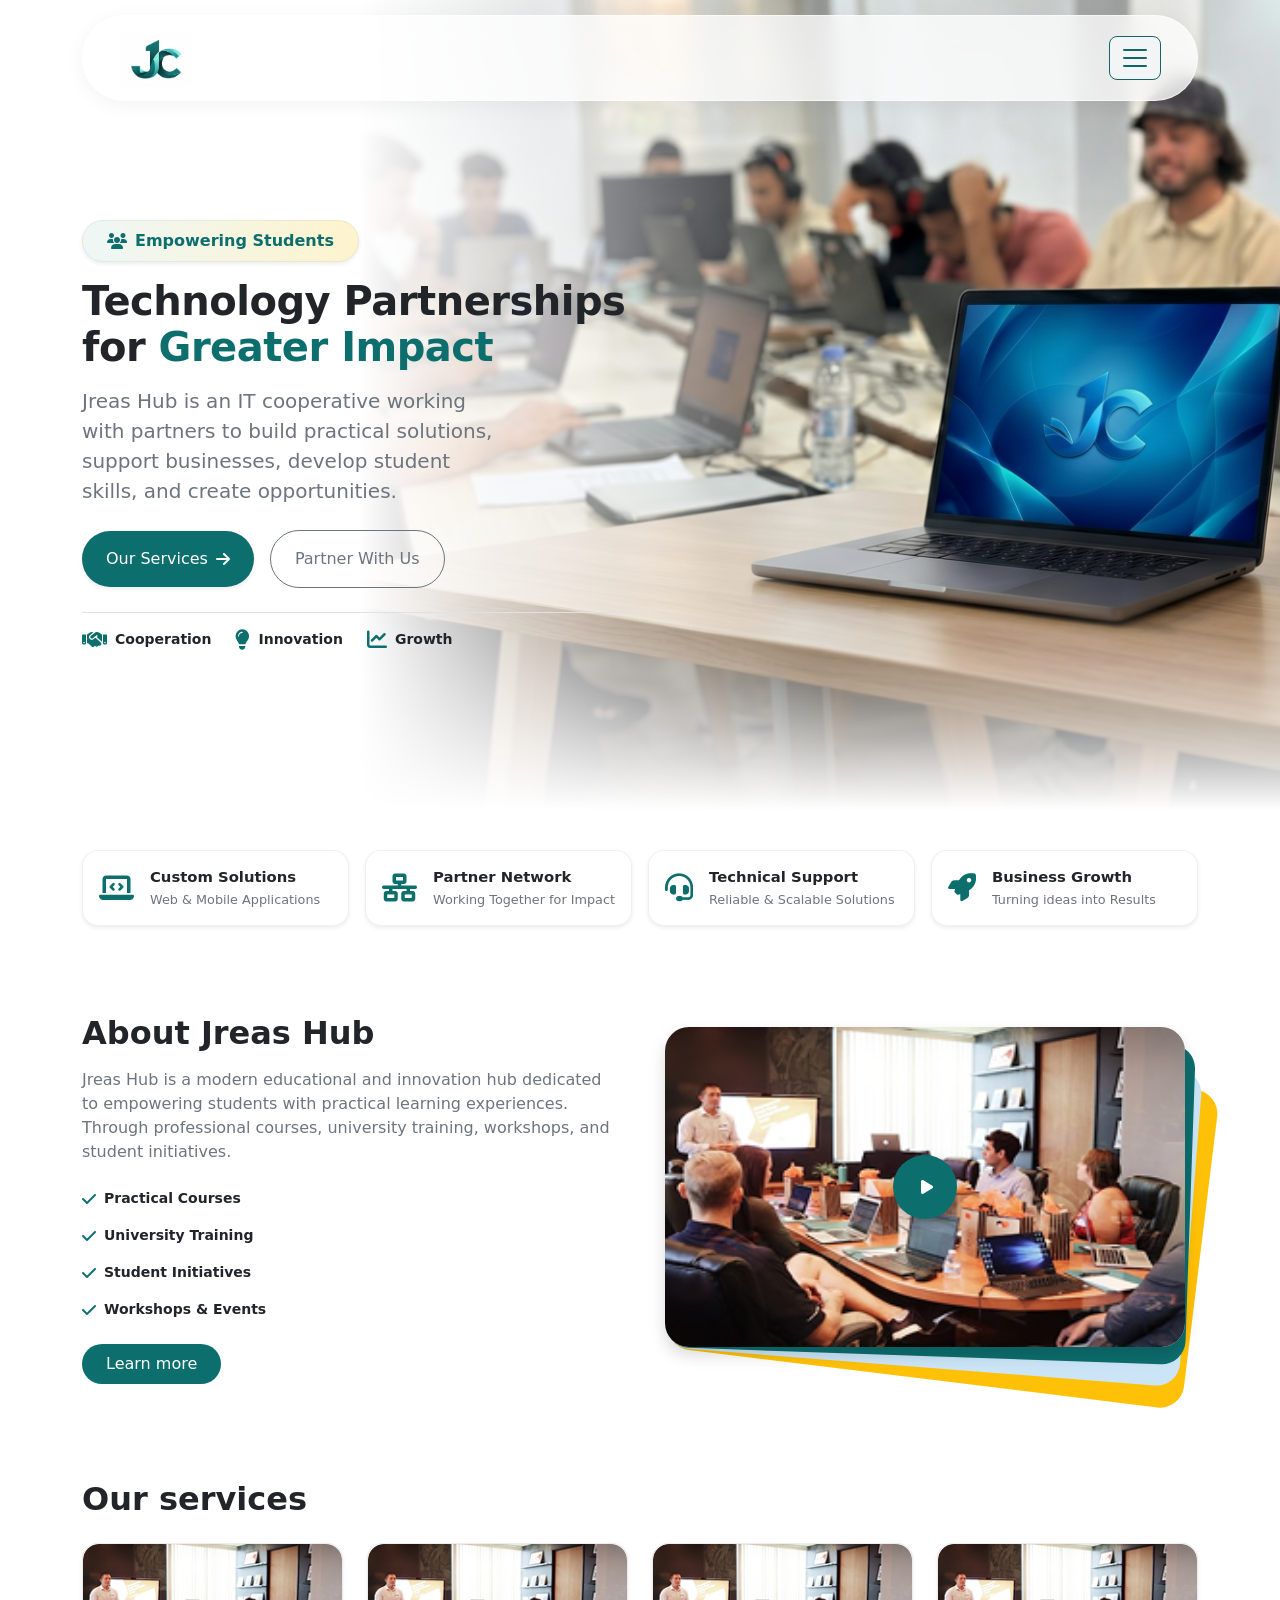
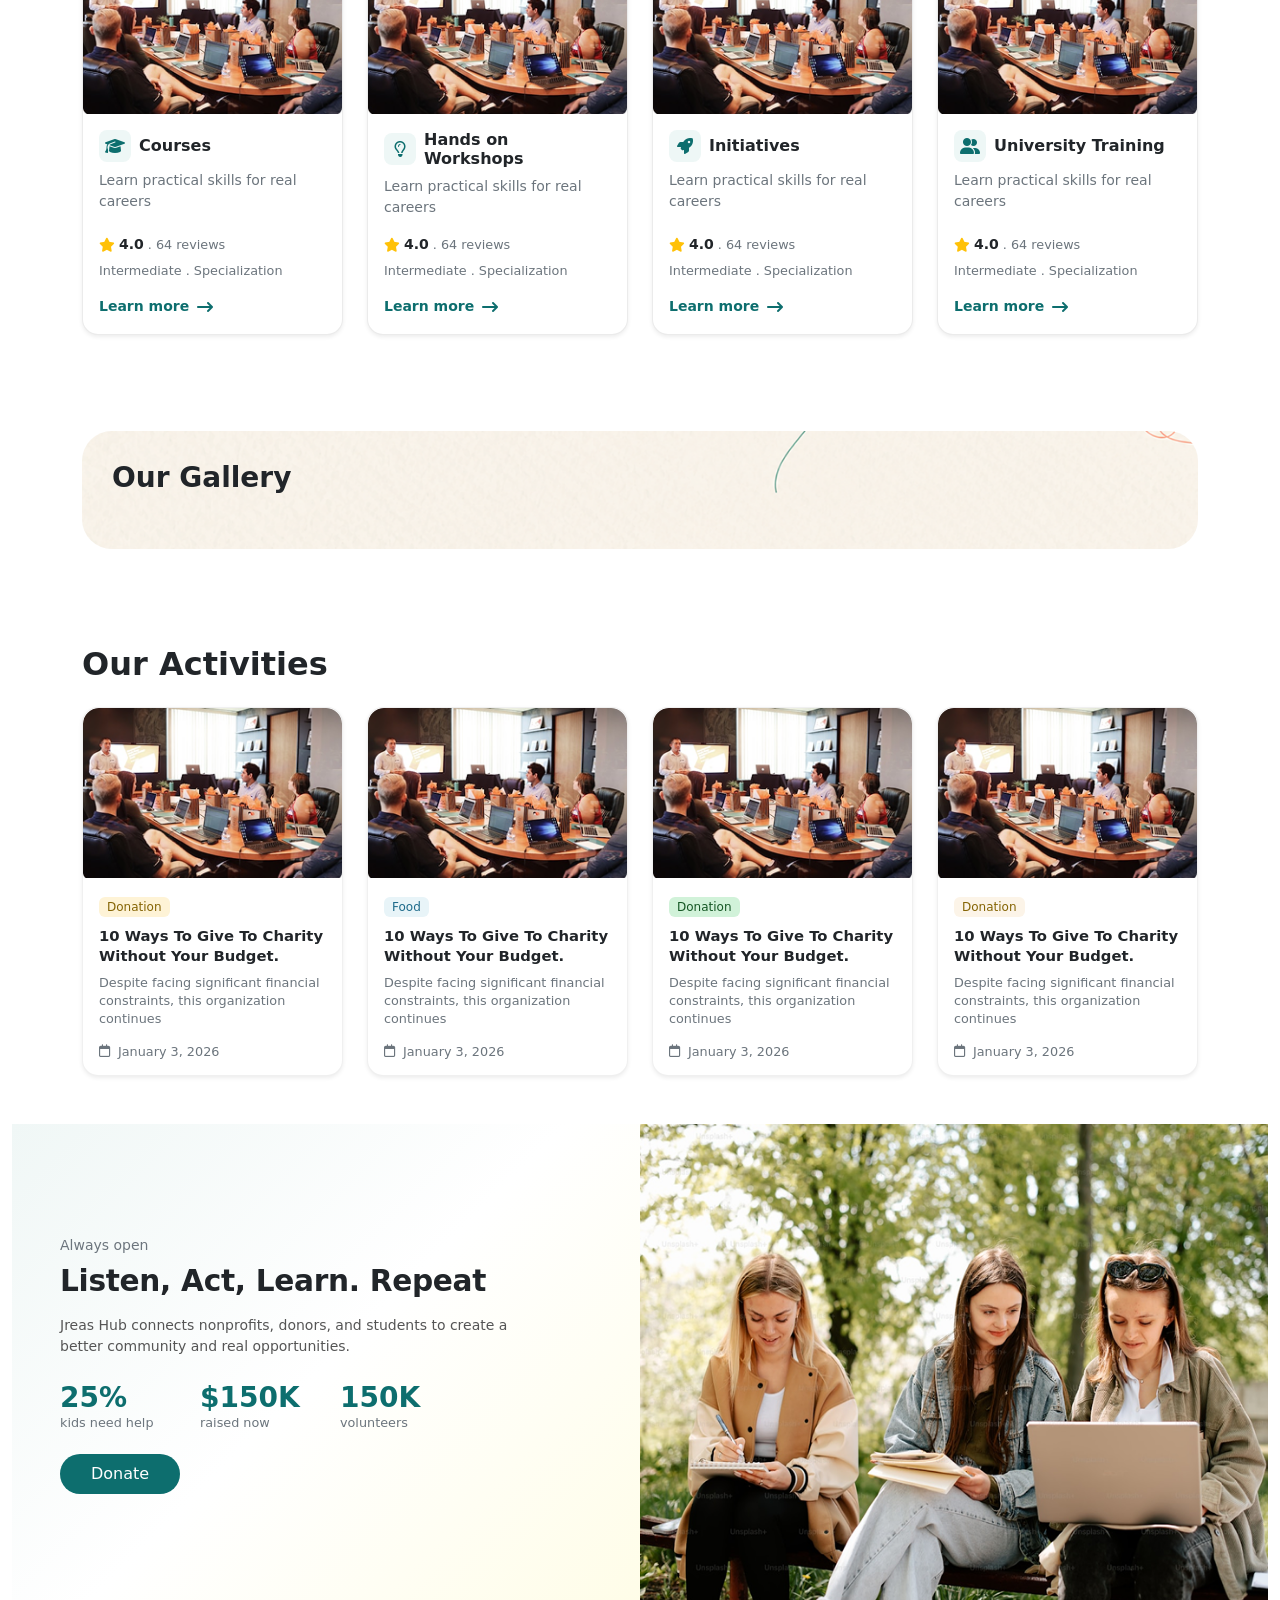
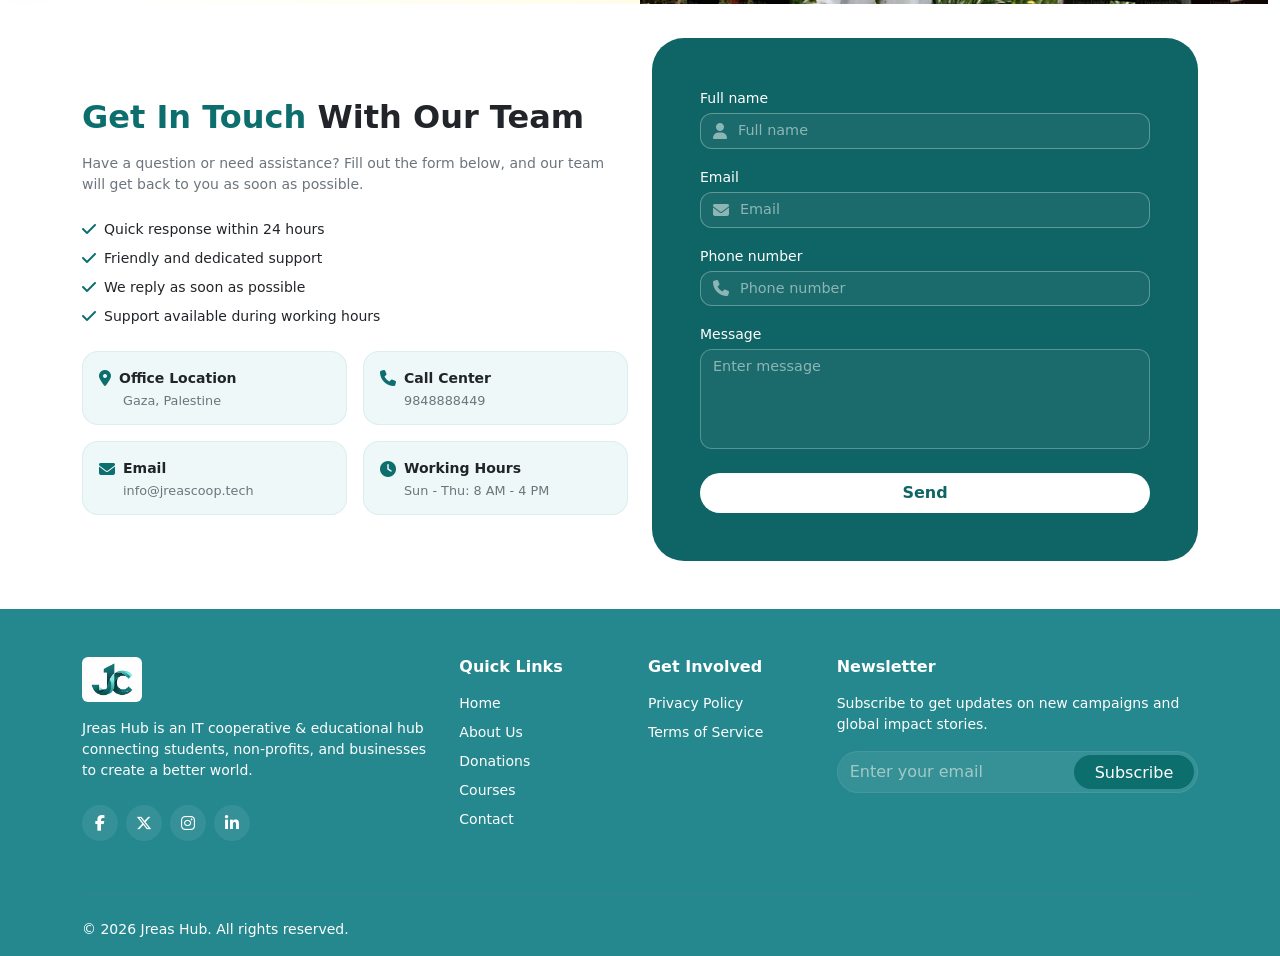
<file: index.html>
<!Doctype html>
<html lang="en">

<head>
  <title>Jreas Coop</title>
  <meta charset="utf-8">
  <link rel="stylesheet" href="https://cdnjs.cloudflare.com/ajax/libs/font-awesome/6.5.1/css/all.min.css" />
  <meta name="viewport" content="width=device-width, initial-scale=1">
  <link rel="stylesheet" href="assets/css/bootstrap.min.css" type="text/css">
  <link rel="stylesheet" href="assets/css/owl.carousel.min.css" type="text/css">
  <link rel="stylesheet" href="assets/css/style.css" type="text/css">

  <style>
    /* -------------------------------------------------------------
       1. تنسيقات الهيدر العائم والشفاف بالإنحناء الأنيق (Glass Header)
       ------------------------------------------------------------- */
    .header.fixed-top {
      padding: 15px 0;
      transition: all 0.4s ease-in-out;
      background: transparent;
    }

    /* الشريط الداخلي للتصميم الزجاجي */
    .header .navbar {
      background: rgba(255, 255, 255, 0.75);
      backdrop-filter: blur(12px);
      -webkit-backdrop-filter: blur(12px);
      border-radius: 50px;
      padding: 8px 24px;
      box-shadow: 0 4px 20px rgba(0, 0, 0, 0.05);
      border: 1px solid rgba(255, 255, 255, 0.6);
      transition: all 0.4s ease-in-out;
    }

    /* عند التمرير للأسفل (Scrolling Effect) */
    .header.scrolled {
      padding: 10px 0;
    }

    .header.scrolled .navbar {
      background: rgba(255, 255, 255, 0.88);
      box-shadow: 0 10px 30px rgba(0, 0, 0, 0.1);
      border-radius: 40px;
    }

    /* -------------------------------------------------------------
       2. تنسيقات الـ Hero وتكبير مساحة صورة الطلاب
       ------------------------------------------------------------- */
    .HeroSection {
      position: relative;
      overflow: hidden;
      min-height: 90vh; /* زيادة الارتفاع الكلي للقسم */
      display: flex;
      align-items: center;
      padding-top: 120px;
      padding-bottom: 60px;
    }

    /* حاوية الصورة الخلفية المطلقة - تم تكبير المساحة لـ 72% */
    .hero-bg-wrapper {
      position: absolute;
      top: 0;
      right: 0;
      width: 72%; /* تكبير المساحة الأفقية للصورة */
      height: 100%;
      z-index: 1;
      pointer-events: none;
    }

    .hero-bg-wrapper img {
      width: 100%;
      height: 100%;
      object-fit: cover;
      object-position: 70% 20%; /* ضبط التركيز على أجهزة الطلاب والأشخاص */
      
      /* تأثير التدرج والفيد العريض للدمج بشكل فخم مع النصوص */
      -webkit-mask-image: linear-gradient(to left, rgba(0, 0, 0, 1) 50%, rgba(0, 0, 0, 0) 100%),
                          linear-gradient(to bottom, rgba(0, 0, 0, 1) 75%, rgba(0, 0, 0, 0) 100%);
      mask-image: linear-gradient(to left, rgba(0, 0, 0, 1) 50%, rgba(0, 0, 0, 0) 100%),
                  linear-gradient(to bottom, rgba(0, 0, 0, 1) 75%, rgba(0, 0, 0, 0) 100%);
      -webkit-mask-composite: destination-in;
      mask-composite: intersect;
    }

    /* إبقاء المحتوى والنصوص فوق الصورة */
    .hero-content {
      position: relative;
      z-index: 2;
    }

    /* التجاوب مع شاشات الموبايل */
    @media (max-width: 991px) {
      .header .navbar {
        border-radius: 20px;
      }
      .hero-bg-wrapper {
        position: relative;
        width: 100%;
        height: 380px;
        margin-top: 20px;
      }
      .hero-bg-wrapper img {
        -webkit-mask-image: linear-gradient(to bottom, rgba(0,0,0,1) 60%, rgba(0,0,0,0) 100%);
        mask-image: linear-gradient(to bottom, rgba(0,0,0,1) 60%, rgba(0,0,0,0) 100%);
      }
      .HeroSection {
        min-height: auto;
        padding-top: 100px;
      }
    }
  </style>
</head>

<body>
  <!-- back to top button-->
  <a class="backTop" href="##">
    <i class="fas fa-arrow-up"></i>
  </a>

  <!-- Header Section -->
  <section class="header fixed-top" id="mainHeader">
    <div class="container">
      <nav class="navbar navbar-expand-xxl navbar-dark">
        <div class="container-fluid">
          <a class="navbar-brand" href="index.html">
            <img src="assets/img/loggggggggggggo.jfif" alt="Logo" class="d-inline-block align-text-top" style="height: 55px; width: auto; border-radius: 8px;">
          </a>
          <button class="navbar-toggler" type="button" aria-label="Toggle navigation">
            <span class="navbar-toggler-icon"></span>
          </button>
          <div class="collapse navbar-collapse" id="navbarsExampleXxl">
            <ul class="navbar-nav m-auto mb-2 mb-xl-0">
              <li class="nav-item">
                <a class="nav-link active" aria-current="page" href="index.html">Home</a>
              </li>
              <li class="nav-item">
                <a class="nav-link" href="JreasLab.html">JreasLab</a>
              </li>
              <li class="nav-item">
                <a class="nav-link" href="Donation.html">Donation</a>
              </li>
              <li class="nav-item dropdown">
                <a class="nav-link dropdown-toggle custom-dropdown-toggle text-dark" href="#" id="servicesDropdown" role="button" data-bs-toggle="dropdown" aria-expanded="false">
                  Services
                  <i class="fa-solid fa-chevron-down ms-1 dropdown-icon" style="font-size: 0.8em;"></i>  
                </a>
                <ul class="dropdown-menu custom-dropdown-menu border-0 shadow-sm rounded-3" aria-labelledby="servicesDropdown">
                  <li><a class="dropdown-item py-2 px-3" href="cources.html">Courses</a></li>
                  <li><a class="dropdown-item py-2 px-3" href="workshops.html">Workshops</a></li>
                  <li><a class="dropdown-item py-2 px-3" href="university-training.html">University Training</a></li>
                  <li><a class="dropdown-item py-2 px-3" href="Initiatives.html">Initiatives</a></li>
                </ul>
              </li>
              <li class="nav-item">
                <a class="nav-link" href="About.html">About Us</a>
              </li>
              <li class="nav-item">
                <a class="nav-link" href="Contact.html">Contact</a>
              </li>
            </ul>


              <!-- Language Dropdown -->
              <div class="dropdown language-dropdown">
                <button class="lang-action-btn border-0 shadow-none dropdown-toggle" type="button" id="languageDropdown" data-bs-toggle="dropdown" aria-expanded="false" aria-label="Change Language">
                  <i class="fa-solid fa-globe"></i>
                </button>
                <ul class="dropdown-menu custom-lang-menu border-0 shadow-sm rounded-3 mt-2" aria-labelledby="languageDropdown">
                  <li><a class="dropdown-item py-1 px-2 fs-9" href="#">English</a></li>
                  <li><a class="dropdown-item py-1 px-2 fs-9" href="#">العربية</a></li>
                </ul>
              </div>

            
              <!-- Donate Button -->
              <a href="https://givebutter.com/gaza-wifi-center-jreas-labs-hirdy3" class="btn btn-teal px-4 py-2 rounded-pill fw-medium">
                Donate
              </a>
            </div>
          </div>
        </div>
      </nav>
    </div>
  </section>

  <!-- Modern Hero Section (الصورة ممتدة ومكبرة في الأعلى) -->
  <section class="HeroSection" id="home">
    <!-- الصورة الخلفية المرتفعة والممتدة بمساحة أكبر -->
    <div class="hero-bg-wrapper">
      <img src="assets/img/hero.jpg" alt="Jreas Hub Teamwork & Tech">
    </div>

    <div class="container hero-content">
      <div class="row align-items-center">
        <!-- النصوص والمحتوى الأيسر -->
        <div class="col-lg-6 col-xl-6">
          <div class="custom-badge d-inline-flex align-items-center gap-2 px-4 py-2 rounded-pill mb-3 bg-white shadow-sm">
            <i class="fa-solid fa-users text-teal"></i>
            <span class="fw-semibold text-teal fs-6">Empowering Students</span>
          </div> 
          <h1 class="hero-title fw-bold text-dark mb-3 display-4">
            Technology Partnerships <br />
            for <span class="text-teal">Greater Impact</span>
          </h1> 
          <p class="hero-text text-muted mb-4 pe-lg-3 fs-5 leading-relaxed">
            Jreas Hub is an IT cooperative working with partners to build practical solutions, support businesses, develop student skills, and create opportunities.
          </p>

          <!-- الأزرار الرئيسية -->
          <div class="d-flex flex-wrap align-items-center gap-3 mb-4">
            <a href="cources.html" class="btn btn-teal px-4 py-3 rounded-pill fw-medium d-inline-flex align-items-center gap-2 shadow-sm">
              Our Services <i class="fa-solid fa-arrow-right"></i>
            </a>
            <a href="Contact.html" class="btn btn-outline-secondary px-4 py-3 rounded-pill fw-medium">
              Partner With Us
            </a>
          </div>

          <!-- الركائز والأيقونات السريعة -->
          <div class="d-flex align-items-center gap-4 text-muted small pt-3 border-top">
            <div class="d-flex align-items-center gap-2">
              <i class="fa-solid fa-handshake text-teal fs-5"></i>
              <span class="fw-semibold text-dark">Cooperation</span>
            </div>
            <div class="d-flex align-items-center gap-2">
              <i class="fa-solid fa-lightbulb text-teal fs-5"></i>
              <span class="fw-semibold text-dark">Innovation</span>
            </div>
            <div class="d-flex align-items-center gap-2">
              <i class="fa-solid fa-chart-line text-teal fs-5"></i>
              <span class="fw-semibold text-dark">Growth</span>
            </div>
          </div>
        </div>
      </div>
    </div>
  </section>

  <!-- Features Cards Section -->
  <section class="features py-4">
    <div class="container py-3">
      <div class="row g-3">
        <!-- Card 1 -->
        <div class="col-12 col-sm-6 col-lg-3">
          <div class="feature-card d-flex align-items-center p-3 rounded-4 shadow-sm h-100 bg-white">
            <div class="icon-wrapper me-3">
              <i class="fa-solid fa-laptop-code text-teal fs-3"></i>
            </div>
            <div>
              <h6 class="fw-bold mb-1 card-title text-dark">Custom Solutions</h6>
              <p class="text-muted small mb-0 card-desc">Web & Mobile Applications</p>
            </div>
          </div>
        </div>

        <!-- Card 2 -->
        <div class="col-12 col-sm-6 col-lg-3">
          <div class="feature-card d-flex align-items-center p-3 rounded-4 shadow-sm h-100 bg-white">
            <div class="icon-wrapper me-3">
              <i class="fa-solid fa-network-wired text-teal fs-3"></i>
            </div>
            <div>
              <h6 class="fw-bold mb-1 card-title text-dark">Partner Network</h6>
              <p class="text-muted small mb-0 card-desc">Working Together for Impact</p>
            </div>
          </div>
        </div>

        <!-- Card 3 -->
        <div class="col-12 col-sm-6 col-lg-3">
          <div class="feature-card d-flex align-items-center p-3 rounded-4 shadow-sm h-100 bg-white">
            <div class="icon-wrapper me-3">
              <i class="fa-solid fa-headset text-teal fs-3"></i>
            </div>
            <div>
              <h6 class="fw-bold mb-1 card-title text-dark">Technical Support</h6>
              <p class="text-muted small mb-0 card-desc">Reliable & Scalable Solutions</p>
            </div>
          </div>
        </div>

        <!-- Card 4 -->
        <div class="col-12 col-sm-6 col-lg-3">
          <div class="feature-card d-flex align-items-center p-3 rounded-4 shadow-sm h-100 bg-white">
            <div class="icon-wrapper me-3">
              <i class="fa-solid fa-rocket text-teal fs-3"></i>
            </div>
            <div>
              <h6 class="fw-bold mb-1 card-title text-dark">Business Growth</h6>
              <p class="text-muted small mb-0 card-desc">Turning ideas into Results</p>
            </div>
          </div>
        </div>
      </div>
    </div>      
  </section>

  <!-- About Jreas Section -->
  <section class="AboutJreas py-5">
    <div class="container">
      <div class="row align-items-center gy-5">
        <div class="col-lg-6">
          <h2 class="fw-bold text-dark mb-3">About Jreas Hub</h2>
          <p class="text-muted mb-4 pe-lg-3 leading-relaxed">
            Jreas Hub is a modern educational and innovation hub dedicated to empowering students with practical learning experiences. Through professional courses, university training, workshops, and student initiatives.
          </p>

          <div class="row g-3 mb-4">
            <div class="col-12 d-flex align-items-center gap-2">
              <i class="fa-solid fa-check text-teal"></i>
              <span class="fw-semibold text-dark small">Practical Courses</span>
            </div>
            <div class="col-12 d-flex align-items-center gap-2">
              <i class="fa-solid fa-check text-teal"></i>
              <span class="fw-semibold text-dark small">University Training</span>
            </div>
            <div class="col-12 d-flex align-items-center gap-2">
              <i class="fa-solid fa-check text-teal"></i>
              <span class="fw-semibold text-dark small">Student Initiatives</span>
            </div>
            <div class="col-12 d-flex align-items-center gap-2">
              <i class="fa-solid fa-check text-teal"></i>
              <span class="fw-semibold text-dark small">Workshops & Events</span>
            </div>
          </div>

          <a href="About.html" class="btn btn-teal px-4 py-2 rounded-pill fw-medium">
            Learn more
          </a>
        </div>

        <div class="col-lg-6">
          <div class="video-stack-wrapper">
            <div class="stack-card stack-yellow"></div>
            <div class="stack-card stack-blue"></div>
            <div class="stack-card stack-teal"></div>
            
            <div class="main-video-card overflow-hidden shadow">
              <img src="assets/img/service.png" alt="About Jreas Hub Video" class="img-fluid w-100 h-100 object-fit-cover" />
              <button class="play-btn border-0 shadow" aria-label="Play Video">
                <i class="fa-solid fa-play text-white ms-1"></i>
              </button>
            </div>
          </div>
        </div>
      </div>
    </div>
  </section>

  <!-- Services Section -->
  <section class="Servicess py-5">
    <div class="container">
      <h2 class="fw-bold text-dark mb-4">Our services</h2>
      <div class="row g-4">
        <!-- Card 1 -->
        <div class="col-12 col-sm-6 col-lg-3">
          <div class="card service-card h-100 border-0 shadow-sm rounded-4 overflow-hidden">
            <div class="card-img-wrapper">
              <img src="assets/img/service.png" class="card-img-top" alt="Courses">
            </div>
            <div class="card-body p-3 d-flex flex-column">
              <div class="d-flex align-items-center gap-2 mb-2">
                <div class="icon-badge">
                  <i class="fa-solid fa-graduation-cap text-teal"></i>
                </div>
                <h6 class="fw-bold mb-0 text-dark">Courses</h6>
              </div>
              <p class="text-muted small mb-3">Learn practical skills for real careers</p>
              
              <div class="mt-auto">
                <div class="d-flex align-items-center gap-1 mb-2">
                  <i class="fa-solid fa-star text-warning small"></i>
                  <span class="fw-bold small text-dark">4.0</span>
                  <span class="text-muted extra-small">. 64 reviews</span>
                </div>
                <div class="text-muted extra-small mb-3">Intermediate . Specialization</div>
                <a href="cources.html" class="learn-more-link text-teal fw-semibold text-decoration-none d-inline-flex align-items-center gap-2">
                  Learn more <i class="fa-solid fa-arrow-right-long fs-6"></i>
                </a>
              </div>
            </div>
          </div>
        </div>

        <!-- Card 2 -->
        <div class="col-12 col-sm-6 col-lg-3">
          <div class="card service-card h-100 border-0 shadow-sm rounded-4 overflow-hidden">
            <div class="card-img-wrapper">
              <img src="assets/img/service.png" class="card-img-top" alt="Workshops">
            </div>
            <div class="card-body p-3 d-flex flex-column">
              <div class="d-flex align-items-center gap-2 mb-2">
                <div class="icon-badge">
                  <i class="fa-regular fa-lightbulb text-teal"></i>
                </div>
                <h6 class="fw-bold mb-0 text-dark">Hands on Workshops</h6>
              </div>
              <p class="text-muted small mb-3">Learn practical skills for real careers</p>
              
              <div class="mt-auto">
                <div class="d-flex align-items-center gap-1 mb-2">
                  <i class="fa-solid fa-star text-warning small"></i>
                  <span class="fw-bold small text-dark">4.0</span>
                  <span class="text-muted extra-small">. 64 reviews</span>
                </div>
                <div class="text-muted extra-small mb-3">Intermediate . Specialization</div>
                <a href="workshops.html" class="learn-more-link text-teal fw-semibold text-decoration-none d-inline-flex align-items-center gap-2">
                  Learn more <i class="fa-solid fa-arrow-right-long fs-6"></i>
                </a>
              </div>
            </div>
          </div>
        </div>

        <!-- Card 3 -->
        <div class="col-12 col-sm-6 col-lg-3">
          <div class="card service-card h-100 border-0 shadow-sm rounded-4 overflow-hidden">
            <div class="card-img-wrapper">
              <img src="assets/img/service.png" class="card-img-top" alt="Initiatives">
            </div>
            <div class="card-body p-3 d-flex flex-column">
              <div class="d-flex align-items-center gap-2 mb-2">
                <div class="icon-badge">
                  <i class="fa-solid fa-rocket text-teal"></i>
                </div>
                <h6 class="fw-bold mb-0 text-dark">Initiatives</h6>
              </div>
              <p class="text-muted small mb-3">Learn practical skills for real careers</p>
              
              <div class="mt-auto">
                <div class="d-flex align-items-center gap-1 mb-2">
                  <i class="fa-solid fa-star text-warning small"></i>
                  <span class="fw-bold small text-dark">4.0</span>
                  <span class="text-muted extra-small">. 64 reviews</span>
                </div>
                <div class="text-muted extra-small mb-3">Intermediate . Specialization</div>
                <a href="Initiatives.html" class="learn-more-link text-teal fw-semibold text-decoration-none d-inline-flex align-items-center gap-2">
                  Learn more <i class="fa-solid fa-arrow-right-long fs-6"></i>
                </a>
              </div>
            </div>
          </div>
        </div>

        <!-- Card 4 -->
        <div class="col-12 col-sm-6 col-lg-3">
          <div class="card service-card h-100 border-0 shadow-sm rounded-4 overflow-hidden">
            <div class="card-img-wrapper">
              <img src="assets/img/service.png" class="card-img-top" alt="University Training">
            </div>
            <div class="card-body p-3 d-flex flex-column">
              <div class="d-flex align-items-center gap-2 mb-2">
                <div class="icon-badge">
                  <i class="fa-solid fa-user-group text-teal"></i>
                </div>
                <h6 class="fw-bold mb-0 text-dark">University Training</h6>
              </div>
              <p class="text-muted small mb-3">Learn practical skills for real careers</p>
              
              <div class="mt-auto">
                <div class="d-flex align-items-center gap-1 mb-2">
                  <i class="fa-solid fa-star text-warning small"></i>
                  <span class="fw-bold small text-dark">4.0</span>
                  <span class="text-muted extra-small">. 64 reviews</span>
                </div>
                <div class="text-muted extra-small mb-3">Intermediate . Specialization</div>
                <a href="university-training.html" class="learn-more-link text-teal fw-semibold text-decoration-none d-inline-flex align-items-center gap-2">
                  Learn more <i class="fa-solid fa-arrow-right-long fs-6"></i>
                </a>
              </div>
            </div>
          </div>
        </div>
      </div>
    </div>
  </section>

  <!-- Gallery Section -->
  <section class="gallery-section py-5">
    <div class="container">
      <div class="gallery-card-wrapper position-relative overflow-hidden">
        <h3 class="fw-bold text-dark mb-4 position-relative z-1">Our Gallery</h3>
        <div class="owl-carousel owl-theme">
          <div class="item">
            <img src="assets/img/service.png" alt="Volunteers working" class="img-fluid w-100 h-100 object-fit-cover" />
          </div>
          <div class="item">
            <img src="assets/img/service.png" alt="Volunteers working" class="img-fluid w-100 h-100 object-fit-cover" />
          </div>
          <div class="item">
            <img src="assets/img/service.png" alt="Volunteers working" class="img-fluid w-100 h-100 object-fit-cover" />
          </div>
          <div class="item">
            <img src="assets/img/service.png" alt="Volunteers working" class="img-fluid w-100 h-100 object-fit-cover" />
          </div>
        </div>
      </div>
    </div>
  </section>

  <!-- Activities Section -->
  <section class="activities-section py-5">
    <div class="container">
      <h2 class="fw-bold text-dark mb-4">Our Activities</h2>
      <div class="row g-4">
        <!-- Card 1 -->
        <div class="col-12 col-sm-6 col-lg-3">
          <div class="card activity-card h-100 border-0 shadow-sm rounded-4 overflow-hidden">
            <div class="card-img-wrapper">
              <img src="assets/img/service.png" class="card-img-top" alt="Donation Activity">
            </div>
            <div class="card-body p-3 d-flex flex-column">
              <div class="mb-2">
                <span class="badge badge-yellow text-dark-yellow px-2 py-1 rounded-2">Donation</span>
              </div>
              <h6 class="fw-bold card-title text-dark mb-2">
                10 Ways To Give To Charity Without Your Budget.
              </h6>
              <p class="text-muted small card-desc mb-3">
                Despite facing significant financial constraints, this organization continues
              </p>
              <div class="mt-auto d-flex align-items-center gap-2 text-muted extra-small">
                <i class="fa-regular fa-calendar"></i>
                <span>January 3, 2026</span>
              </div>
            </div>
          </div>
        </div>

        <!-- Card 2 -->
        <div class="col-12 col-sm-6 col-lg-3">
          <div class="card activity-card h-100 border-0 shadow-sm rounded-4 overflow-hidden">
            <div class="card-img-wrapper">
              <img src="assets/img/service.png" class="card-img-top" alt="Donation Activity">
            </div>
            <div class="card-body p-3 d-flex flex-column">
              <div class="mb-2">
                <span class="badge badge-blue text-dark-blue px-2 py-1 rounded-2">Food</span>
              </div>
              <h6 class="fw-bold card-title text-dark mb-2">
                10 Ways To Give To Charity Without Your Budget.
              </h6>
              <p class="text-muted small card-desc mb-3">
                Despite facing significant financial constraints, this organization continues
              </p>
              <div class="mt-auto d-flex align-items-center gap-2 text-muted extra-small">
                <i class="fa-regular fa-calendar"></i>
                <span>January 3, 2026</span>
              </div>
            </div>
          </div>
        </div>

        <!-- Card 3 -->
        <div class="col-12 col-sm-6 col-lg-3">
          <div class="card activity-card h-100 border-0 shadow-sm rounded-4 overflow-hidden">
            <div class="card-img-wrapper">
              <img src="assets/img/service.png" class="card-img-top" alt="Donation Activity">
            </div>
            <div class="card-body p-3 d-flex flex-column">
              <div class="mb-2">
                <span class="badge badge-green text-dark-green px-2 py-1 rounded-2">Donation</span>
              </div>
              <h6 class="fw-bold card-title text-dark mb-2">
                10 Ways To Give To Charity Without Your Budget.
              </h6>
              <p class="text-muted small card-desc mb-3">
                Despite facing significant financial constraints, this organization continues
              </p>
              <div class="mt-auto d-flex align-items-center gap-2 text-muted extra-small">
                <i class="fa-regular fa-calendar"></i>
                <span>January 3, 2026</span>
              </div>
            </div>
          </div>
        </div>

        <!-- Card 4 -->
        <div class="col-12 col-sm-6 col-lg-3">
          <div class="card activity-card h-100 border-0 shadow-sm rounded-4 overflow-hidden">
            <div class="card-img-wrapper">
              <img src="assets/img/service.png" class="card-img-top" alt="Donation Activity">
            </div>
            <div class="card-body p-3 d-flex flex-column">
              <div class="mb-2">
                <span class="badge badge-cream text-dark-yellow px-2 py-1 rounded-2">Donation</span>
              </div>
              <h6 class="fw-bold card-title text-dark mb-2">
                10 Ways To Give To Charity Without Your Budget.
              </h6>
              <p class="text-muted small card-desc mb-3">
                Despite facing significant financial constraints, this organization continues
              </p>
              <div class="mt-auto d-flex align-items-center gap-2 text-muted extra-small">
                <i class="fa-regular fa-calendar"></i>
                <span>January 3, 2026</span>
              </div>
            </div>
          </div>
        </div>
      </div>
    </div>
  </section>

  <!-- Banner Section -->
  <section class="banner-section overflow-hidden position-relative">
    <div class="container-fluid">
      <div class="row g-0 align-items-stretch">
        <div class="col-lg-6 banner-content-side d-flex align-items-center">
          <div class="container-fluid px-md-5 py-5">
            <div class="banner-text-wrapper ms-lg-auto me-lg-5" style="max-width: 520px;">
              <span class="text-muted small fw-medium mb-2 d-block">Always open</span>
              <h2 class="fw-bold text-dark mb-3 banner-heading">
                Listen, Act, Learn. Repeat
              </h2>
              <p class="text-muted small mb-4 banner-desc">
                Jreas Hub connects nonprofits, donors, and students to create a better community and real opportunities.
              </p>

              <div class="row g-3 mb-4 max-w-stats">
                <div class="col-4">
                  <h3 class="fw-bold text-teal mb-0">25%</h3>
                  <span class="text-muted extra-small">kids need help</span>
                </div>
                <div class="col-4">
                  <h3 class="fw-bold text-teal mb-0">$150K</h3>
                  <span class="text-muted extra-small">raised now</span>
                </div>
                <div class="col-4">
                  <h3 class="fw-bold text-teal mb-0">150K</h3>
                  <span class="text-muted extra-small">volunteers</span>
                </div>
              </div>

              <div>
                <a href="https://givebutter.com/gaza-wifi-center-jreas-labs-hirdy3" class="btn btn-teal px-4 py-2 rounded-pill fw-medium">
                  Donate
                </a>
              </div>
            </div>
          </div>
        </div>

        <div class="col-lg-6 banner-image-side">
          <img src="assets/img/Frame 1597883364.png" alt="Students learning together" class="img-fluid w-100 h-100 object-fit-cover" />
        </div>
      </div>
    </div>
  </section>

  <!-- Contact Section -->
  <section class="contact-section py-5">
    <div class="container">
      <div class="row align-items-stretch gy-4">
        <div class="col-lg-6 d-flex flex-column justify-content-center">
          <div>
            <h2 class="fw-bold text-dark mb-3">
              <span class="text-teal">Get In Touch</span> With Our Team
            </h2>
            <p class="text-muted small mb-4 pe-lg-3">
              Have a question or need assistance? Fill out the form below, and our team will get back to you as soon as possible.
            </p>

            <ul class="list-unstyled d-flex flex-column gap-2 mb-4">
              <li class="d-flex align-items-center gap-2 text-dark small fw-medium">
                <i class="fa-solid fa-check text-teal fs-6"></i> Quick response within 24 hours
              </li>
              <li class="d-flex align-items-center gap-2 text-dark small fw-medium">
                <i class="fa-solid fa-check text-teal fs-6"></i> Friendly and dedicated support
              </li>
              <li class="d-flex align-items-center gap-2 text-dark small fw-medium">
                <i class="fa-solid fa-check text-teal fs-6"></i> We reply as soon as possible
              </li>
              <li class="d-flex align-items-center gap-2 text-dark small fw-medium">
                <i class="fa-solid fa-check text-teal fs-6"></i> Support available during working hours
              </li>
            </ul>
          </div>

          <div class="row g-3">
            <div class="col-sm-6">
              <div class="contact-info-card p-3 rounded-4">
                <div class="d-flex align-items-center gap-2 mb-1">
                  <i class="fa-solid fa-location-dot text-teal"></i>
                  <span class="fw-bold text-dark small">Office Location</span>
                </div>
                <p class="text-muted extra-small mb-0 ms-4">Gaza, Palestine</p>
              </div>
            </div>

            <div class="col-sm-6">
              <div class="contact-info-card p-3 rounded-4">
                <div class="d-flex align-items-center gap-2 mb-1">
                  <i class="fa-solid fa-phone text-teal"></i>
                  <span class="fw-bold text-dark small">Call Center</span>
                </div>
                <p class="text-muted extra-small mb-0 ms-4">9848888449</p>
              </div>
            </div>

            <div class="col-sm-6">
              <div class="contact-info-card p-3 rounded-4">
                <div class="d-flex align-items-center gap-2 mb-1">
                  <i class="fa-solid fa-envelope text-teal"></i>
                  <span class="fw-bold text-dark small">Email</span>
                </div>
                <p class="text-muted extra-small mb-0 ms-4">info@jreascoop.tech</p>
              </div>
            </div>

            <div class="col-sm-6">
              <div class="contact-info-card p-3 rounded-4">
                <div class="d-flex align-items-center gap-2 mb-1">
                  <i class="fa-solid fa-clock text-teal"></i>
                  <span class="fw-bold text-dark small">Working Hours</span>
                </div>
                <p class="text-muted extra-small mb-0 ms-4">Sun - Thu: 8 AM - 4 PM</p>
              </div>
            </div>
          </div>
        </div>

        <div class="col-lg-6 row1">
          <div class="contact-form-wrapper p-4 p-md-5 rounded-5 h-100 d-flex flex-column justify-content-center">
            <form>
              <div class="mb-3">
                <label class="form-label text-white small mb-1">Full name</label>
                <div class="input-group custom-input-group">
                  <span class="input-group-text bg-transparent border-0 text-white-50 pe-0">
                    <i class="fa-solid fa-user"></i>
                  </span>
                  <input type="text" class="form-control custom-input" placeholder="Full name">
                </div>
              </div>

              <div class="mb-3">
                <label class="form-label text-white small mb-1">Email</label>
                <div class="input-group custom-input-group">
                  <span class="input-group-text bg-transparent border-0 text-white-50 pe-0">
                    <i class="fa-solid fa-envelope"></i>
                  </span>
                  <input type="email" class="form-control custom-input" placeholder="Email">
                </div>
              </div>

              <div class="mb-3">
                <label class="form-label text-white small mb-1">Phone number</label>
                <div class="input-group custom-input-group">
                  <span class="input-group-text bg-transparent border-0 text-white-50 pe-0">
                    <i class="fa-solid fa-phone"></i>
                  </span>
                  <input type="tel" class="form-control custom-input" placeholder="Phone number">
                </div>
              </div>

              <div class="mb-4">
                <label class="form-label text-white small mb-1">Message</label>
                <textarea class="form-control custom-input custom-textarea" rows="4" placeholder="Enter message"></textarea>
              </div>

              <button type="submit" class="btn btn-send w-100 rounded-pill py-2 fw-semibold">
                Send
              </button>
            </form>
          </div>
        </div>
      </div>
    </div>
  </section>

  <!-- Footer Section -->
  <footer class="footer-section bg-dark-teal text-white pt-5 pb-3">
    <div class="container">
      <div class="row g-3 mb-5">
        <div class="col-lg-4 col-md-6">
          <div class="footer-brand mb-3 d-flex align-items-center gap-2">
            <img src="assets/img/loggggggggggggo.jfif" alt="JreasHub Logo" height="45" class="object-fit-contain rounded-2">
          </div>
          <p class="text-light-teal small mb-4 pe-lg-3">
            Jreas Hub is an IT cooperative & educational hub connecting students, non-profits, and businesses to create a better world.
          </p>
          <div class="d-flex gap-2">
            <a href="#" class="social-icon-btn"><i class="fa-brands fa-facebook-f"></i></a>
            <a href="#" class="social-icon-btn"><i class="fa-brands fa-x-twitter"></i></a>
            <a href="#" class="social-icon-btn"><i class="fa-brands fa-instagram"></i></a>
            <a href="#" class="social-icon-btn"><i class="fa-brands fa-linkedin-in"></i></a>
          </div>
        </div>

        <div class="col-lg-2 col-md-6 col-6">
          <h5 class="fw-bold mb-3 text-white fs-6">Quick Links</h5>
          <ul class="list-unstyled footer-links small">
            <li class="mb-2"><a href="index.html">Home</a></li>
            <li class="mb-2"><a href="About.html">About Us</a></li>
            <li class="mb-2"><a href="Donation.html">Donations</a></li>
            <li class="mb-2"><a href="cources.html">Courses</a></li>
            <li class="mb-2"><a href="Contact.html">Contact</a></li>
          </ul>
        </div>

        <div class="col-lg-2 col-md-6 col-6">
          <h5 class="fw-bold mb-3 text-white fs-6">Get Involved</h5>
          <ul class="list-unstyled footer-links small">
            <li class="mb-2"><a href="#">Privacy Policy</a></li>
            <li class="mb-2"><a href="#">Terms of Service</a></li>
          </ul>
        </div>

        <div class="col-lg-4 col-md-6">
          <h5 class="fw-bold mb-3 text-white fs-6">Newsletter</h5>
          <p class="text-light-teal small mb-3">
            Subscribe to get updates on new campaigns and global impact stories.
          </p>
          <form class="newsletter-form position-relative">
            <div class="input-group">
              <input type="email" class="form-control rounded-pill pe-5 py-2 small" placeholder="Enter your email" required>
              <button class="btn btn-teal rounded-pill position-absolute end-0 top-0 bottom-0 m-1 px-3" type="submit">
                Subscribe
              </button>
            </div>
          </form>
        </div>
      </div>

      <hr class="border-secondary opacity-25 my-4">

      <div class="row align-items-center small text-light-teal">
        <div class="col-md-6 text-center text-md-start mb-2 mb-md-0">
          &copy; 2026 Jreas Hub. All rights reserved.
        </div>
      </div>
    </div>
  </footer>

  <!-- Scripts -->
  <script src="assets/js/jquery3.3.1.js"></script>
  <script src="assets/js/bootstrap.min.js"></script>
  <script src="assets/js/owl.carousel.min.js"></script>
  <script src="assets/js/main.js"></script>
  <script src="https://cdn.jsdelivr.net/npm/bootstrap@5.3.3/dist/js/bootstrap.bundle.min.js"></script>

  <!-- Script للتحكم في تأثير الهيدر العائم الشفاف عند التمرير -->
  <script>
    window.addEventListener('scroll', function() {
      const header = document.getElementById('mainHeader');
      if (window.scrollY > 30) {
        header.classList.add('scrolled');
      } else {
        header.classList.remove('scrolled');
      }
    });
  </script>
</body>

</html>
</file>
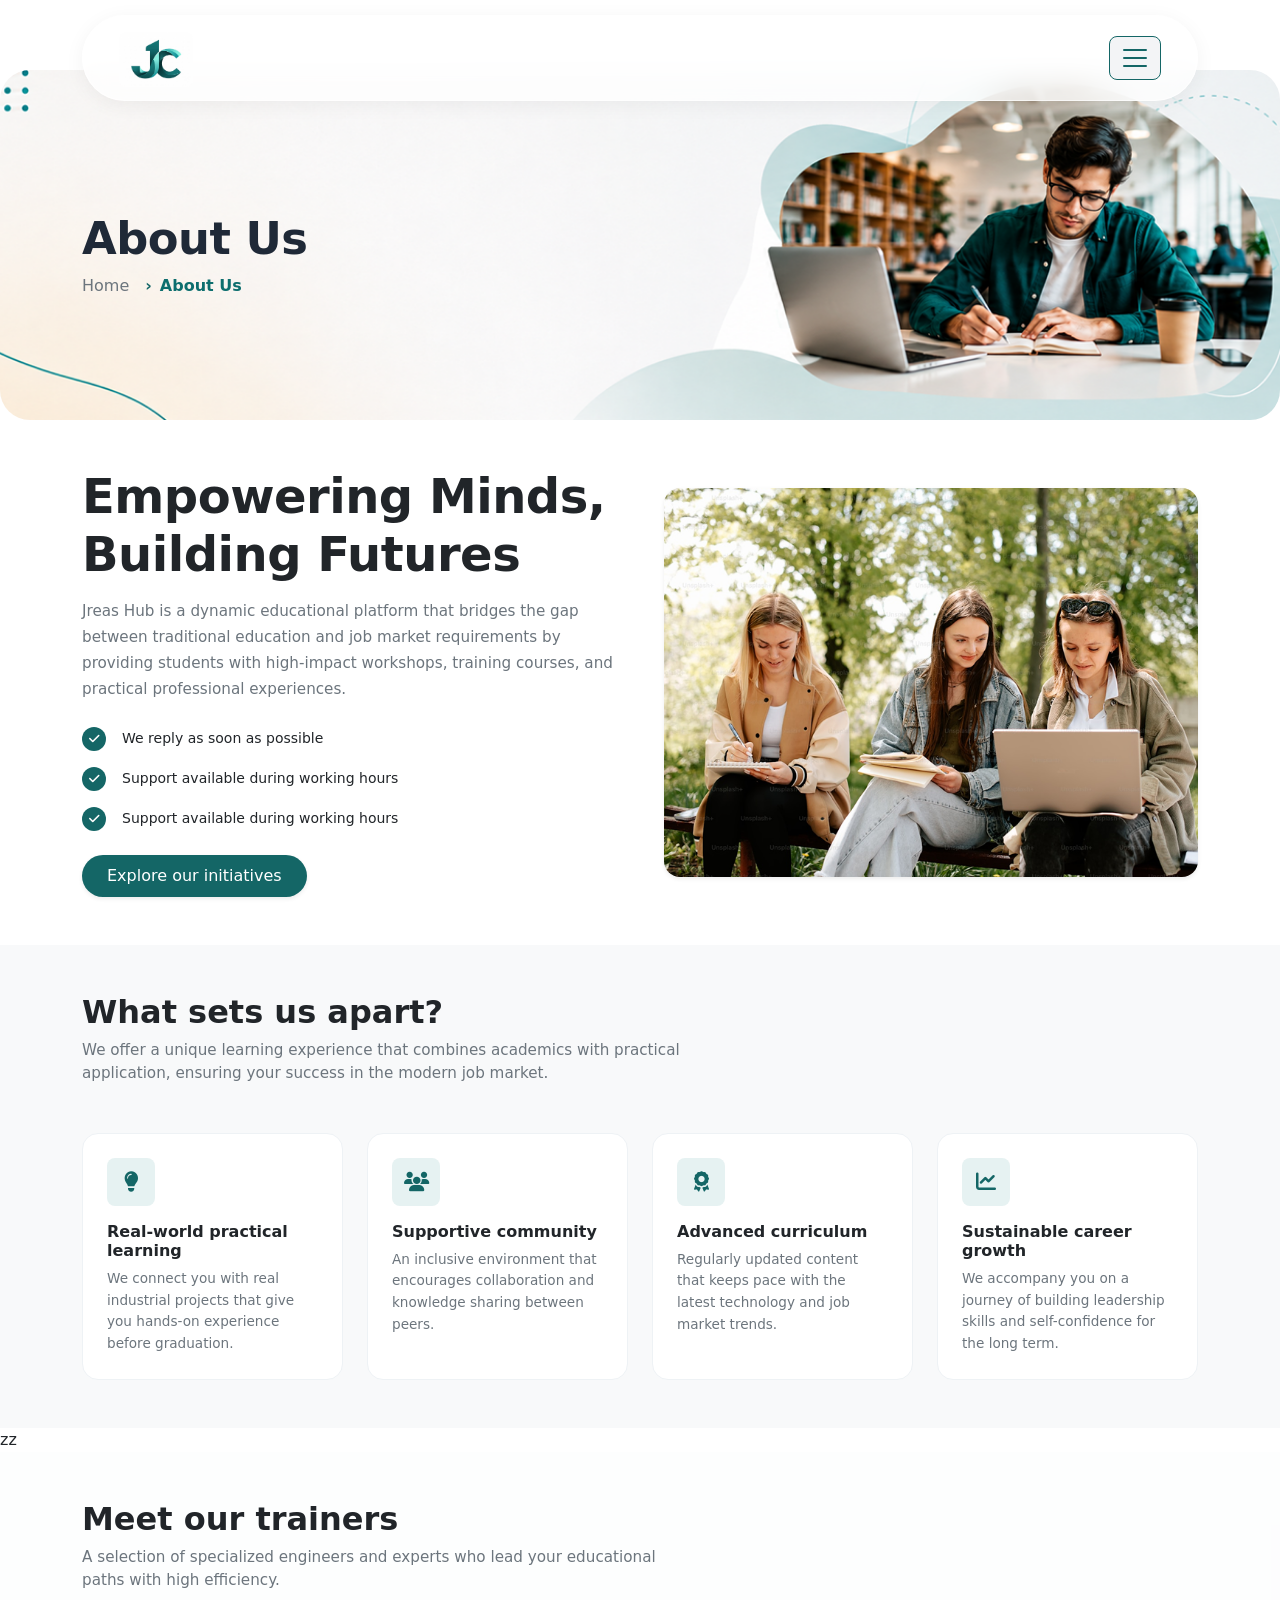
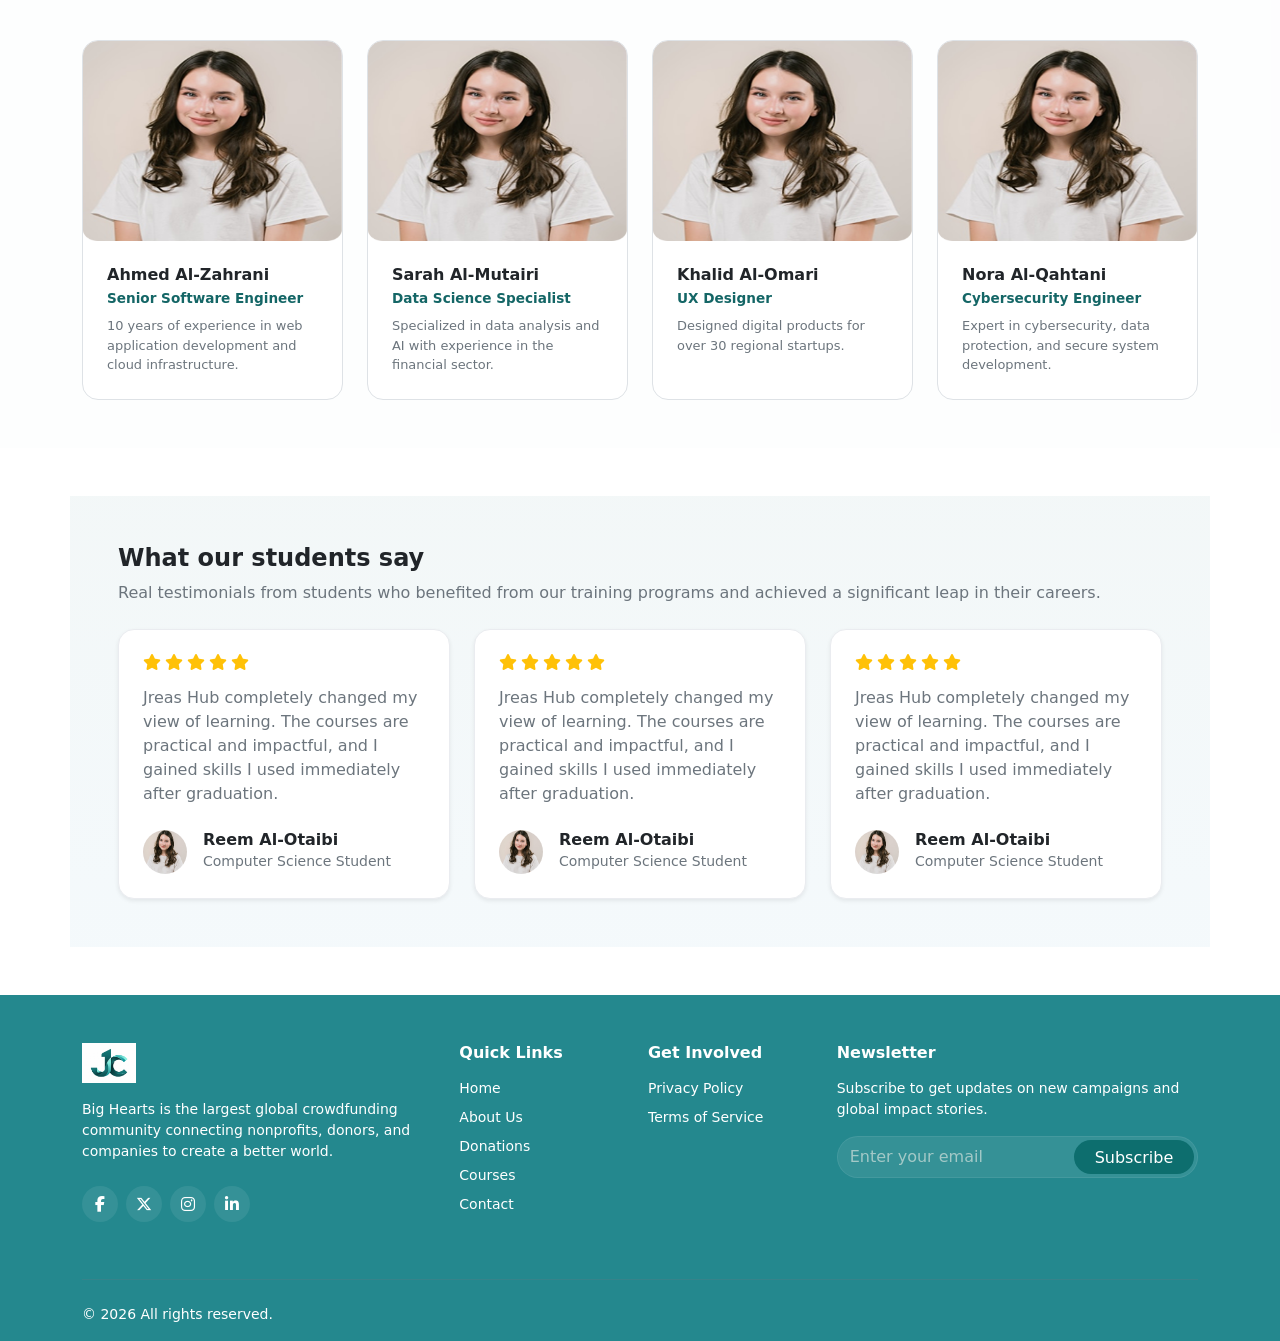
<file: About.html>
<!Doctype html>
<html>

<head>
	<title>Jreas Coop</title>
    <meta charset="utf-8">
    <link rel="stylesheet" href="https://cdnjs.cloudflare.com/ajax/libs/font-awesome/6.5.1/css/all.min.css" />
     <meta name="viewport"  content="width=device-width, initial-scale=1">
    <link rel="stylesheet" href="assets/css/bootstrap.min.css" type="text/css">
    	<link rel="stylesheet" href="assets/css/owl.carousel.min.css" type="text/css">

	<link rel="stylesheet" href="assets/css/style.css" type="text/css">

</head>

<body>
  <!-- back to top button-->
	<a class="backTop" href="##">
		<i class="fas fa-arrow-up"></i>
	</a>
  <!-- header Section -->
   <!-- Header Section -->
  <section class="header fixed-top" id="mainHeader">
    <div class="container">
      <nav class="navbar navbar-expand-xxl navbar-dark">
        <div class="container-fluid">
          <a class="navbar-brand" href="index.html">
            <img src="assets/img/loggggggggggggo.jfif" alt="Logo" class="d-inline-block align-text-top" style="height: 55px; width: auto; border-radius: 8px;">
          </a>
          <button class="navbar-toggler" type="button" aria-label="Toggle navigation">
            <span class="navbar-toggler-icon"></span>
          </button>
          <div class="collapse navbar-collapse" id="navbarsExampleXxl">
            <ul class="navbar-nav m-auto mb-2 mb-xl-0">
              <li class="nav-item">
                <a class="nav-link active" aria-current="page" href="index.html">Home</a>
              </li>
              <li class="nav-item">
                <a class="nav-link" href="JreasLab.html">JreasLab</a>
              </li>
              <li class="nav-item">
                <a class="nav-link" href="Donation.html">Donation</a>
              </li>
              <li class="nav-item dropdown">
                <a class="nav-link dropdown-toggle custom-dropdown-toggle text-dark" href="#" id="servicesDropdown" role="button" data-bs-toggle="dropdown" aria-expanded="false">
                  Services
                  <i class="fa-solid fa-chevron-down ms-1 dropdown-icon" style="font-size: 0.8em;"></i>  
                </a>
                <ul class="dropdown-menu custom-dropdown-menu border-0 shadow-sm rounded-3" aria-labelledby="servicesDropdown">
                  <li><a class="dropdown-item py-2 px-3" href="cources.html">Courses</a></li>
                  <li><a class="dropdown-item py-2 px-3" href="workshops.html">Workshops</a></li>
                  <li><a class="dropdown-item py-2 px-3" href="university-training.html">University Training</a></li>
                  <li><a class="dropdown-item py-2 px-3" href="Initiatives.html">Initiatives</a></li>
                </ul>
              </li>
              <li class="nav-item">
                <a class="nav-link" href="About.html">About Us</a>
              </li>
              <li class="nav-item">
                <a class="nav-link" href="Contact.html">Contact</a>
              </li>
            </ul>


              <!-- Language Dropdown -->
              <div class="dropdown language-dropdown">
                <button class="lang-action-btn border-0 shadow-none dropdown-toggle" type="button" id="languageDropdown" data-bs-toggle="dropdown" aria-expanded="false" aria-label="Change Language">
                  <i class="fa-solid fa-globe"></i>
                </button>
                <ul class="dropdown-menu custom-lang-menu border-0 shadow-sm rounded-3 mt-2" aria-labelledby="languageDropdown">
                  <li><a class="dropdown-item py-1 px-2 fs-9" href="#">English</a></li>
                  <li><a class="dropdown-item py-1 px-2 fs-9" href="#">العربية</a></li>
                </ul>
              </div>

            
              <!-- Donate Button -->
              <a href="https://givebutter.com/gaza-wifi-center-jreas-labs-hirdy3" class="btn btn-teal px-4 py-2 rounded-pill fw-medium">
                Donate
              </a>
            </div>
          </div>
        </div>
      </nav>
    </div>
  </section>
   <section class="courses-banner ">
      <div class="container">
        <div class="row align-items-center justify-content-between rounded-4 position-relative overflow-hidden">        
          <div class="col-lg-12">
            <h1>About Us </h1>
            <nav aria-label="breadcrumb">
              <ol class="breadcrumb mb-0">
                <li class="breadcrumb-item"><a href="index.html" class="text-decoration-none text-muted">Home</a></li>
                <li class="breadcrumb-item active text-teal fw-semibold" style="color: #146666;" aria-current="page">About Us</li>
              </ol>
            </nav>
          </div>
        </div>
      </div>
   </section>
<!--  -->
<section class="about-top py-5">
  <div class="container">
    <div class="row align-items-center justify-content-between g-5">
      
      <div class="col-lg-6">
        <h1 class="about-title fw-bold display-5 mb-3">
          Empowering Minds, Building Futures
        </h1>
        <p class="about-description mb-4">
          Jreas Hub is a dynamic educational platform that bridges the gap between traditional education and job market requirements by providing students with high-impact workshops, training courses, and practical professional experiences.
        </p>
        
        <ul class="about-features list-unstyled mb-4 d-flex flex-column gap-3">
          <li class="d-flex align-items-center gap-3">
            <span class="icon-check d-flex align-items-center justify-content-center rounded-circle text-white flex-shrink-0">
              <i class="fa-solid fa-check"></i>
            </span>
            <span class="feature-text fw-medium small">We reply as soon as possible</span>
          </li>
          <li class="d-flex align-items-center gap-3">
            <span class="icon-check d-flex align-items-center justify-content-center rounded-circle text-white flex-shrink-0">
              <i class="fa-solid fa-check"></i>
            </span>
            <span class="feature-text fw-medium small">Support available during working hours</span>
          </li>
          <li class="d-flex align-items-center gap-3">
            <span class="icon-check d-flex align-items-center justify-content-center rounded-circle text-white flex-shrink-0">
              <i class="fa-solid fa-check"></i>
            </span>
            <span class="feature-text fw-medium small">Support available during working hours</span>
          </li>
        </ul>

        <div>
          <a href="initiatives.html" class="btn about-explore-btn text-white px-4 py-2 rounded-pill fw-medium shadow-sm">
            Explore our initiatives
          </a>
        </div>
      </div>

      <div class="col-lg-6">
        <div class="about-image-wrapper position-relative">
          <img src="assets/img/Frame 1597883364.png" alt="Team working together" class="img-fluid rounded-4 shadow-sm w-100 object-fit-cover">
        </div>
      </div>

    </div>
  </div>
</section>
<!--  -->
<section class="card-about py-5 bg-light bg-opacity-25">
  <div class="container">
    
    <div class="mb-5">
      <h2 class="fw-bold text-dark mb-2">What sets us apart?</h2>
      <p class="text-muted" style="max-width: 600px; font-size: 0.95rem;">
        We offer a unique learning experience that combines academics with practical application, ensuring your success in the modern job market.
      </p>
    </div>

    <div class="row g-4">
      
      <div class="col-md-6 col-lg-3">
        <div class="feature-card bg-white rounded-4 p-4 border h-100 d-flex flex-column justify-content-between">
          <div>
            <div class="rounded-3 d-flex align-items-center justify-content-center mb-3" style="width: 48px; height: 48px; background-color: #e6f2f2; color: #146666;">
              <i class="fa-solid fa-lightbulb fs-5"></i>
            </div>
            <h5 class="fw-bold text-dark mb-2 fs-6">Real-world practical learning</h5>
            <p class="text-muted mb-0" style="font-size: 0.85rem; line-height: 1.6;">
              We connect you with real industrial projects that give you hands-on experience before graduation.
            </p>
          </div>
        </div>
      </div>

      <div class="col-md-6 col-lg-3">
        <div class="feature-card bg-white rounded-4 p-4 border h-100 d-flex flex-column justify-content-between">
          <div>
            <div class="rounded-3 d-flex align-items-center justify-content-center mb-3" style="width: 48px; height: 48px; background-color: #e6f2f2; color: #146666;">
              <i class="fa-solid fa-users fs-5"></i>
            </div>
            <h5 class="fw-bold text-dark mb-2 fs-6">Supportive community</h5>
            <p class="text-muted mb-0" style="font-size: 0.85rem; line-height: 1.6;">
              An inclusive environment that encourages collaboration and knowledge sharing between peers.
            </p>
          </div>
        </div>
      </div>

      <div class="col-md-6 col-lg-3">
        <div class="feature-card bg-white rounded-4 p-4 border h-100 d-flex flex-column justify-content-between">
          <div>
            <div class="rounded-3 d-flex align-items-center justify-content-center mb-3" style="width: 48px; height: 48px; background-color: #e6f2f2; color: #146666;">
              <i class="fa-solid fa-award fs-5"></i>
            </div>
            <h5 class="fw-bold text-dark mb-2 fs-6">Advanced curriculum</h5>
            <p class="text-muted mb-0" style="font-size: 0.85rem; line-height: 1.6;">
              Regularly updated content that keeps pace with the latest technology and job market trends.
            </p>
          </div>
        </div>
      </div>

      <div class="col-md-6 col-lg-3">
        <div class="feature-card bg-white rounded-4 p-4 border h-100 d-flex flex-column justify-content-between">
          <div>
            <div class="rounded-3 d-flex align-items-center justify-content-center mb-3" style="width: 48px; height: 48px; background-color: #e6f2f2; color: #146666;">
              <i class="fa-solid fa-chart-line fs-5"></i>
            </div>
            <h5 class="fw-bold text-dark mb-2 fs-6">Sustainable career growth</h5>
            <p class="text-muted mb-0" style="font-size: 0.85rem; line-height: 1.6;">
              We accompany you on a journey of building leadership skills and self-confidence for the long term.
            </p>
          </div>
        </div>
      </div>

    </div>
  </div>
</section>
<!--  -->zz
<section class="our-trainers py-5 bg-light bg-opacity-25">
  <div class="container">
    
    <div class="mb-5">
      <h2 class="fw-bold text-dark mb-2">Meet our trainers</h2>
      <p class="trainer-desc text-muted">
        A selection of specialized engineers and experts who lead your educational paths with high efficiency.
      </p>
    </div>

    <div class="row g-4">
      
      <div class="col-md-3 col-lg-3">
        <div class="trainer-card feature-card bg-white rounded-4 overflow-hidden border h-100 d-flex flex-column justify-content-between">
          <div>
            <div class="trainer-img-wrapper">
              <img src="assets/img/Frame 2147228908.png" alt="Ahmed Al-Zahrani" class="w-100 h-100 object-fit-cover">
            </div>
            <div class="p-4">
              <h5 class="fw-bold text-dark mb-1 fs-6">Ahmed Al-Zahrani</h5>
              <p class="trainer-role mb-2">Senior Software Engineer</p>
              <p class="trainer-text text-muted mb-0">
                10 years of experience in web application development and cloud infrastructure.
              </p>
            </div>
          </div>
        </div>
      </div>

      <div class="col-md-3 col-lg-3">
        <div class="trainer-card feature-card bg-white rounded-4 overflow-hidden border h-100 d-flex flex-column justify-content-between">
          <div>
            <div class="trainer-img-wrapper">
              <img src="assets/img/Frame 2147228908.png" alt="Sarah Al-Mutairi" class="w-100 h-100 object-fit-cover">
            </div>
            <div class="p-4">
              <h5 class="fw-bold text-dark mb-1 fs-6">Sarah Al-Mutairi</h5>
              <p class="trainer-role mb-2">Data Science Specialist</p>
              <p class="trainer-text text-muted mb-0">
                Specialized in data analysis and AI with experience in the financial sector.
              </p>
            </div>
          </div>
        </div>
      </div>

      <div class="col-md-3 col-lg-3">
        <div class="trainer-card feature-card bg-white rounded-4 overflow-hidden border h-100 d-flex flex-column justify-content-between">
          <div>
            <div class="trainer-img-wrapper">
              <img src="assets/img/Frame 2147228908.png" alt="Khalid Al-Omari" class="w-100 h-100 object-fit-cover">
            </div>
            <div class="p-4">
              <h5 class="fw-bold text-dark mb-1 fs-6">Khalid Al-Omari</h5>
              <p class="trainer-role mb-2">UX Designer</p>
              <p class="trainer-text text-muted mb-0">
                Designed digital products for over 30 regional startups.
              </p>
            </div>
          </div>
        </div>
      </div>

      <div class="col-md-3 col-lg-3">
        <div class="trainer-card feature-card bg-white rounded-4 overflow-hidden border h-100 d-flex flex-column justify-content-between">
          <div>
            <div class="trainer-img-wrapper">
              <img src="assets/img/Frame 2147228908.png" alt="Nora Al-Qahtani" class="w-100 h-100 object-fit-cover">
            </div>
            <div class="p-4">
              <h5 class="fw-bold text-dark mb-1 fs-6">Nora Al-Qahtani</h5>
              <p class="trainer-role mb-2">Cybersecurity Engineer</p>
              <p class="trainer-text text-muted mb-0">
                Expert in cybersecurity, data protection, and secure system development.
              </p>
            </div>
          </div>
        </div>
      </div>

    </div>
  </div>
</section>
<!--  -->
<section class="Student-say container my-5 p-4 p-md-5 ">
    <div class="mb-4">
        <h2 class="fw-bold fs-4 text-dark mb-2">What our students say</h2>
        <p class="text-muted fs-6 mb-0">Real testimonials from students who benefited from our training programs and achieved a significant leap in their careers.</p>
    </div>

    <div class="row g-4">
        <div class="col-md-4">
            <div class="student-card p-4 bg-white rounded-4 shadow-sm h-100 d-flex flex-column justify-content-between">
                <div>
                    <div class="text-warning mb-3 d-flex gap-1 fs-6">
                        <i class="fa-solid fa-star"></i>
                        <i class="fa-solid fa-star"></i>
                        <i class="fa-solid fa-star"></i>
                        <i class="fa-solid fa-star"></i>
                        <i class="fa-solid fa-star"></i>
                    </div>
                    <p class="text-secondary fs-6 mb-4">
                        Jreas Hub completely changed my view of learning. The courses are practical and impactful, and I gained skills I used immediately after graduation.
                    </p>
                </div>
                <div class="d-flex align-items-center gap-3">
                    <img src="assets/img/Frame 2147228908.png" alt="Reem Al-Otaibi" class="student-img rounded-circle">
                    <div>
                        <h4 class="fs-6 fw-bold text-dark mb-0">Reem Al-Otaibi</h4>
                        <span class="text-muted small">Computer Science Student</span>
                    </div>
                </div>
            </div>
        </div>

        <div class="col-md-4">
            <div class="student-card p-4 bg-white rounded-4 shadow-sm h-100 d-flex flex-column justify-content-between">
                <div>
                    <div class="text-warning mb-3 d-flex gap-1 fs-6">
                        <i class="fa-solid fa-star"></i>
                        <i class="fa-solid fa-star"></i>
                        <i class="fa-solid fa-star"></i>
                        <i class="fa-solid fa-star"></i>
                        <i class="fa-solid fa-star"></i>
                    </div>
                    <p class="text-secondary fs-6 mb-4">
                        Jreas Hub completely changed my view of learning. The courses are practical and impactful, and I gained skills I used immediately after graduation.
                    </p>
                </div>
                <div class="d-flex align-items-center gap-3">
                    <img src="assets/img/Frame 2147228908.png" alt="Reem Al-Otaibi" class="student-img rounded-circle">
                    <div>
                        <h4 class="fs-6 fw-bold text-dark mb-0">Reem Al-Otaibi</h4>
                        <span class="text-muted small">Computer Science Student</span>
                    </div>
                </div>
            </div>
        </div>

        <div class="col-md-4">
            <div class="student-card p-4 bg-white rounded-4 shadow-sm h-100 d-flex flex-column justify-content-between">
                <div>
                    <div class="text-warning mb-3 d-flex gap-1 fs-6">
                        <i class="fa-solid fa-star"></i>
                        <i class="fa-solid fa-star"></i>
                        <i class="fa-solid fa-star"></i>
                        <i class="fa-solid fa-star"></i>
                        <i class="fa-solid fa-star"></i>
                    </div>
                    <p class="text-secondary fs-6 mb-4">
                        Jreas Hub completely changed my view of learning. The courses are practical and impactful, and I gained skills I used immediately after graduation.
                    </p>
                </div>
                <div class="d-flex align-items-center gap-3">
                    <img src="assets/img/Frame 2147228908.png" alt="Reem Al-Otaibi" class="student-img rounded-circle">
                    <div>
                        <h4 class="fs-6 fw-bold text-dark mb-0">Reem Al-Otaibi</h4>
                        <span class="text-muted small">Computer Science Student</span>
                    </div>
                </div>
            </div>
        </div>
    </div>
</section>
  <!-- footer -->
  <footer class="footer-section bg-dark-teal text-white pt-5 pb-3">
    <div class="container">
      <div class="row g-3 mb-5">
        
        <!-- العمود الأول: اللوجو والوصف -->
        <div class="col-lg-4 col-md-6">
          <div class="footer-brand mb-3 d-flex align-items-center gap-2">
            <img src="assets/img/loggggggggggggo.jfif" alt="Jreas Coop logo" height="40" class="object-fit-contain">
          </div>
          <p class="text-light-teal small mb-4 pe-lg-3">
            Big Hearts is the largest global crowdfunding community connecting nonprofits, donors, and companies to create a better world.
          </p>
          <!-- وسائل التواصل الاجتماعي -->
          <div class="d-flex gap-2">
            <a href="#" class="social-icon-btn"><i class="fa-brands fa-facebook-f"></i></a>
            <a href="#" class="social-icon-btn"><i class="fa-brands fa-x-twitter"></i></a>
            <a href="#" class="social-icon-btn"><i class="fa-brands fa-instagram"></i></a>
            <a href="#" class="social-icon-btn"><i class="fa-brands fa-linkedin-in"></i></a>
          </div>
        </div>

        <!-- العمود الثاني: روابط سريعة -->
        <div class="col-lg-2 col-md-6 col-6">
          <h5 class="fw-bold mb-3 text-white fs-6">Quick Links</h5>
          <ul class="list-unstyled footer-links small">
            <li class="mb-2"><a href="#">Home</a></li>
            <li class="mb-2"><a href="#">About Us</a></li>
            <li class="mb-2"><a href="#">Donations</a></li>
            <li class="mb-2"><a href="#">Courses</a></li>
            <li class="mb-2"><a href="#">Contact</a></li>
          </ul>
        </div>

        <!-- العمود الثالث: حملات التبرع / الدعم -->
        <div class="col-lg-2 col-md-6 col-6">
          <h5 class="fw-bold mb-3 text-white fs-6">Get Involved</h5>
          <ul class="list-unstyled footer-links small">
            <li class="mb-2"><a href="#">Privacy Policy</a></li>
            <li class="mb-2"><a href="#">Terms of Service</a></li>
          </ul>
        </div>

        <!-- العمود الرابع: النشرة البريدية -->
        <div class="col-lg-4 col-md-6">
          <h5 class="fw-bold mb-3 text-white fs-6">Newsletter</h5>
          <p class="text-light-teal small mb-3">
            Subscribe to get updates on new campaigns and global impact stories.
          </p>
          <form class="newsletter-form position-relative">
            <div class="input-group">
              <input type="email" class="form-control rounded-pill pe-5 py-2 small" placeholder="Enter your email" required>
              <button class="btn btn-teal rounded-pill position-absolute end-0 top-0 bottom-0 m-1 px-3" type="submit">
                Subscribe
              </button>
            </div>
          </form>
        </div>

      </div>

      <hr class="border-secondary opacity-25 my-4">

      <!-- شريط الحقوق السفلي -->
      <div class="row align-items-center small text-light-teal">
        <div class="col-md-6 text-center text-md-start mb-2 mb-md-0">
          &copy; 2026 All rights reserved.
        </div>
      </div>
    </div>
  </footer>
  <!-- footer -->
	<script src="assets/js/jquery3.3.1.js"></script>
	<script src="assets/js/bootstrap.min.js"></script>
  <script src="assets/js/owl.carousel.min.js"></script>
	<script src="assets/js/main.js"></script>
  <script src="assets/js/jquery3.3.1.js"></script>
<script src="https://cdn.jsdelivr.net/npm/bootstrap@5.3.3/dist/js/bootstrap.bundle.min.js"></script>

</body>

</html>
</file>
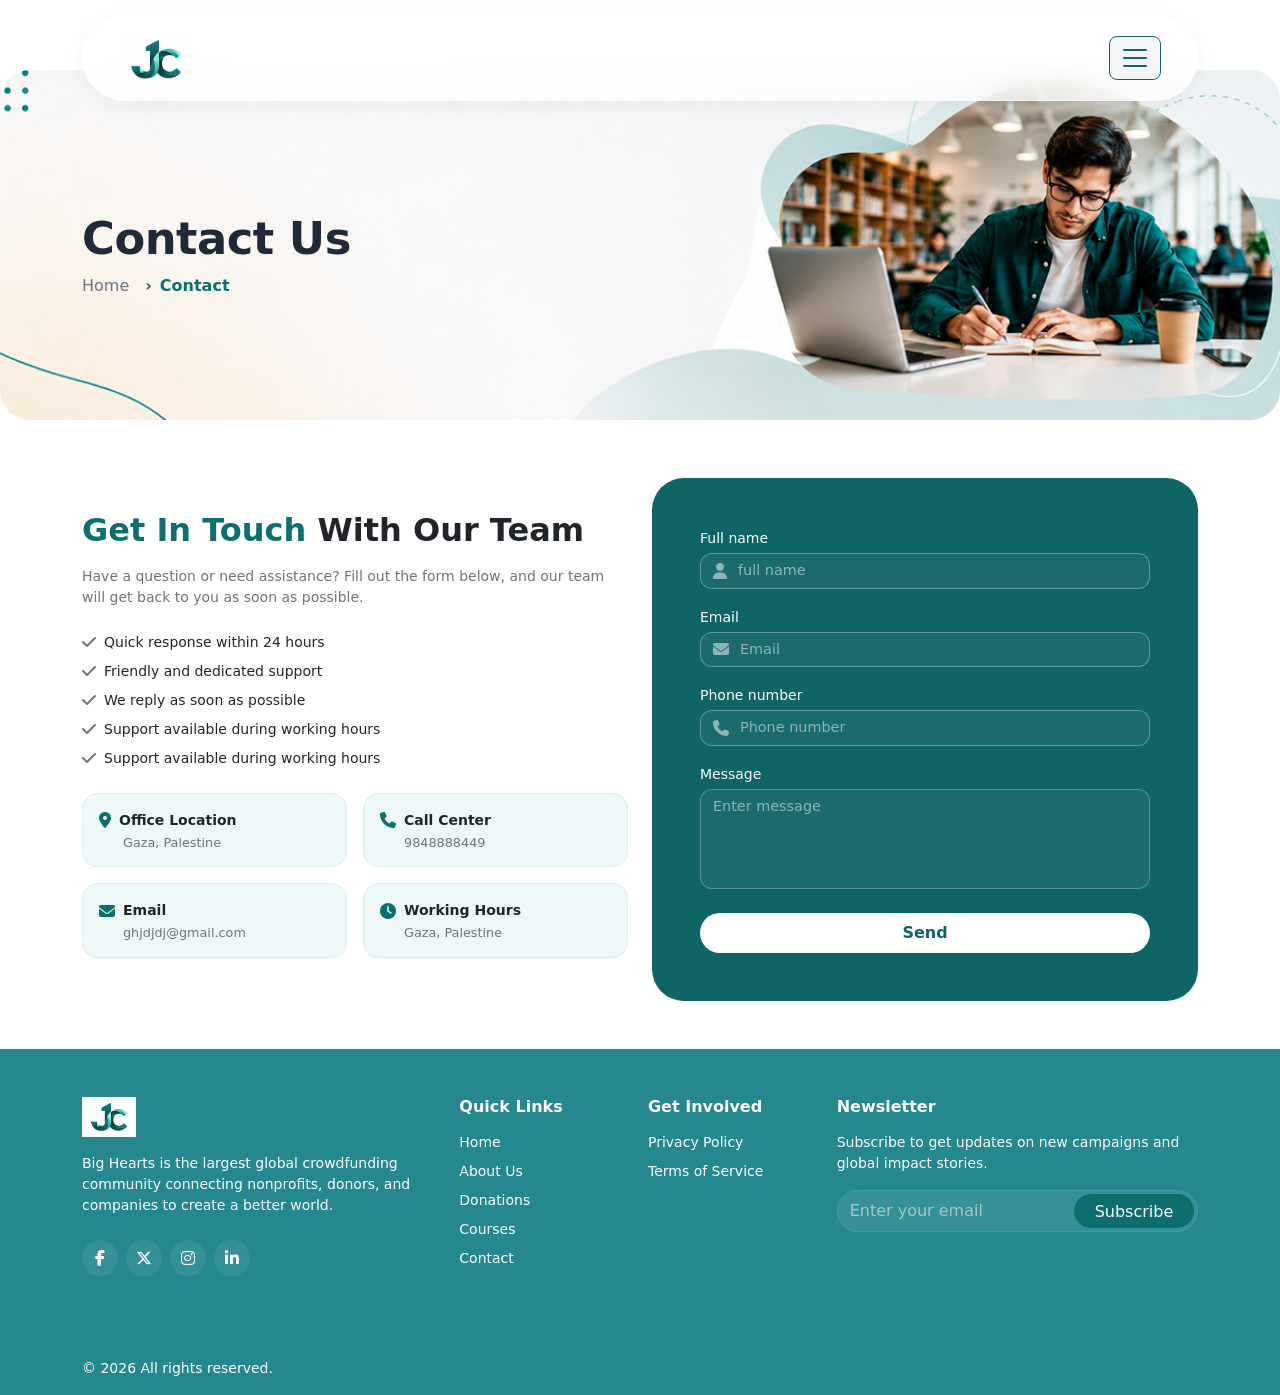
<file: Contact.html>
<!Doctype html>
<html>

<head>
	<title>Jreas Coop</title>
    <meta charset="utf-8">
    <link rel="stylesheet" href="https://cdnjs.cloudflare.com/ajax/libs/font-awesome/6.5.1/css/all.min.css" />
     <meta name="viewport"  content="width=device-width, initial-scale=1">
    <link rel="stylesheet" href="assets/css/bootstrap.min.css" type="text/css">
    	<link rel="stylesheet" href="assets/css/owl.carousel.min.css" type="text/css">

	<link rel="stylesheet" href="assets/css/style.css" type="text/css">

</head>

<body>
  <!-- back to top button-->
	<a class="backTop" href="##">
		<i class="fas fa-arrow-up"></i>
	</a>
  <!-- header Section -->
  <!-- Header Section -->
  <section class="header fixed-top" id="mainHeader">
    <div class="container">
      <nav class="navbar navbar-expand-xxl navbar-dark">
        <div class="container-fluid">
          <a class="navbar-brand" href="index.html">
            <img src="assets/img/loggggggggggggo.jfif" alt="Logo" class="d-inline-block align-text-top" style="height: 55px; width: auto; border-radius: 8px;">
          </a>
          <button class="navbar-toggler" type="button" aria-label="Toggle navigation">
            <span class="navbar-toggler-icon"></span>
          </button>
          <div class="collapse navbar-collapse" id="navbarsExampleXxl">
            <ul class="navbar-nav m-auto mb-2 mb-xl-0">
              <li class="nav-item">
                <a class="nav-link active" aria-current="page" href="index.html">Home</a>
              </li>
              <li class="nav-item">
                <a class="nav-link" href="JreasLab.html">JreasLab</a>
              </li>
              <li class="nav-item">
                <a class="nav-link" href="Donation.html">Donation</a>
              </li>
              <li class="nav-item dropdown">
                <a class="nav-link dropdown-toggle custom-dropdown-toggle text-dark" href="#" id="servicesDropdown" role="button" data-bs-toggle="dropdown" aria-expanded="false">
                  Services
                  <i class="fa-solid fa-chevron-down ms-1 dropdown-icon" style="font-size: 0.8em;"></i>  
                </a>
                <ul class="dropdown-menu custom-dropdown-menu border-0 shadow-sm rounded-3" aria-labelledby="servicesDropdown">
                  <li><a class="dropdown-item py-2 px-3" href="cources.html">Courses</a></li>
                  <li><a class="dropdown-item py-2 px-3" href="workshops.html">Workshops</a></li>
                  <li><a class="dropdown-item py-2 px-3" href="university-training.html">University Training</a></li>
                  <li><a class="dropdown-item py-2 px-3" href="Initiatives.html">Initiatives</a></li>
                </ul>
              </li>
              <li class="nav-item">
                <a class="nav-link" href="About.html">About Us</a>
              </li>
              <li class="nav-item">
                <a class="nav-link" href="Contact.html">Contact</a>
              </li>
            </ul>


              <!-- Language Dropdown -->
              <div class="dropdown language-dropdown">
                <button class="lang-action-btn border-0 shadow-none dropdown-toggle" type="button" id="languageDropdown" data-bs-toggle="dropdown" aria-expanded="false" aria-label="Change Language">
                  <i class="fa-solid fa-globe"></i>
                </button>
                <ul class="dropdown-menu custom-lang-menu border-0 shadow-sm rounded-3 mt-2" aria-labelledby="languageDropdown">
                  <li><a class="dropdown-item py-1 px-2 fs-9" href="#">English</a></li>
                  <li><a class="dropdown-item py-1 px-2 fs-9" href="#">العربية</a></li>
                </ul>
              </div>

            
              <!-- Donate Button -->
              <a href="https://givebutter.com/gaza-wifi-center-jreas-labs-hirdy3" class="btn btn-teal px-4 py-2 rounded-pill fw-medium">
                Donate
              </a>
            </div>
          </div>
        </div>
      </nav>
    </div>
  </section>
<!--  -->
   <section class="courses-banner ">
      <div class="container">
        <div class="row align-items-center justify-content-between rounded-4 position-relative overflow-hidden">        
          <div class="col-lg-12">
            <h1>Contact Us</h1>
            <nav aria-label="breadcrumb">
              <ol class="breadcrumb mb-0">
                <li class="breadcrumb-item"><a href="index.html" class="text-decoration-none text-muted">Home</a></li>
                <li class="breadcrumb-item active text-teal fw-semibold" style="color: #146666;" aria-current="page">Contact</li>
              </ol>
            </nav>
          </div>
        </div>
      </div>
   </section>
<!--  -->
   <!-- contact -->
  <section class="contact-section py-5">
    <div class="container">
      <div class="row align-items-stretch">
        
        <div class="col-lg-6 d-flex flex-column justify-content-center">
          <div>
            <h2 class="fw-bold text-dark mb-3">
              <span class="text-teal">Get In Touch</span> With Our Team
            </h2>
            <p class="text-muted small mb-4 pe-lg-3">
              Have a question or need assistance? Fill out the form below, and our team will get back to you as soon as possible.
            </p>

            <ul class="list-unstyled d-flex flex-column gap-2 mb-4">
              <li class="d-flex align-items-center gap-2 text-dark small fw-medium">
                <i class="fa-solid fa-check text-muted fs-6"></i> Quick response within 24 hours
              </li>
              <li class="d-flex align-items-center gap-2 text-dark small fw-medium">
                <i class="fa-solid fa-check text-muted fs-6"></i> Friendly and dedicated support
              </li>
              <li class="d-flex align-items-center gap-2 text-dark small fw-medium">
                <i class="fa-solid fa-check text-muted fs-6"></i> We reply as soon as possible
              </li>
              <li class="d-flex align-items-center gap-2 text-dark small fw-medium">
                <i class="fa-solid fa-check text-muted fs-6"></i> Support available during working hours
              </li>
              <li class="d-flex align-items-center gap-2 text-dark small fw-medium">
                <i class="fa-solid fa-check text-muted fs-6"></i> Support available during working hours
              </li>
            </ul>
          </div>

          <div class="row g-3">
            <div class="col-sm-6">
              <div class="contact-info-card p-3 rounded-4">
                <div class="d-flex align-items-center gap-2 mb-1">
                  <i class="fa-solid fa-location-dot text-teal"></i>
                  <span class="fw-bold text-dark small">Office Location</span>
                </div>
                <p class="text-muted extra-small mb-0 ms-4">Gaza, Palestine</p>
              </div>
            </div>

            <!-- Call Center -->
            <div class="col-sm-6">
              <div class="contact-info-card p-3 rounded-4">
                <div class="d-flex align-items-center gap-2 mb-1">
                  <i class="fa-solid fa-phone text-teal"></i>
                  <span class="fw-bold text-dark small">Call Center</span>
                </div>
                <p class="text-muted extra-small mb-0 ms-4">9848888449</p>
              </div>
            </div>

            <!-- Email -->
            <div class="col-sm-6">
              <div class="contact-info-card p-3 rounded-4">
                <div class="d-flex align-items-center gap-2 mb-1">
                  <i class="fa-solid fa-envelope text-teal"></i>
                  <span class="fw-bold text-dark small">Email</span>
                </div>
                <p class="text-muted extra-small mb-0 ms-4">ghjdjdj@gmail.com</p>
              </div>
            </div>

            <!-- Working Hours -->
            <div class="col-sm-6">
              <div class="contact-info-card p-3 rounded-4">
                <div class="d-flex align-items-center gap-2 mb-1">
                  <i class="fa-solid fa-clock text-teal"></i>
                  <span class="fw-bold text-dark small">Working Hours</span>
                </div>
                <p class="text-muted extra-small mb-0 ms-4">Gaza, Palestine</p>
              </div>
            </div>
          </div>

        </div>

        <div class="col-lg-6 row1">
          <div class="contact-form-wrapper p-4 p-md-5 rounded-5 h-100 d-flex flex-column justify-content-center">
            <form>
              
              <!-- Full Name -->
              <div class="mb-3">
                <label class="form-label text-white small mb-1">Full name</label>
                <div class="input-group custom-input-group">
                  <span class="input-group-text bg-transparent border-0 text-white-50 pe-0">
                    <i class="fa-solid fa-user"></i>
                  </span>
                  <input type="text" class="form-control custom-input" placeholder="full name">
                </div>
              </div>

              <!-- Email -->
              <div class="mb-3">
                <label class="form-label text-white small mb-1">Email</label>
                <div class="input-group custom-input-group">
                  <span class="input-group-text bg-transparent border-0 text-white-50 pe-0">
                    <i class="fa-solid fa-envelope"></i>
                  </span>
                  <input type="email" class="form-control custom-input" placeholder="Email">
                </div>
              </div>

              <!-- Phone Number -->
              <div class="mb-3">
                <label class="form-label text-white small mb-1">Phone number</label>
                <div class="input-group custom-input-group">
                  <span class="input-group-text bg-transparent border-0 text-white-50 pe-0">
                    <i class="fa-solid fa-phone"></i>
                  </span>
                  <input type="tel" class="form-control custom-input" placeholder="Phone number">
                </div>
              </div>

              <!-- Message -->
              <div class="mb-4">
                <label class="form-label text-white small mb-1">Message</label>
                <textarea class="form-control custom-input custom-textarea" rows="4" placeholder="Enter message"></textarea>
              </div>

              <!-- Send Button -->
              <button type="submit" class="btn btn-send w-100 rounded-pill py-2 fw-semibold">
                Send
              </button>

            </form>
          </div>
        </div>

      </div>
    </div>
  </section>
  <!-- contact -->
  <!-- footer -->
  <footer class="footer-section bg-dark-teal text-white pt-5 pb-3">
    <div class="container">
      <div class="row g-3 mb-5">
        
        <!-- العمود الأول: اللوجو والوصف -->
        <div class="col-lg-4 col-md-6">
          <div class="footer-brand mb-3 d-flex align-items-center gap-2">
            <img src="assets/img/loggggggggggggo.jfif" alt="Jreas Coop logo" height="40" class="object-fit-contain">
          </div>
          <p class="text-light-teal small mb-4 pe-lg-3">
            Big Hearts is the largest global crowdfunding community connecting nonprofits, donors, and companies to create a better world.
          </p>
          <!-- وسائل التواصل الاجتماعي -->
          <div class="d-flex gap-2">
            <a href="#" class="social-icon-btn"><i class="fa-brands fa-facebook-f"></i></a>
            <a href="#" class="social-icon-btn"><i class="fa-brands fa-x-twitter"></i></a>
            <a href="#" class="social-icon-btn"><i class="fa-brands fa-instagram"></i></a>
            <a href="#" class="social-icon-btn"><i class="fa-brands fa-linkedin-in"></i></a>
          </div>
        </div>

        <!-- العمود الثاني: روابط سريعة -->
        <div class="col-lg-2 col-md-6 col-6">
          <h5 class="fw-bold mb-3 text-white fs-6">Quick Links</h5>
          <ul class="list-unstyled footer-links small">
            <li class="mb-2"><a href="#">Home</a></li>
            <li class="mb-2"><a href="#">About Us</a></li>
            <li class="mb-2"><a href="#">Donations</a></li>
            <li class="mb-2"><a href="#">Courses</a></li>
            <li class="mb-2"><a href="#">Contact</a></li>
          </ul>
        </div>

        <!-- العمود الثالث: حملات التبرع / الدعم -->
        <div class="col-lg-2 col-md-6 col-6">
          <h5 class="fw-bold mb-3 text-white fs-6">Get Involved</h5>
          <ul class="list-unstyled footer-links small">
            <li class="mb-2"><a href="#">Privacy Policy</a></li>
            <li class="mb-2"><a href="#">Terms of Service</a></li>
          </ul>
        </div>

        <!-- العمود الرابع: النشرة البريدية -->
        <div class="col-lg-4 col-md-6">
          <h5 class="fw-bold mb-3 text-white fs-6">Newsletter</h5>
          <p class="text-light-teal small mb-3">
            Subscribe to get updates on new campaigns and global impact stories.
          </p>
          <form class="newsletter-form position-relative">
            <div class="input-group">
              <input type="email" class="form-control rounded-pill pe-5 py-2 small" placeholder="Enter your email" required>
              <button class="btn btn-teal rounded-pill position-absolute end-0 top-0 bottom-0 m-1 px-3" type="submit">
                Subscribe
              </button>
            </div>
          </form>
        </div>

      </div>

      <hr class="border-secondary opacity-25 my-4">

      <!-- شريط الحقوق السفلي -->
      <div class="row align-items-center small text-light-teal">
        <div class="col-md-6 text-center text-md-start mb-2 mb-md-0">
          &copy; 2026 All rights reserved.
        </div>
      </div>
    </div>
  </footer>
  <!-- footer -->
	<script src="assets/js/jquery3.3.1.js"></script>
	<script src="assets/js/bootstrap.min.js"></script>
  <script src="assets/js/owl.carousel.min.js"></script>
	<script src="assets/js/main.js"></script>
  <script src="assets/js/jquery3.3.1.js"></script>
<script src="https://cdn.jsdelivr.net/npm/bootstrap@5.3.3/dist/js/bootstrap.bundle.min.js"></script>

</body>

</html>
</file>
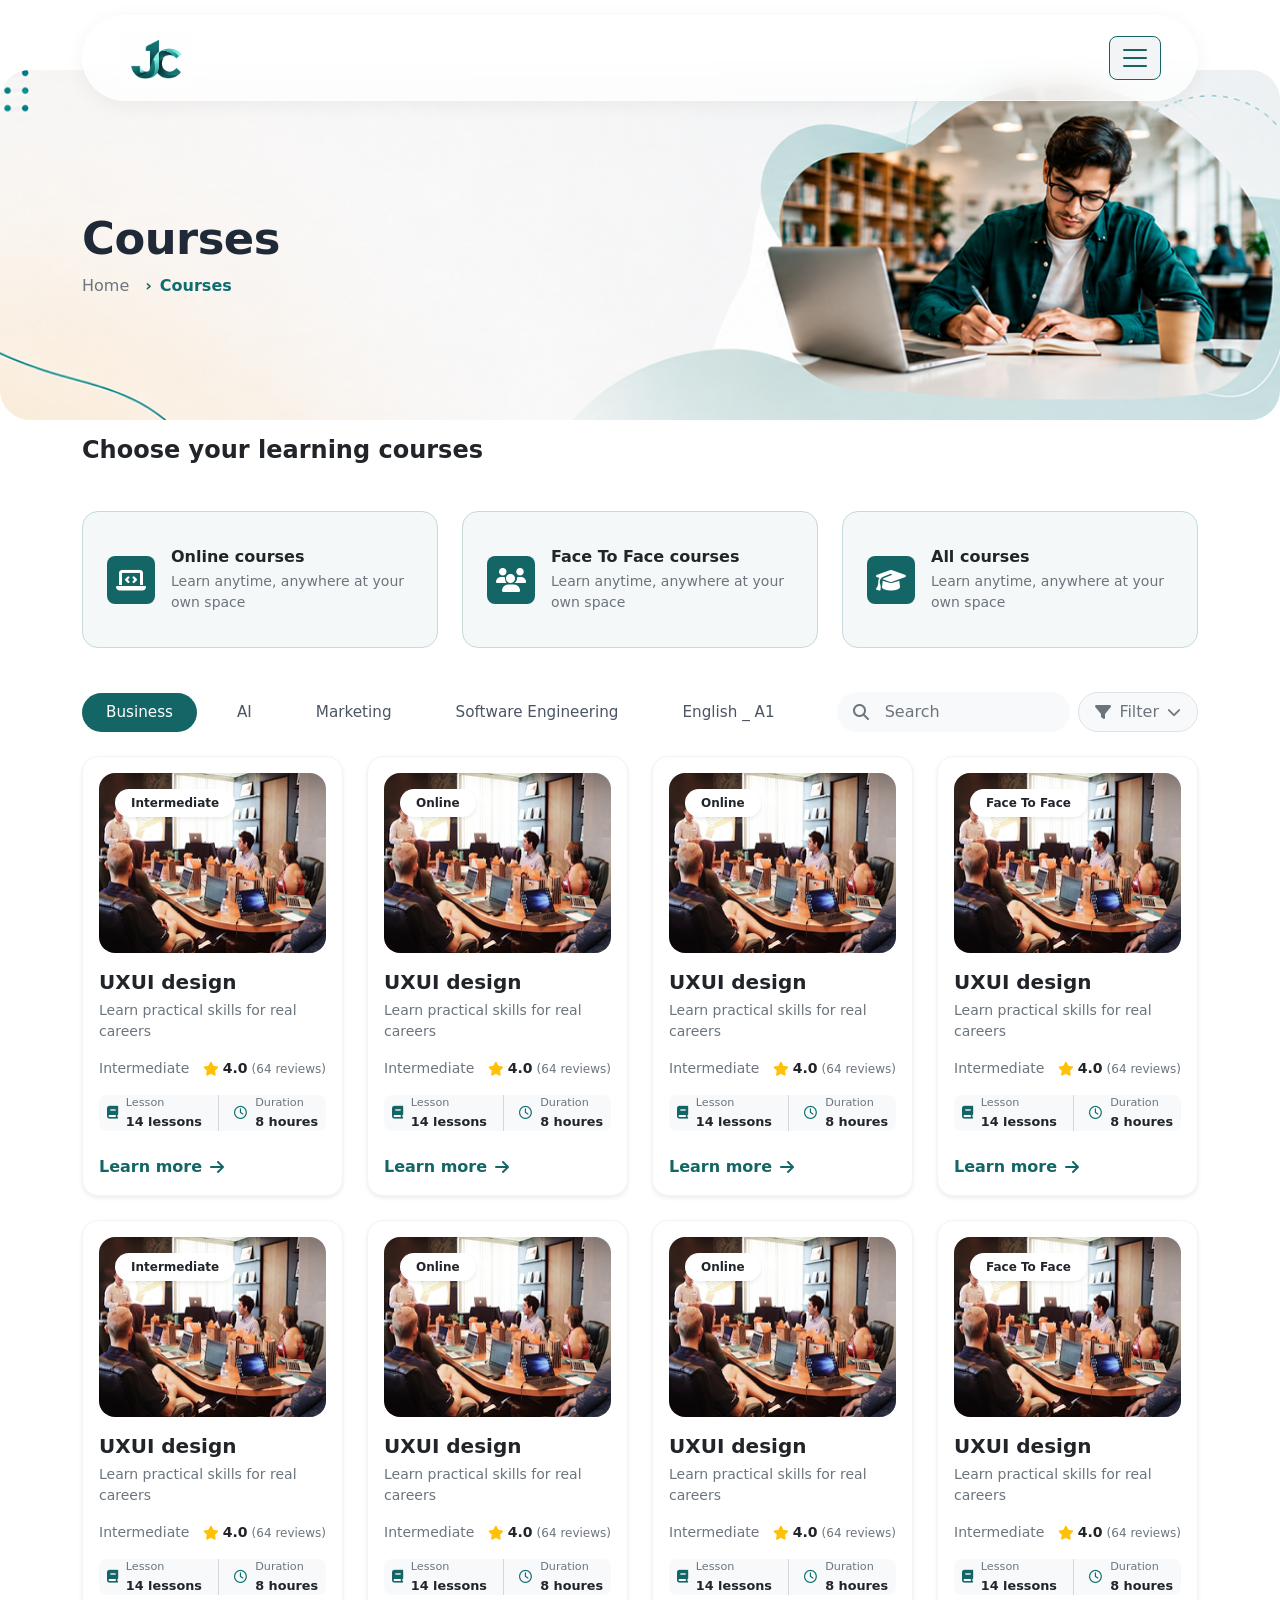
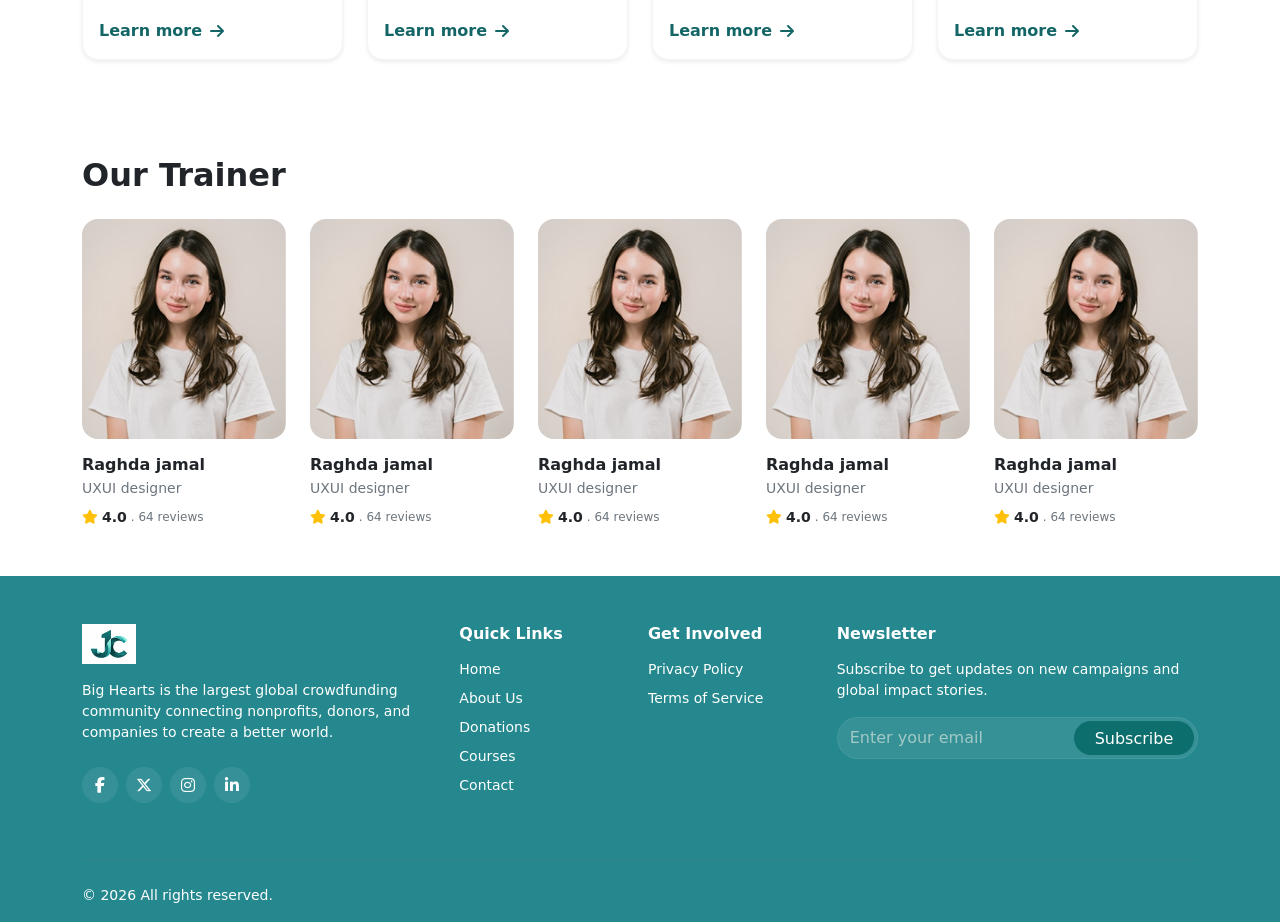
<file: cources.html>
<!Doctype html>
<html>

<head>
	<title>Jreas Coop</title>
    <meta charset="utf-8">
    <link rel="stylesheet" href="https://cdnjs.cloudflare.com/ajax/libs/font-awesome/6.5.1/css/all.min.css" />
     <meta name="viewport"  content="width=device-width, initial-scale=1">
    <link rel="stylesheet" href="assets/css/bootstrap.min.css" type="text/css">
    	<link rel="stylesheet" href="assets/css/owl.carousel.min.css" type="text/css">

	<link rel="stylesheet" href="assets/css/style.css" type="text/css">

</head>

<body>
  <!-- back to top button-->
	<a class="backTop" href="##">
		<i class="fas fa-arrow-up"></i>
	</a>
   <!-- Header Section -->
  <section class="header fixed-top" id="mainHeader">
    <div class="container">
      <nav class="navbar navbar-expand-xxl navbar-dark">
        <div class="container-fluid">
          <a class="navbar-brand" href="index.html">
            <img src="assets/img/loggggggggggggo.jfif" alt="Logo" class="d-inline-block align-text-top" style="height: 55px; width: auto; border-radius: 8px;">
          </a>
          <button class="navbar-toggler" type="button" aria-label="Toggle navigation">
            <span class="navbar-toggler-icon"></span>
          </button>
          <div class="collapse navbar-collapse" id="navbarsExampleXxl">
            <ul class="navbar-nav m-auto mb-2 mb-xl-0">
              <li class="nav-item">
                <a class="nav-link active" aria-current="page" href="index.html">Home</a>
              </li>
              <li class="nav-item">
                <a class="nav-link" href="JreasLab.html">JreasLab</a>
              </li>
              <li class="nav-item">
                <a class="nav-link" href="Donation.html">Donation</a>
              </li>
              <li class="nav-item dropdown">
                <a class="nav-link dropdown-toggle custom-dropdown-toggle text-dark" href="#" id="servicesDropdown" role="button" data-bs-toggle="dropdown" aria-expanded="false">
                  Services
                  <i class="fa-solid fa-chevron-down ms-1 dropdown-icon" style="font-size: 0.8em;"></i>  
                </a>
                <ul class="dropdown-menu custom-dropdown-menu border-0 shadow-sm rounded-3" aria-labelledby="servicesDropdown">
                  <li><a class="dropdown-item py-2 px-3" href="cources.html">Courses</a></li>
                  <li><a class="dropdown-item py-2 px-3" href="workshops.html">Workshops</a></li>
                  <li><a class="dropdown-item py-2 px-3" href="university-training.html">University Training</a></li>
                  <li><a class="dropdown-item py-2 px-3" href="Initiatives.html">Initiatives</a></li>
                </ul>
              </li>
              <li class="nav-item">
                <a class="nav-link" href="About.html">About Us</a>
              </li>
              <li class="nav-item">
                <a class="nav-link" href="Contact.html">Contact</a>
              </li>
            </ul>


              <!-- Language Dropdown -->
              <div class="dropdown language-dropdown">
                <button class="lang-action-btn border-0 shadow-none dropdown-toggle" type="button" id="languageDropdown" data-bs-toggle="dropdown" aria-expanded="false" aria-label="Change Language">
                  <i class="fa-solid fa-globe"></i>
                </button>
                <ul class="dropdown-menu custom-lang-menu border-0 shadow-sm rounded-3 mt-2" aria-labelledby="languageDropdown">
                  <li><a class="dropdown-item py-1 px-2 fs-9" href="#">English</a></li>
                  <li><a class="dropdown-item py-1 px-2 fs-9" href="#">العربية</a></li>
                </ul>
              </div>

            
              <!-- Donate Button -->
              <a href="https://givebutter.com/gaza-wifi-center-jreas-labs-hirdy3" class="btn btn-teal px-4 py-2 rounded-pill fw-medium">
                Donate
              </a>
            </div>
          </div>
        </div>
      </nav>
    </div>
  </section>
<!--  -->
   <section class="courses-banner ">
      <div class="container">
        <div class="row align-items-center justify-content-between rounded-4 position-relative overflow-hidden">        
          <div class="col-lg-12">
            <h1>Courses</h1>
            <nav aria-label="breadcrumb">
              <ol class="breadcrumb mb-0">
                <li class="breadcrumb-item"><a href="index.html" class="text-decoration-none text-muted">Home</a></li>
                <li class="breadcrumb-item active text-teal fw-semibold" style="color: #146666;" aria-current="page">Courses</li>
              </ol>
            </nav>
          </div>
        </div>
      </div>
   </section>
<!--  -->
    <section class="learning-courses py-3">
      <div class="container">
        <h2 class=" mb-3 fw-bold text-dark">Choose your learning courses</h2>
        
        <div class="row">
          
          <div class="col-md-4 row1">
            <div class="card  p-2 rounded-4 h-100">
              <div class="card-body d-flex align-items-center gap-3 p-3">
                <div class="course-icon text-white rounded-3 d-flex align-items-center justify-content-center">
                  <i class="fa-solid fa-laptop-code fs-4"></i>
                </div>
                <div>
                  <h5 class="card-title fw-bold mb-1 text-dark fs-6">Online courses</h5>
                  <p class="card-text text-muted small mb-0">Learn anytime, anywhere at your own space</p>
                </div>
              </div>
            </div>
          </div>

          <div class="col-md-4 row1">
            <div class="card   p-2 rounded-4 h-100 ">
              <div class="card-body d-flex align-items-center gap-3 p-3">
                <div class="course-icon text-white rounded-3 d-flex align-items-center justify-content-center">
                  <i class="fa-solid fa-users fs-4"></i>
                </div>
                <div>
                  <h5 class="card-title fw-bold mb-1 text-dark fs-6">Face To Face courses</h5>
                  <p class="card-text text-muted small mb-0">Learn anytime, anywhere at your own space</p>
                </div>
              </div>
            </div>
          </div>

          <div class="col-md-4 row1">
            <div class="card active-card  p-2 rounded-4 h-100">
              <div class="card-body d-flex align-items-center gap-3 p-3">
                <div class="course-icon text-white rounded-3 d-flex align-items-center justify-content-center">
                  <i class="fa-solid fa-graduation-cap fs-4"></i>
                </div>
                <div>
                  <h5 class="card-title fw-bold mb-1 text-dark fs-6">All courses</h5>
                  <p class="card-text text-muted small mb-0">Learn anytime, anywhere at your own space</p>
                </div>
              </div>
            </div>
          </div>

        </div>
      </div>
    </section>
<!--  -->
    <section class="courses-section py-5">
      <div class="container">
        
        <div class="row align-items-center justify-content-between mb-4 g-3">
          
          <div class="col-lg-8">
            <ul class="nav nav-pills custom-filter-tabs gap-3" id="pills-tab" role="tablist">
              <li class="nav-item" role="presentation">
                <button class="nav-link active rounded-pill px-4" id="pills-business-tab" data-bs-toggle="pill" data-bs-target="#pills-business" type="button" role="tab">Business</button>
              </li>
              <li class="nav-item" role="presentation">
                <button class="nav-link rounded-pill px-4" id="pills-ai-tab" data-bs-toggle="pill" data-bs-target="#pills-ai" type="button" role="tab">AI</button>
              </li>
              <li class="nav-item" role="presentation">
                <button class="nav-link rounded-pill px-4" id="pills-marketing-tab" data-bs-toggle="pill" data-bs-target="#pills-marketing" type="button" role="tab">Marketing</button>
              </li>
              <li class="nav-item" role="presentation">
                <button class="nav-link rounded-pill px-4" id="pills-se-tab" data-bs-toggle="pill" data-bs-target="#pills-se" type="button" role="tab">Software Engineering</button>
              </li>
              <li class="nav-item" role="presentation">
                <button class="nav-link rounded-pill px-4" id="pills-english-tab" data-bs-toggle="pill" data-bs-target="#pills-english" type="button" role="tab">English _ A1</button>
              </li>
            </ul>
          </div>

          <div class="col-lg-4 d-flex gap-2 justify-content-lg-end">
            <div class="search-box position-relative flex-grow-1" style="max-width: 250px;">
              <input type="text" class="form-control rounded-pill ps-5 py-2 border-0 bg-light" placeholder="Search">
              <i class="fa-solid fa-magnifying-glass position-absolute top-50 start-0 translate-middle-y ms-3 text-muted"></i>
            </div>
            <button class="btn btn-light rounded-pill px-3 border bg-light text-secondary d-flex align-items-center gap-2" type="button">
              <i class="fa-solid fa-filter"></i> Filter <i class="fa-solid fa-chevron-down small"></i>
            </button>
          </div>

        </div>
    <div class="tab-content" id="nav-tabContent">
    <div class="tab-pane fade show active" id="pills-business" role="tabpanel" aria-labelledby="pills-business-tab" tabindex="0">        <div class="row g-4">
          
          <div class="col-md-6 col-lg-3">
            <div class="card course-card border-0 shadow-sm rounded-4 p-3 h-100 position-relative">
              
              <div class="position-relative mb-3">
                <img src="assets/img/service.png" alt="UXUI design" class="card-img-top rounded-4 object-fit-cover" style="height: 180px;">
                <span class="badge bg-white text-dark shadow-sm position-absolute top-0 start-0 m-3 px-3 py-2 rounded-pill fw-semibold" style="font-size: 0.75rem;">
                  Intermediate
                </span>
              </div>

              <div class="card-body p-0 d-flex flex-column justify-content-between">
                <div>
                  <h5 class="card-title fw-bold text-dark mb-1 fs-5">UXUI design</h5>
                  <p class="card-text text-muted small mb-3">Learn practical skills for real careers</p>
                  
                  <!-- المستوى والتقييم -->
                  <div class="d-flex align-items-center justify-content-between mb-3">
                    <span class="text-secondary small fw-medium">Intermediate</span>
                    <div class="d-flex align-items-center gap-1 small fw-semibold">
                      <i class="fa-solid fa-star text-warning"></i>
                      <span>4.0</span>
                      <span class="text-muted fw-normal" style="font-size: 0.75rem;">(64 reviews)</span>
                    </div>
                  </div>

                  <div class="bg-light p-2.5 rounded-3 mb-3 d-flex justify-content-around align-items-center" style="font-size: 0.8rem;">
                    <div class="d-flex align-items-center gap-2">
                      <i class="fa-solid fa-book" style="color: #146666;"></i>
                      <div>
                        <div class="text-muted" style="font-size: 0.7rem;">Lesson</div>
                        <div class="fw-bold text-dark">14 lessons</div>
                      </div>
                    </div>
                    <div class="vr text-muted opacity-25"></div>
                    <div class="d-flex align-items-center gap-2">
                      <i class="fa-regular fa-clock text-teal" style="color: #146666;"></i>
                      <div>
                        <div class="text-muted" style="font-size: 0.7rem;">Duration</div>
                        <div class="fw-bold text-dark">8 houres</div>
                      </div>
                    </div>
                  </div>
                </div>

                <a href="trainingDetail.html" class="text-decoration-none fw-semibold course-link d-flex align-items-center gap-2 mt-auto pt-2" style="color: #146666;">
                  Learn more <i class="fa-solid fa-arrow-right"></i>
                </a>

              </div>
            </div>
          </div>
          <div class="col-md-6 col-lg-3">
            <div class="card course-card border-0 shadow-sm rounded-4 p-3 h-100 position-relative">
              
              <div class="position-relative mb-3">
                <img src="assets/img/service.png" alt="UXUI design" class="card-img-top rounded-4 object-fit-cover" style="height: 180px;">
                <span class="badge bg-white text-dark shadow-sm position-absolute top-0 start-0 m-3 px-3 py-2 rounded-pill fw-semibold" style="font-size: 0.75rem;">
                  Online
                </span>
              </div>

              <div class="card-body p-0 d-flex flex-column justify-content-between">
                <div>
                  <h5 class="card-title fw-bold text-dark mb-1 fs-5">UXUI design</h5>
                  <p class="card-text text-muted small mb-3">Learn practical skills for real careers</p>
                  
                  <!-- المستوى والتقييم -->
                  <div class="d-flex align-items-center justify-content-between mb-3">
                    <span class="text-secondary small fw-medium">Intermediate</span>
                    <div class="d-flex align-items-center gap-1 small fw-semibold">
                      <i class="fa-solid fa-star text-warning"></i>
                      <span>4.0</span>
                      <span class="text-muted fw-normal" style="font-size: 0.75rem;">(64 reviews)</span>
                    </div>
                  </div>

                  <div class="bg-light p-2.5 rounded-3 mb-3 d-flex justify-content-around align-items-center" style="font-size: 0.8rem;">
                    <div class="d-flex align-items-center gap-2">
                        <i class="fa-solid fa-book" style="color: #146666;"></i>
                      <div>
                        <div class="text-muted" style="font-size: 0.7rem;">Lesson</div>
                        <div class="fw-bold text-dark">14 lessons</div>
                      </div>
                    </div>
                    <div class="vr text-muted opacity-25"></div>
                    <div class="d-flex align-items-center gap-2">
                      <i class="fa-regular fa-clock text-teal" style="color: #146666;"></i>
                      <div>
                        <div class="text-muted" style="font-size: 0.7rem;">Duration</div>
                        <div class="fw-bold text-dark">8 houres</div>
                      </div>
                    </div>
                  </div>
                </div>

                <a href="trainingDetail.html" class="text-decoration-none fw-semibold course-link d-flex align-items-center gap-2 mt-auto pt-2" style="color: #146666;">
                  Learn more <i class="fa-solid fa-arrow-right"></i>
                </a>

              </div>
            </div>
          </div>
          <div class="col-md-6 col-lg-3">
            <div class="card course-card border-0 shadow-sm rounded-4 p-3 h-100 position-relative">
              
              <!-- صورة الكارت والشارة (Badge) -->
              <div class="position-relative mb-3">
                <img src="assets/img/service.png" alt="UXUI design" class="card-img-top rounded-4 object-fit-cover" style="height: 180px;">
                <span class="badge bg-white text-dark shadow-sm position-absolute top-0 start-0 m-3 px-3 py-2 rounded-pill fw-semibold" style="font-size: 0.75rem;">
                  Online
                </span>
              </div>

              <!-- محتوى الكارت -->
              <div class="card-body p-0 d-flex flex-column justify-content-between">
                <div>
                  <h5 class="card-title fw-bold text-dark mb-1 fs-5">UXUI design</h5>
                  <p class="card-text text-muted small mb-3">Learn practical skills for real careers</p>
                  
                  <!-- المستوى والتقييم -->
                  <div class="d-flex align-items-center justify-content-between mb-3">
                    <span class="text-secondary small fw-medium">Intermediate</span>
                    <div class="d-flex align-items-center gap-1 small fw-semibold">
                      <i class="fa-solid fa-star text-warning"></i>
                      <span>4.0</span>
                      <span class="text-muted fw-normal" style="font-size: 0.75rem;">(64 reviews)</span>
                    </div>
                  </div>

                  <div class="bg-light p-2.5 rounded-3 mb-3 d-flex justify-content-around align-items-center" style="font-size: 0.8rem;">
                    <div class="d-flex align-items-center gap-2">
                      <i class="fa-solid fa-book" style="color: #146666;"></i>
                      <div>
                        <div class="text-muted" style="font-size: 0.7rem;">Lesson</div>
                        <div class="fw-bold text-dark">14 lessons</div>
                      </div>
                    </div>
                    <div class="vr text-muted opacity-25"></div>
                    <div class="d-flex align-items-center gap-2">
                      <i class="fa-regular fa-clock text-teal" style="color: #146666;"></i>
                      <div>
                        <div class="text-muted" style="font-size: 0.7rem;">Duration</div>
                        <div class="fw-bold text-dark">8 houres</div>
                      </div>
                    </div>
                  </div>
                </div>

                <a href="trainingDetail.html" class="text-decoration-none fw-semibold course-link d-flex align-items-center gap-2 mt-auto pt-2" style="color: #146666;">
                  Learn more <i class="fa-solid fa-arrow-right"></i>
                </a>

              </div>
            </div>
          </div>
          <div class="col-md-6 col-lg-3">
            <div class="card course-card border-0 shadow-sm rounded-4 p-3 h-100 position-relative">
              
              <div class="position-relative mb-3">
                <img src="assets/img/service.png" alt="UXUI design" class="card-img-top rounded-4 object-fit-cover" style="height: 180px;">
                <span class="badge bg-white text-dark shadow-sm position-absolute top-0 start-0 m-3 px-3 py-2 rounded-pill fw-semibold" style="font-size: 0.75rem;">
                  Face To Face
                </span>
              </div>

              <div class="card-body p-0 d-flex flex-column justify-content-between">
                <div>
                  <h5 class="card-title fw-bold text-dark mb-1 fs-5">UXUI design</h5>
                  <p class="card-text text-muted small mb-3">Learn practical skills for real careers</p>
                  
                  <div class="d-flex align-items-center justify-content-between mb-3">
                    <span class="text-secondary small fw-medium">Intermediate</span>
                    <div class="d-flex align-items-center gap-1 small fw-semibold">
                      <i class="fa-solid fa-star text-warning"></i>
                      <span>4.0</span>
                      <span class="text-muted fw-normal" style="font-size: 0.75rem;">(64 reviews)</span>
                    </div>
                  </div>

                  <div class="bg-light p-2.5 rounded-3 mb-3 d-flex justify-content-around align-items-center" style="font-size: 0.8rem;">
                    <div class="d-flex align-items-center gap-2">
                        <i class="fa-solid fa-book" style="color: #146666;"></i>
                      <div>
                        <div class="text-muted" style="font-size: 0.7rem;">Lesson</div>
                        <div class="fw-bold text-dark">14 lessons</div>
                      </div>
                    </div>
                    <div class="vr text-muted opacity-25"></div>
                    <div class="d-flex align-items-center gap-2">
                      <i class="fa-regular fa-clock text-teal" style="color: #146666;"></i>
                      <div>
                        <div class="text-muted" style="font-size: 0.7rem;">Duration</div>
                        <div class="fw-bold text-dark">8 houres</div>
                      </div>
                    </div>
                  </div>
                </div>

                <a href="trainingDetail.html" class="text-decoration-none fw-semibold course-link d-flex align-items-center gap-2 mt-auto pt-2" style="color: #146666;">
                  Learn more <i class="fa-solid fa-arrow-right"></i>
                </a>

              </div>
            </div>
          </div>
          <div class="col-md-6 col-lg-3">
            <div class="card course-card border-0 shadow-sm rounded-4 p-3 h-100 position-relative">
              
              <div class="position-relative mb-3">
                <img src="assets/img/service.png" alt="UXUI design" class="card-img-top rounded-4 object-fit-cover" style="height: 180px;">
                <span class="badge bg-white text-dark shadow-sm position-absolute top-0 start-0 m-3 px-3 py-2 rounded-pill fw-semibold" style="font-size: 0.75rem;">
                  Intermediate
                </span>
              </div>

              <div class="card-body p-0 d-flex flex-column justify-content-between">
                <div>
                  <h5 class="card-title fw-bold text-dark mb-1 fs-5">UXUI design</h5>
                  <p class="card-text text-muted small mb-3">Learn practical skills for real careers</p>
                  
                  <!-- المستوى والتقييم -->
                  <div class="d-flex align-items-center justify-content-between mb-3">
                    <span class="text-secondary small fw-medium">Intermediate</span>
                    <div class="d-flex align-items-center gap-1 small fw-semibold">
                      <i class="fa-solid fa-star text-warning"></i>
                      <span>4.0</span>
                      <span class="text-muted fw-normal" style="font-size: 0.75rem;">(64 reviews)</span>
                    </div>
                  </div>

                  <div class="bg-light p-2.5 rounded-3 mb-3 d-flex justify-content-around align-items-center" style="font-size: 0.8rem;">
                    <div class="d-flex align-items-center gap-2">
                      <i class="fa-solid fa-book" style="color: #146666;"></i>
                      <div>
                        <div class="text-muted" style="font-size: 0.7rem;">Lesson</div>
                        <div class="fw-bold text-dark">14 lessons</div>
                      </div>
                    </div>
                    <div class="vr text-muted opacity-25"></div>
                    <div class="d-flex align-items-center gap-2">
                      <i class="fa-regular fa-clock text-teal" style="color: #146666;"></i>
                      <div>
                        <div class="text-muted" style="font-size: 0.7rem;">Duration</div>
                        <div class="fw-bold text-dark">8 houres</div>
                      </div>
                    </div>
                  </div>
                </div>

                <a href="trainingDetail.html" class="text-decoration-none fw-semibold course-link d-flex align-items-center gap-2 mt-auto pt-2" style="color: #146666;">
                  Learn more <i class="fa-solid fa-arrow-right"></i>
                </a>

              </div>
            </div>
          </div>
          <div class="col-md-6 col-lg-3">
            <div class="card course-card border-0 shadow-sm rounded-4 p-3 h-100 position-relative">
              
              <div class="position-relative mb-3">
                <img src="assets/img/service.png" alt="UXUI design" class="card-img-top rounded-4 object-fit-cover" style="height: 180px;">
                <span class="badge bg-white text-dark shadow-sm position-absolute top-0 start-0 m-3 px-3 py-2 rounded-pill fw-semibold" style="font-size: 0.75rem;">
                  Online
                </span>
              </div>

              <div class="card-body p-0 d-flex flex-column justify-content-between">
                <div>
                  <h5 class="card-title fw-bold text-dark mb-1 fs-5">UXUI design</h5>
                  <p class="card-text text-muted small mb-3">Learn practical skills for real careers</p>
                  
                  <!-- المستوى والتقييم -->
                  <div class="d-flex align-items-center justify-content-between mb-3">
                    <span class="text-secondary small fw-medium">Intermediate</span>
                    <div class="d-flex align-items-center gap-1 small fw-semibold">
                      <i class="fa-solid fa-star text-warning"></i>
                      <span>4.0</span>
                      <span class="text-muted fw-normal" style="font-size: 0.75rem;">(64 reviews)</span>
                    </div>
                  </div>

                  <div class="bg-light p-2.5 rounded-3 mb-3 d-flex justify-content-around align-items-center" style="font-size: 0.8rem;">
                    <div class="d-flex align-items-center gap-2">
                        <i class="fa-solid fa-book" style="color: #146666;"></i>
                      <div>
                        <div class="text-muted" style="font-size: 0.7rem;">Lesson</div>
                        <div class="fw-bold text-dark">14 lessons</div>
                      </div>
                    </div>
                    <div class="vr text-muted opacity-25"></div>
                    <div class="d-flex align-items-center gap-2">
                      <i class="fa-regular fa-clock text-teal" style="color: #146666;"></i>
                      <div>
                        <div class="text-muted" style="font-size: 0.7rem;">Duration</div>
                        <div class="fw-bold text-dark">8 houres</div>
                      </div>
                    </div>
                  </div>
                </div>

                <a href="trainingDetail.html" class="text-decoration-none fw-semibold course-link d-flex align-items-center gap-2 mt-auto pt-2" style="color: #146666;">
                  Learn more <i class="fa-solid fa-arrow-right"></i>
                </a>

              </div>
            </div>
          </div>
          <div class="col-md-6 col-lg-3">
            <div class="card course-card border-0 shadow-sm rounded-4 p-3 h-100 position-relative">
              
              <!-- صورة الكارت والشارة (Badge) -->
              <div class="position-relative mb-3">
                <img src="assets/img/service.png" alt="UXUI design" class="card-img-top rounded-4 object-fit-cover" style="height: 180px;">
                <span class="badge bg-white text-dark shadow-sm position-absolute top-0 start-0 m-3 px-3 py-2 rounded-pill fw-semibold" style="font-size: 0.75rem;">
                  Online
                </span>
              </div>

              <!-- محتوى الكارت -->
              <div class="card-body p-0 d-flex flex-column justify-content-between">
                <div>
                  <h5 class="card-title fw-bold text-dark mb-1 fs-5">UXUI design</h5>
                  <p class="card-text text-muted small mb-3">Learn practical skills for real careers</p>
                  
                  <!-- المستوى والتقييم -->
                  <div class="d-flex align-items-center justify-content-between mb-3">
                    <span class="text-secondary small fw-medium">Intermediate</span>
                    <div class="d-flex align-items-center gap-1 small fw-semibold">
                      <i class="fa-solid fa-star text-warning"></i>
                      <span>4.0</span>
                      <span class="text-muted fw-normal" style="font-size: 0.75rem;">(64 reviews)</span>
                    </div>
                  </div>

                  <div class="bg-light p-2.5 rounded-3 mb-3 d-flex justify-content-around align-items-center" style="font-size: 0.8rem;">
                    <div class="d-flex align-items-center gap-2">
                      <i class="fa-solid fa-book" style="color: #146666;"></i>
                      <div>
                        <div class="text-muted" style="font-size: 0.7rem;">Lesson</div>
                        <div class="fw-bold text-dark">14 lessons</div>
                      </div>
                    </div>
                    <div class="vr text-muted opacity-25"></div>
                    <div class="d-flex align-items-center gap-2">
                      <i class="fa-regular fa-clock text-teal" style="color: #146666;"></i>
                      <div>
                        <div class="text-muted" style="font-size: 0.7rem;">Duration</div>
                        <div class="fw-bold text-dark">8 houres</div>
                      </div>
                    </div>
                  </div>
                </div>

                <a href="trainingDetail.html" class="text-decoration-none fw-semibold course-link d-flex align-items-center gap-2 mt-auto pt-2" style="color: #146666;">
                  Learn more <i class="fa-solid fa-arrow-right"></i>
                </a>

              </div>
            </div>
          </div>
          <div class="col-md-6 col-lg-3">
            <div class="card course-card border-0 shadow-sm rounded-4 p-3 h-100 position-relative">
              
              <div class="position-relative mb-3">
                <img src="assets/img/service.png" alt="UXUI design" class="card-img-top rounded-4 object-fit-cover" style="height: 180px;">
                <span class="badge bg-white text-dark shadow-sm position-absolute top-0 start-0 m-3 px-3 py-2 rounded-pill fw-semibold" style="font-size: 0.75rem;">
                  Face To Face
                </span>
              </div>

              <div class="card-body p-0 d-flex flex-column justify-content-between">
                <div>
                  <h5 class="card-title fw-bold text-dark mb-1 fs-5">UXUI design</h5>
                  <p class="card-text text-muted small mb-3">Learn practical skills for real careers</p>
                  
                  <div class="d-flex align-items-center justify-content-between mb-3">
                    <span class="text-secondary small fw-medium">Intermediate</span>
                    <div class="d-flex align-items-center gap-1 small fw-semibold">
                      <i class="fa-solid fa-star text-warning"></i>
                      <span>4.0</span>
                      <span class="text-muted fw-normal" style="font-size: 0.75rem;">(64 reviews)</span>
                    </div>
                  </div>

                  <div class="bg-light p-2.5 rounded-3 mb-3 d-flex justify-content-around align-items-center" style="font-size: 0.8rem;">
                    <div class="d-flex align-items-center gap-2">
                        <i class="fa-solid fa-book" style="color: #146666;"></i>
                      <div>
                        <div class="text-muted" style="font-size: 0.7rem;">Lesson</div>
                        <div class="fw-bold text-dark">14 lessons</div>
                      </div>
                    </div>
                    <div class="vr text-muted opacity-25"></div>
                    <div class="d-flex align-items-center gap-2">
                      <i class="fa-regular fa-clock text-teal" style="color: #146666;"></i>
                      <div>
                        <div class="text-muted" style="font-size: 0.7rem;">Duration</div>
                        <div class="fw-bold text-dark">8 houres</div>
                      </div>
                    </div>
                  </div>
                </div>

                <a href="trainingDetail.html" class="text-decoration-none fw-semibold course-link d-flex align-items-center gap-2 mt-auto pt-2" style="color: #146666;">
                  Learn more <i class="fa-solid fa-arrow-right"></i>
                </a>

              </div>
            </div>
          </div>

        </div>
      </div>
      <div class="tab-pane fade" id="nav-profile" role="tabpanel" aria-labelledby="nav-profile-tab" tabindex="0">...</div>
      <div class="tab-pane fade" id="nav-contact" role="tabpanel" aria-labelledby="nav-contact-tab" tabindex="0">...</div>
      <div class="tab-pane fade" id="nav-disabled" role="tabpanel" aria-labelledby="nav-disabled-tab" tabindex="0">...</div>
    </div>


      </div>
    </section>
  <!--  -->
  <section class="our-trainer-section py-5">
    <div class="container">
      
      <h2 class="section-title fw-bold text-dark mb-4 text-center text-sm-start">Our Trainer</h2>
      
      <div class="row g-4 justify-content-center">     
        <div class="col-6 col-sm-6 col-md-4 col-lg">
          <div class="card trainer-card border-0 bg-transparent h-100">
            
            <!-- صورة المدرب -->
            <div class="trainer-img-wrapper mb-3">
              <img src="assets/img/Frame 2147228908.png" alt="Raghda jamal" class="img-fluid rounded-4 w-100 object-fit-cover" style="height: 220px;">
            </div>

            <!-- تفاصيل المدرب -->
            <div class="card-body p-0 text-center text-sm-start">
              <h5 class="trainer-name fw-bold text-dark mb-1 fs-6">Raghda jamal</h5>
              <p class="trainer-role text-muted small mb-2">UXUI designer</p>
              
              <!-- التقييم -->
              <div class="trainer-rating d-flex align-items-center justify-content-center justify-content-sm-start gap-1 small fw-semibold">
                <i class="fa-solid fa-star text-warning"></i>
                <span class="text-dark">4.0</span>
                <span class="text-muted fw-normal" style="font-size: 0.75rem;">. 64 reviews</span>
              </div>
            </div>

          </div>
        </div>

        <div class="col-6 col-sm-6 col-md-4 col-lg">
          <div class="card trainer-card border-0 bg-transparent h-100">
            <div class="trainer-img-wrapper mb-3">
              <img src="assets/img/Frame 2147228908.png" alt="Raghda jamal" class="img-fluid rounded-4 w-100 object-fit-cover" style="height: 220px;">
            </div>
            <div class="card-body p-0 text-center text-sm-start">
              <h5 class="trainer-name fw-bold text-dark mb-1 fs-6">Raghda jamal</h5>
              <p class="trainer-role text-muted small mb-2">UXUI designer</p>
              <div class="trainer-rating d-flex align-items-center justify-content-center justify-content-sm-start gap-1 small fw-semibold">
                <i class="fa-solid fa-star text-warning"></i>
                <span class="text-dark">4.0</span>
                <span class="text-muted fw-normal" style="font-size: 0.75rem;">. 64 reviews</span>
              </div>
            </div>
          </div>
        </div>

        <div class="col-6 col-sm-6 col-md-4 col-lg">
          <div class="card trainer-card border-0 bg-transparent h-100">
            <div class="trainer-img-wrapper mb-3">
              <img src="assets/img/Frame 2147228908.png" alt="Raghda jamal" class="img-fluid rounded-4 w-100 object-fit-cover" style="height: 220px;">
            </div>
            <div class="card-body p-0 text-center text-sm-start">
              <h5 class="trainer-name fw-bold text-dark mb-1 fs-6">Raghda jamal</h5>
              <p class="trainer-role text-muted small mb-2">UXUI designer</p>
              <div class="trainer-rating d-flex align-items-center justify-content-center justify-content-sm-start gap-1 small fw-semibold">
                <i class="fa-solid fa-star text-warning"></i>
                <span class="text-dark">4.0</span>
                <span class="text-muted fw-normal" style="font-size: 0.75rem;">. 64 reviews</span>
              </div>
            </div>
          </div>
        </div>

        <div class="col-6 col-sm-6 col-md-4 col-lg">
          <div class="card trainer-card border-0 bg-transparent h-100">
            <div class="trainer-img-wrapper mb-3">
              <img src="assets/img/Frame 2147228908.png" alt="Raghda jamal" class="img-fluid rounded-4 w-100 object-fit-cover" style="height: 220px;">
            </div>
            <div class="card-body p-0 text-center text-sm-start">
              <h5 class="trainer-name fw-bold text-dark mb-1 fs-6">Raghda jamal</h5>
              <p class="trainer-role text-muted small mb-2">UXUI designer</p>
              <div class="trainer-rating d-flex align-items-center justify-content-center justify-content-sm-start gap-1 small fw-semibold">
                <i class="fa-solid fa-star text-warning"></i>
                <span class="text-dark">4.0</span>
                <span class="text-muted fw-normal" style="font-size: 0.75rem;">. 64 reviews</span>
              </div>
            </div>
          </div>
        </div>

        <div class="col-6 col-sm-6 col-md-4 col-lg">
          <div class="card trainer-card border-0 bg-transparent h-100">
            <div class="trainer-img-wrapper mb-3">
              <img src="assets/img/Frame 2147228908.png" alt="Raghda jamal" class="img-fluid rounded-4 w-100 object-fit-cover" style="height: 220px;">
            </div>
            <div class="card-body p-0 text-center text-sm-start">
              <h5 class="trainer-name fw-bold text-dark mb-1 fs-6">Raghda jamal</h5>
              <p class="trainer-role text-muted small mb-2">UXUI designer</p>
              <div class="trainer-rating d-flex align-items-center justify-content-center justify-content-sm-start gap-1 small fw-semibold">
                <i class="fa-solid fa-star text-warning"></i>
                <span class="text-dark">4.0</span>
                <span class="text-muted fw-normal" style="font-size: 0.75rem;">. 64 reviews</span>
              </div>
            </div>
          </div>
        </div>

      </div>
    </div>
  </section>
  <!--  -->
  <!-- footer -->
  <footer class="footer-section bg-dark-teal text-white pt-5 pb-3">
    <div class="container">
      <div class="row g-3 mb-5">
        
        <!-- العمود الأول: اللوجو والوصف -->
        <div class="col-lg-4 col-md-6">
          <div class="footer-brand mb-3 d-flex align-items-center gap-2">
            <img src="assets/img/loggggggggggggo.jfif" alt="Jreas Coop logo" height="40" class="object-fit-contain">
          </div>
          <p class="text-light-teal small mb-4 pe-lg-3">
            Big Hearts is the largest global crowdfunding community connecting nonprofits, donors, and companies to create a better world.
          </p>
          <!-- وسائل التواصل الاجتماعي -->
          <div class="d-flex gap-2">
            <a href="#" class="social-icon-btn"><i class="fa-brands fa-facebook-f"></i></a>
            <a href="#" class="social-icon-btn"><i class="fa-brands fa-x-twitter"></i></a>
            <a href="#" class="social-icon-btn"><i class="fa-brands fa-instagram"></i></a>
            <a href="#" class="social-icon-btn"><i class="fa-brands fa-linkedin-in"></i></a>
          </div>
        </div>

        <!-- العمود الثاني: روابط سريعة -->
        <div class="col-lg-2 col-md-6 col-6">
          <h5 class="fw-bold mb-3 text-white fs-6">Quick Links</h5>
          <ul class="list-unstyled footer-links small">
            <li class="mb-2"><a href="#">Home</a></li>
            <li class="mb-2"><a href="#">About Us</a></li>
            <li class="mb-2"><a href="#">Donations</a></li>
            <li class="mb-2"><a href="#">Courses</a></li>
            <li class="mb-2"><a href="#">Contact</a></li>
          </ul>
        </div>

        <!-- العمود الثالث: حملات التبرع / الدعم -->
        <div class="col-lg-2 col-md-6 col-6">
          <h5 class="fw-bold mb-3 text-white fs-6">Get Involved</h5>
          <ul class="list-unstyled footer-links small">
            <li class="mb-2"><a href="#">Privacy Policy</a></li>
            <li class="mb-2"><a href="#">Terms of Service</a></li>
          </ul>
        </div>

        <!-- العمود الرابع: النشرة البريدية -->
        <div class="col-lg-4 col-md-6">
          <h5 class="fw-bold mb-3 text-white fs-6">Newsletter</h5>
          <p class="text-light-teal small mb-3">
            Subscribe to get updates on new campaigns and global impact stories.
          </p>
          <form class="newsletter-form position-relative">
            <div class="input-group">
              <input type="email" class="form-control rounded-pill pe-5 py-2 small" placeholder="Enter your email" required>
              <button class="btn btn-teal rounded-pill position-absolute end-0 top-0 bottom-0 m-1 px-3" type="submit">
                Subscribe
              </button>
            </div>
          </form>
        </div>

      </div>

      <hr class="border-secondary opacity-25 my-4">

      <!-- شريط الحقوق السفلي -->
      <div class="row align-items-center small text-light-teal">
        <div class="col-md-6 text-center text-md-start mb-2 mb-md-0">
          &copy; 2026 All rights reserved.
        </div>
      </div>
    </div>
  </footer>
  <!-- footer -->
	<script src="assets/js/jquery3.3.1.js"></script>
	<script src="assets/js/bootstrap.min.js"></script>
  <script src="assets/js/owl.carousel.min.js"></script>
	<script src="assets/js/main.js"></script>
  <script src="assets/js/jquery3.3.1.js"></script>
<script src="https://cdn.jsdelivr.net/npm/bootstrap@5.3.3/dist/js/bootstrap.bundle.min.js"></script>

</body>

</html>
</file>
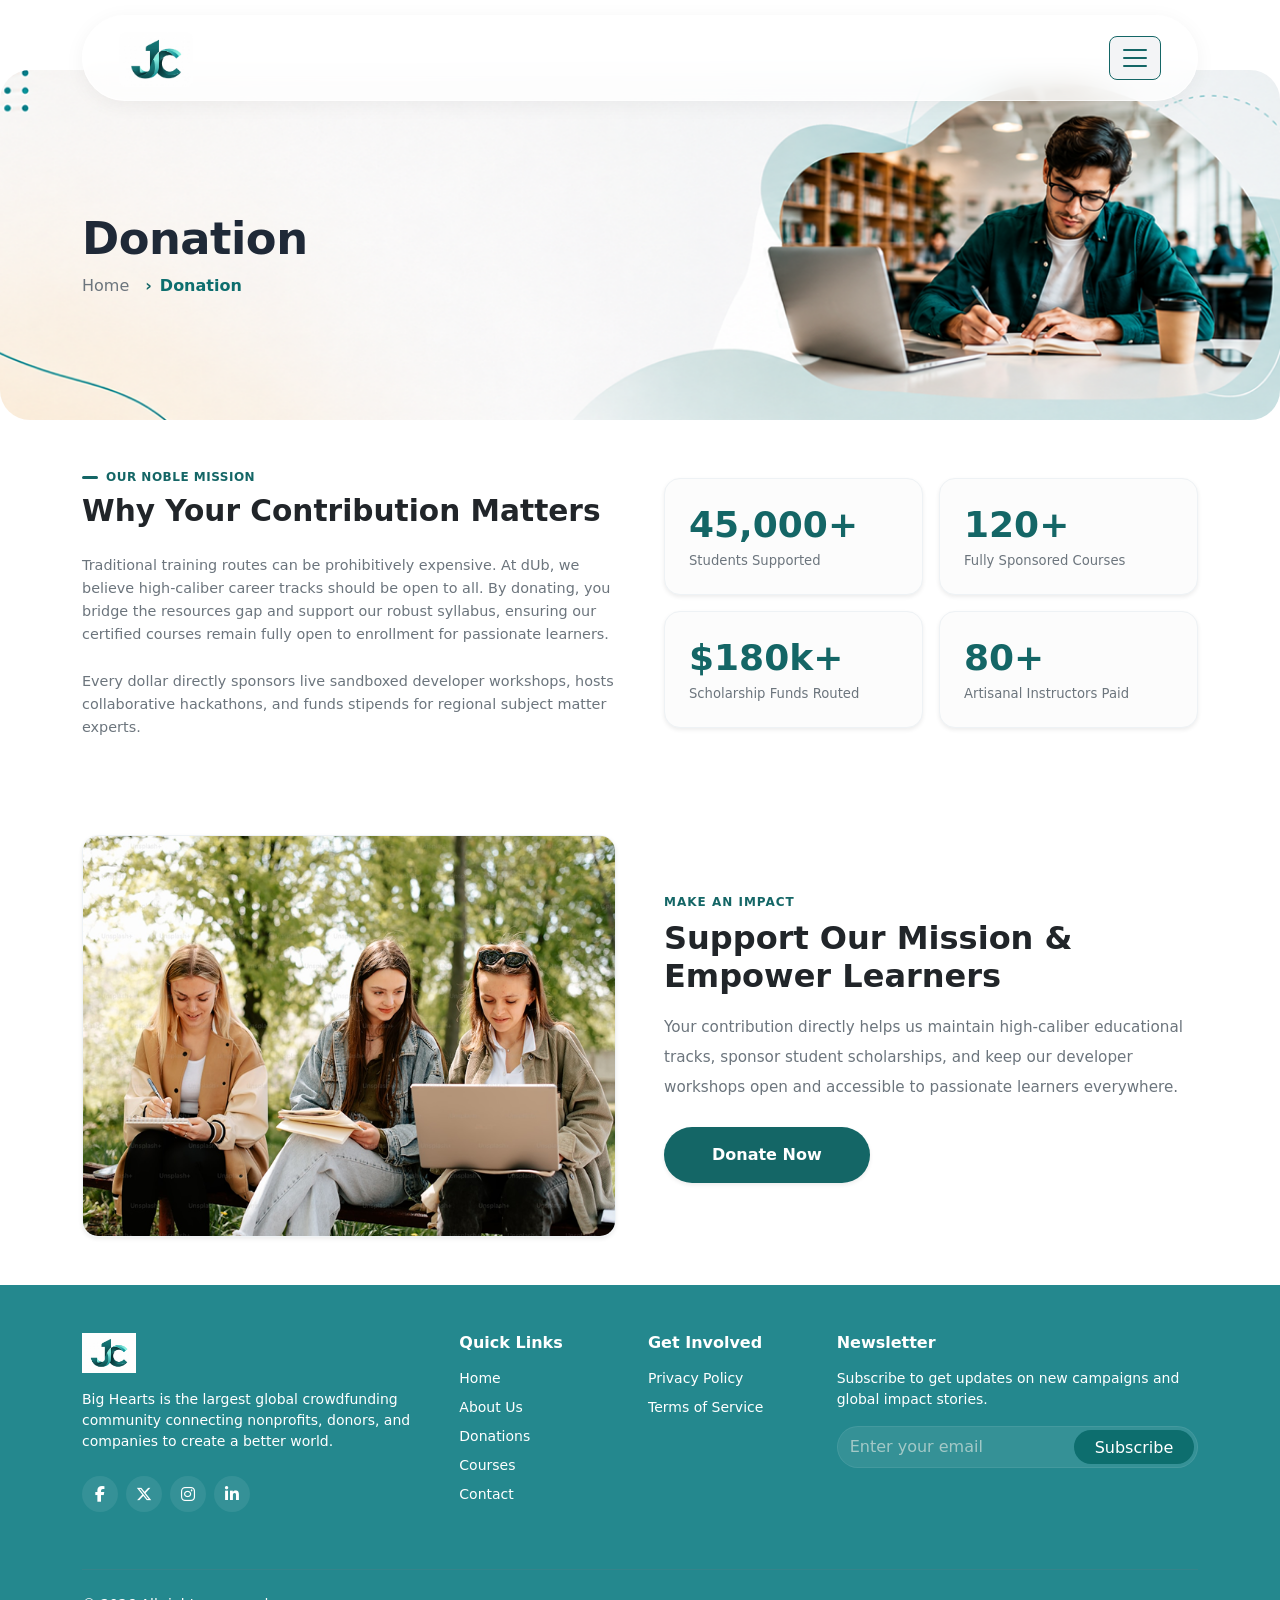
<file: Donation.html>
<!Doctype html>
<html>

<head>
	<title>Jreas Coop</title>
    <meta charset="utf-8">
    <link rel="stylesheet" href="https://cdnjs.cloudflare.com/ajax/libs/font-awesome/6.5.1/css/all.min.css" />
     <meta name="viewport"  content="width=device-width, initial-scale=1">
    <link rel="stylesheet" href="assets/css/bootstrap.min.css" type="text/css">
    	<link rel="stylesheet" href="assets/css/owl.carousel.min.css" type="text/css">

	<link rel="stylesheet" href="assets/css/style.css" type="text/css">

</head>

<body>
  <!-- back to top button-->
	<a class="backTop" href="##">
		<i class="fas fa-arrow-up"></i>
	</a>
  <!-- Header Section -->
  <section class="header fixed-top" id="mainHeader">
    <div class="container">
      <nav class="navbar navbar-expand-xxl navbar-dark">
        <div class="container-fluid">
          <a class="navbar-brand" href="index.html">
            <img src="assets/img/loggggggggggggo.jfif" alt="Logo" class="d-inline-block align-text-top" style="height: 55px; width: auto; border-radius: 8px;">
          </a>
          <button class="navbar-toggler" type="button" aria-label="Toggle navigation">
            <span class="navbar-toggler-icon"></span>
          </button>
          <div class="collapse navbar-collapse" id="navbarsExampleXxl">
            <ul class="navbar-nav m-auto mb-2 mb-xl-0">
              <li class="nav-item">
                <a class="nav-link active" aria-current="page" href="index.html">Home</a>
              </li>
              <li class="nav-item">
                <a class="nav-link" href="JreasLab.html">JreasLab</a>
              </li>
              <li class="nav-item">
                <a class="nav-link" href="Donation.html">Donation</a>
              </li>
              <li class="nav-item dropdown">
                <a class="nav-link dropdown-toggle custom-dropdown-toggle text-dark" href="#" id="servicesDropdown" role="button" data-bs-toggle="dropdown" aria-expanded="false">
                  Services
                  <i class="fa-solid fa-chevron-down ms-1 dropdown-icon" style="font-size: 0.8em;"></i>  
                </a>
                <ul class="dropdown-menu custom-dropdown-menu border-0 shadow-sm rounded-3" aria-labelledby="servicesDropdown">
                  <li><a class="dropdown-item py-2 px-3" href="cources.html">Courses</a></li>
                  <li><a class="dropdown-item py-2 px-3" href="workshops.html">Workshops</a></li>
                  <li><a class="dropdown-item py-2 px-3" href="university-training.html">University Training</a></li>
                  <li><a class="dropdown-item py-2 px-3" href="Initiatives.html">Initiatives</a></li>
                </ul>
              </li>
              <li class="nav-item">
                <a class="nav-link" href="About.html">About Us</a>
              </li>
              <li class="nav-item">
                <a class="nav-link" href="Contact.html">Contact</a>
              </li>
            </ul>


              <!-- Language Dropdown -->
              <div class="dropdown language-dropdown">
                <button class="lang-action-btn border-0 shadow-none dropdown-toggle" type="button" id="languageDropdown" data-bs-toggle="dropdown" aria-expanded="false" aria-label="Change Language">
                  <i class="fa-solid fa-globe"></i>
                </button>
                <ul class="dropdown-menu custom-lang-menu border-0 shadow-sm rounded-3 mt-2" aria-labelledby="languageDropdown">
                  <li><a class="dropdown-item py-1 px-2 fs-9" href="#">English</a></li>
                  <li><a class="dropdown-item py-1 px-2 fs-9" href="#">العربية</a></li>
                </ul>
              </div>

            
              <!-- Donate Button -->
              <a href="https://givebutter.com/gaza-wifi-center-jreas-labs-hirdy3" class="btn btn-teal px-4 py-2 rounded-pill fw-medium">
                Donate
              </a>
            </div>
          </div>
        </div>
      </nav>
    </div>
  </section>
  <!--  -->
  <section class="courses-banner ">
    <div class="container">
      <div class="row align-items-center justify-content-between rounded-4 position-relative overflow-hidden">        
        <div class="col-lg-12">
          <h1>Donation</h1> 
          <nav aria-label="breadcrumb">
            <ol class="breadcrumb mb-0">
              <li class="breadcrumb-item"><a href="index.html" class="text-decoration-none text-muted">Home</a></li>
              <li class="breadcrumb-item active text-teal fw-semibold" style="color: #146666;" aria-current="page">Donation</li>
            </ol>
          </nav>
        </div>
      </div>
    </div>
  </section>
  <!--  -->
  <!--  -->
  <div class="training-details-mission py-5">
    <div class="container">
      <div class="row align-items-center g-5">
        
        <div class="col-lg-6">
          <div class="training-mission-content">
            <div class="d-flex align-items-center gap-2 mb-2">
              <span class="training-mission-badge-line d-inline-block rounded" style="width: 16px; height: 3px; background-color: #146666;"></span>
              <span class="training-mission-subtitle text-uppercase fw-bold" style="color: #146666; font-size: 0.75rem; letter-spacing: 0.5px;">OUR NOBLE MISSION</span>
            </div>
            
            <h2 class="training-mission-title fw-bold text-dark mb-4">Why Your Contribution Matters</h2>
            
            <p class="training-mission-desc text-muted mb-4" style="font-size: 0.9rem; line-height: 1.6;">
              Traditional training routes can be prohibitively expensive. At dUb, we believe high-caliber career tracks should be open to all. By donating, you bridge the resources gap and support our robust syllabus, ensuring our certified courses remain fully open to enrollment for passionate learners.
            </p>
            
            <p class="training-mission-desc text-muted mb-0" style="font-size: 0.9rem; line-height: 1.6;">
              Every dollar directly sponsors live sandboxed developer workshops, hosts collaborative hackathons, and funds stipends for regional subject matter experts.
            </p>
          </div>
        </div>

        <div class="col-lg-6">
          <div class="row g-3">
            
            <!-- كارت 1 -->
            <div class="col-sm-6">
              <div class="training-mission-stat-card bg-white rounded-4 shadow-sm border p-4 h-100">
                <h3 class="training-mission-stat-number fw-bold mb-1" style="color: #146666; font-size: 2.25rem;">45,000+</h3>
                <p class="training-mission-stat-text text-muted mb-0" style="font-size: 0.825rem;">Students Supported</p>
              </div>
            </div>

            <!-- كارت 2 -->
            <div class="col-sm-6">
              <div class="training-mission-stat-card bg-white rounded-4 shadow-sm border p-4 h-100">
                <h3 class="training-mission-stat-number fw-bold mb-1" style="color: #146666; font-size: 2.25rem;">120+</h3>
                <p class="training-mission-stat-text text-muted mb-0" style="font-size: 0.825rem;">Fully Sponsored Courses</p>
              </div>
            </div>

            <!-- كارت 3 -->
            <div class="col-sm-6">
              <div class="training-mission-stat-card bg-white rounded-4 shadow-sm border p-4 h-100">
                <h3 class="training-mission-stat-number fw-bold mb-1" style="color: #146666; font-size: 2.25rem;">$180k+</h3>
                <p class="training-mission-stat-text text-muted mb-0" style="font-size: 0.825rem;">Scholarship Funds Routed</p>
              </div>
            </div>

            <!-- كارت 4 -->
            <div class="col-sm-6">
              <div class="training-mission-stat-card bg-white rounded-4 shadow-sm border p-4 h-100">
                <h3 class="training-mission-stat-number fw-bold mb-1" style="color: #146666; font-size: 2.25rem;">80+</h3>
                <p class="training-mission-stat-text text-muted mb-0" style="font-size: 0.825rem;">Artisanal Instructors Paid</p>
              </div>
            </div>

          </div>
        </div>

      </div>
    </div>
  </div>
  <!--  -->
  <section class="donation-section py-5 bg-white">
  <div class="container">
    <div class="row align-items-center g-5">
      
      <!-- القسم الأول: الصورة -->
      <div class="col-lg-6">
        <div class="donation-img-wrapper rounded-4 overflow-hidden shadow-sm border">
          <img src="assets/img/Frame 1597883364.png" alt="Donation Initiative" class="w-100 object-fit-cover" style="height: 400px;">
        </div>
      </div>

      <!-- القسم الثاني: الوصف وزر التبرع -->
      <div class="col-lg-6">
        <div class="donation-content">
          <span class="d-inline-block text-uppercase fw-bold mb-2" style="color: #146666; font-size: 0.75rem; letter-spacing: 1px;">
            MAKE AN IMPACT
          </span>
          
          <h2 class="donation-title fw-bold text-dark mb-3" style="font-size: 2rem;">
            Support Our Mission & Empower Learners
          </h2>
          
          <p class="donation-desc text-muted mb-4 lh-lg" style="font-size: 0.95rem;">
            Your contribution directly helps us maintain high-caliber educational tracks, sponsor student scholarships, and keep our developer workshops open and accessible to passionate learners everywhere.
          </p>

          <div class="d-flex flex-column flex-sm-row gap-3">
            <a href="https://givebutter.com/gaza-wifi-center-jreas-labs-hirdy3" class="btn fw-bold py-3 px-5 rounded-pill text-white shadow-sm" style="background-color: #146666; border: none;">
              Donate Now
            </a>
          </div>
        </div>
      </div>

    </div>
  </div>
  </section>
  <!--  -->
  <!-- footer -->
  <footer class="footer-section bg-dark-teal text-white pt-5 pb-3">
    <div class="container">
      <div class="row g-3 mb-5">
        
        <!-- العمود الأول: اللوجو والوصف -->
        <div class="col-lg-4 col-md-6">
          <div class="footer-brand mb-3 d-flex align-items-center gap-2">
            <img src="assets/img/loggggggggggggo.jfif" alt="Jreas Coop logo" height="40" class="object-fit-contain">
          </div>
          <p class="text-light-teal small mb-4 pe-lg-3">
            Big Hearts is the largest global crowdfunding community connecting nonprofits, donors, and companies to create a better world.
          </p>
          <!-- وسائل التواصل الاجتماعي -->
          <div class="d-flex gap-2">
            <a href="#" class="social-icon-btn"><i class="fa-brands fa-facebook-f"></i></a>
            <a href="#" class="social-icon-btn"><i class="fa-brands fa-x-twitter"></i></a>
            <a href="#" class="social-icon-btn"><i class="fa-brands fa-instagram"></i></a>
            <a href="#" class="social-icon-btn"><i class="fa-brands fa-linkedin-in"></i></a>
          </div>
        </div>

        <!-- العمود الثاني: روابط سريعة -->
        <div class="col-lg-2 col-md-6 col-6">
          <h5 class="fw-bold mb-3 text-white fs-6">Quick Links</h5>
          <ul class="list-unstyled footer-links small">
            <li class="mb-2"><a href="#">Home</a></li>
            <li class="mb-2"><a href="#">About Us</a></li>
            <li class="mb-2"><a href="#">Donations</a></li>
            <li class="mb-2"><a href="#">Courses</a></li>
            <li class="mb-2"><a href="#">Contact</a></li>
          </ul>
        </div>

        <!-- العمود الثالث: حملات التبرع / الدعم -->
        <div class="col-lg-2 col-md-6 col-6">
          <h5 class="fw-bold mb-3 text-white fs-6">Get Involved</h5>
          <ul class="list-unstyled footer-links small">
            <li class="mb-2"><a href="#">Privacy Policy</a></li>
            <li class="mb-2"><a href="#">Terms of Service</a></li>
          </ul>
        </div>

        <!-- العمود الرابع: النشرة البريدية -->
        <div class="col-lg-4 col-md-6">
          <h5 class="fw-bold mb-3 text-white fs-6">Newsletter</h5>
          <p class="text-light-teal small mb-3">
            Subscribe to get updates on new campaigns and global impact stories.
          </p>
          <form class="newsletter-form position-relative">
            <div class="input-group">
              <input type="email" class="form-control rounded-pill pe-5 py-2 small" placeholder="Enter your email" required>
              <button class="btn btn-teal rounded-pill position-absolute end-0 top-0 bottom-0 m-1 px-3" type="submit">
                Subscribe
              </button>
            </div>
          </form>
        </div>

      </div>

      <hr class="border-secondary opacity-25 my-4">

      <!-- شريط الحقوق السفلي -->
      <div class="row align-items-center small text-light-teal">
        <div class="col-md-6 text-center text-md-start mb-2 mb-md-0">
          &copy; 2026 All rights reserved.
        </div>
      </div>
    </div>
  </footer>
  <!-- footer -->
	<script src="assets/js/jquery3.3.1.js"></script>
	<script src="assets/js/bootstrap.min.js"></script>
  <script src="assets/js/owl.carousel.min.js"></script>
	<script src="assets/js/main.js"></script>
  <script src="assets/js/jquery3.3.1.js"></script>
<script src="https://cdn.jsdelivr.net/npm/bootstrap@5.3.3/dist/js/bootstrap.bundle.min.js"></script>

</body>

</html>
</file>
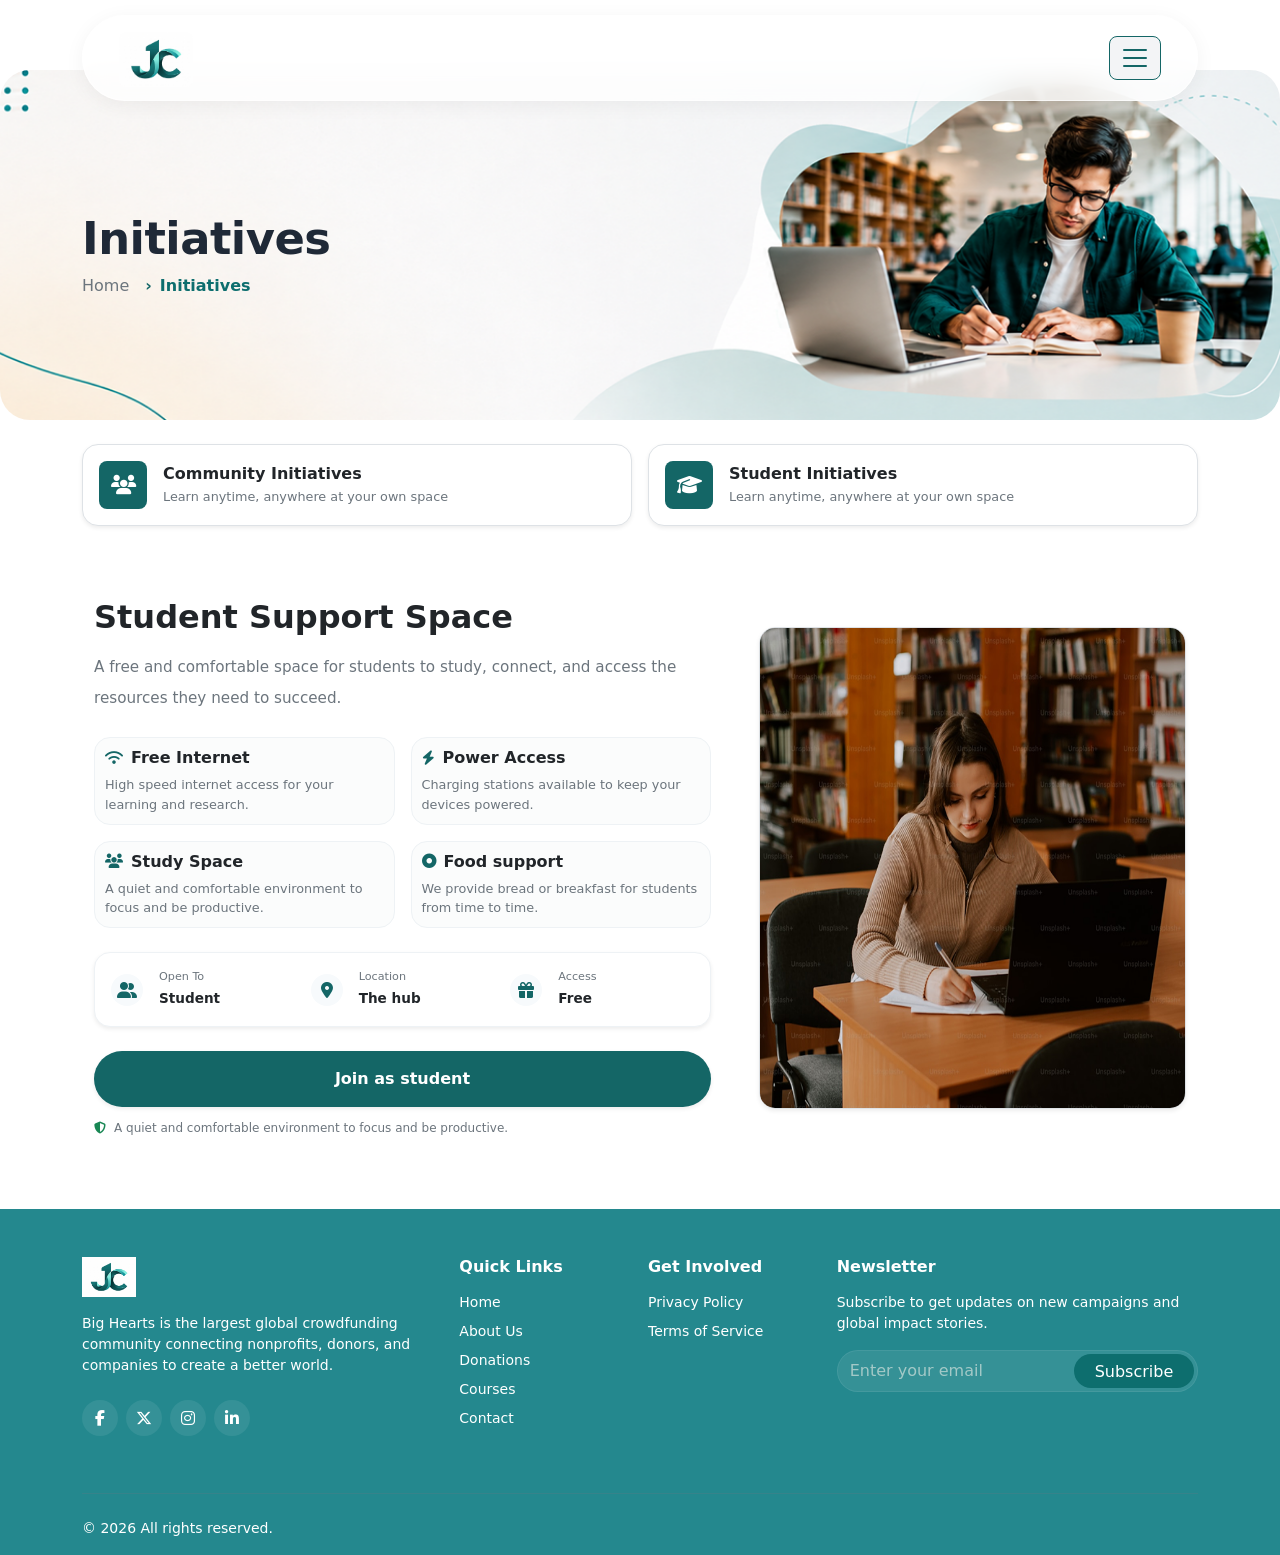
<file: Initiatives.html>
<!Doctype html>
<html>

<head>
	<title>Jreas Coop</title>
    <meta charset="utf-8">
    <link rel="stylesheet" href="https://cdnjs.cloudflare.com/ajax/libs/font-awesome/6.5.1/css/all.min.css" />
     <meta name="viewport"  content="width=device-width, initial-scale=1">
    <link rel="stylesheet" href="assets/css/bootstrap.min.css" type="text/css">
    	<link rel="stylesheet" href="assets/css/owl.carousel.min.css" type="text/css">

	<link rel="stylesheet" href="assets/css/style.css" type="text/css">

</head>

<body>
  <!-- back to top button-->
	<a class="backTop" href="##">
		<i class="fas fa-arrow-up"></i>
	</a>
  <!-- Header Section -->
  <section class="header fixed-top" id="mainHeader">
    <div class="container">
      <nav class="navbar navbar-expand-xxl navbar-dark">
        <div class="container-fluid">
          <a class="navbar-brand" href="index.html">
            <img src="assets/img/loggggggggggggo.jfif" alt="Logo" class="d-inline-block align-text-top" style="height: 55px; width: auto; border-radius: 8px;">
          </a>
          <button class="navbar-toggler" type="button" aria-label="Toggle navigation">
            <span class="navbar-toggler-icon"></span>
          </button>
          <div class="collapse navbar-collapse" id="navbarsExampleXxl">
            <ul class="navbar-nav m-auto mb-2 mb-xl-0">
              <li class="nav-item">
                <a class="nav-link active" aria-current="page" href="index.html">Home</a>
              </li>
              <li class="nav-item">
                <a class="nav-link" href="JreasLab.html">JreasLab</a>
              </li>
              <li class="nav-item">
                <a class="nav-link" href="Donation.html">Donation</a>
              </li>
              <li class="nav-item dropdown">
                <a class="nav-link dropdown-toggle custom-dropdown-toggle text-dark" href="#" id="servicesDropdown" role="button" data-bs-toggle="dropdown" aria-expanded="false">
                  Services
                  <i class="fa-solid fa-chevron-down ms-1 dropdown-icon" style="font-size: 0.8em;"></i>  
                </a>
                <ul class="dropdown-menu custom-dropdown-menu border-0 shadow-sm rounded-3" aria-labelledby="servicesDropdown">
                  <li><a class="dropdown-item py-2 px-3" href="cources.html">Courses</a></li>
                  <li><a class="dropdown-item py-2 px-3" href="workshops.html">Workshops</a></li>
                  <li><a class="dropdown-item py-2 px-3" href="university-training.html">University Training</a></li>
                  <li><a class="dropdown-item py-2 px-3" href="Initiatives.html">Initiatives</a></li>
                </ul>
              </li>
              <li class="nav-item">
                <a class="nav-link" href="About.html">About Us</a>
              </li>
              <li class="nav-item">
                <a class="nav-link" href="Contact.html">Contact</a>
              </li>
            </ul>


              <!-- Language Dropdown -->
              <div class="dropdown language-dropdown">
                <button class="lang-action-btn border-0 shadow-none dropdown-toggle" type="button" id="languageDropdown" data-bs-toggle="dropdown" aria-expanded="false" aria-label="Change Language">
                  <i class="fa-solid fa-globe"></i>
                </button>
                <ul class="dropdown-menu custom-lang-menu border-0 shadow-sm rounded-3 mt-2" aria-labelledby="languageDropdown">
                  <li><a class="dropdown-item py-1 px-2 fs-9" href="#">English</a></li>
                  <li><a class="dropdown-item py-1 px-2 fs-9" href="#">العربية</a></li>
                </ul>
              </div>

            
              <!-- Donate Button -->
              <a href="https://givebutter.com/gaza-wifi-center-jreas-labs-hirdy3" class="btn btn-teal px-4 py-2 rounded-pill fw-medium">
                Donate
              </a>
            </div>
          </div>
        </div>
      </nav>
    </div>
  </section>
<!--  -->
   <section class="courses-banner ">
      <div class="container">
        <div class="row align-items-center justify-content-between rounded-4 position-relative overflow-hidden">        
          <div class="col-lg-12">
            <h1>Initiatives</h1>
            <nav aria-label="breadcrumb">
              <ol class="breadcrumb mb-0">
                <li class="breadcrumb-item"><a href="index.html" class="text-decoration-none text-muted">Home</a></li>
                <li class="breadcrumb-item active text-teal fw-semibold" style="color: #146666;" aria-current="page">Initiatives</li>
              </ol>
            </nav>
          </div>
        </div>
      </div>
   </section>
<!--  -->
   <div class="training-details-initiatives py-4">
    <div class="container">
      <div class="row g-4">
         
        <div class="col-md-12">
          <ul class="nav nav-pills custom-filter-tabs gap-3 border-0" id="pills-tab" role="tablist">
            
            <!-- الـ Tab الأول -->
            <li class="nav-item flex-fill" role="presentation">
              <button class="nav-link active p-0 w-100 text-start bg-transparent border-0" id="pills-business-tab" data-bs-toggle="pill" data-bs-target="#pills-business" type="button" role="tab" aria-controls="pills-business" aria-selected="true">
                <div class="training-initiative-card rounded-4 p-3 h-100 d-flex align-items-center gap-3 border bg-white shadow-sm">
                  <div class="training-initiative-icon-box rounded-3 d-flex align-items-center justify-content-center text-white flex-shrink-0" style="width: 48px; height: 48px; background-color: #146666;">
                    <i class="fa-solid fa-users fs-5"></i>
                  </div>
                  <div class="training-initiative-content">
                    <h5 class="training-initiative-title fw-bold text-dark mb-1 fs-6">Community Initiatives</h5>
                    <p class="training-initiative-desc text-muted mb-0" style="font-size: 0.8rem;">Learn anytime, anywhere at your own space</p>
                  </div>
                </div>
              </button>
            </li>

            <!-- الـ Tab الثاني -->
            <li class="nav-item flex-fill" role="presentation">
              <button class="nav-link p-0 w-100 text-start bg-transparent border-0" id="pills-ai-tab" data-bs-toggle="pill" data-bs-target="#pills-ai" type="button" role="tab" aria-controls="pills-ai" aria-selected="false">
                <div class="training-initiative-card rounded-4 p-3 h-100 d-flex align-items-center gap-3 border bg-white shadow-sm">
                  <div class="training-initiative-icon-box rounded-3 d-flex align-items-center justify-content-center text-white flex-shrink-0" style="width: 48px; height: 48px; background-color: #146666;">
                    <i class="fa-solid fa-graduation-cap fs-5"></i>
                  </div>
                  <div class="training-initiative-content">
                    <h5 class="training-initiative-title fw-bold text-dark mb-1 fs-6">Student Initiatives</h5>
                    <p class="training-initiative-desc text-muted mb-0" style="font-size: 0.8rem;">Learn anytime, anywhere at your own space</p>
                  </div>
                </div>
              </button>
            </li>

          </ul>

          <div class="tab-content mt-4" id="pills-tabContent">
            <div class="tab-pane fade show active" id="pills-business" role="tabpanel" aria-labelledby="pills-business-tab">
              <!--  -->
            <div class="training-details-support py-5">
            <div class="container">
              <div class="row align-items-center g-5">
                
                <div class="col-lg-7">
                  <div class="training-support-content">
                    <h2 class="training-support-title fw-bold text-dark mb-3">Student Support Space</h2>
                    <p class="training-support-desc text-muted mb-4 lh-lg" style="font-size: 0.95rem;">
                      A free and comfortable space for students to study, connect, and access the resources they need to succeed.
                    </p>

                    <div class="row g-3 mb-4">
                      
                      <div class="col-sm-6">
                        <div class="training-support-feature-card bg-light bg-opacity-50 rounded-4  border border-light">
                          <div class="d-flex align-items-center gap-2 mb-2">
                            <i class="fa-solid fa-wifi" style="color: #146666; font-size: 0.9rem;"></i>
                            <h5 class="training-feature-title fw-bold text-dark mb-0 fs-6">Free Internet</h5>
                          </div>
                          <p class="training-feature-desc text-muted mb-0" style="font-size: 0.8rem; line-height: 1.5;">
                            High speed internet access for your learning and research.
                          </p>
                        </div>
                      </div>

                      <div class="col-sm-6">
                        <div class="training-support-feature-card bg-light bg-opacity-50 rounded-4  border border-light ">
                          <div class="d-flex align-items-center gap-2 mb-2">
                            <i class="fa-solid fa-bolt" style="color: #146666; font-size: 0.9rem;"></i>
                            <h5 class="training-feature-title fw-bold text-dark mb-0 fs-6">Power Access</h5>
                          </div>
                          <p class="training-feature-desc text-muted mb-0" style="font-size: 0.8rem; line-height: 1.5;">
                            Charging stations available to keep your devices powered.
                          </p>
                        </div>
                      </div>

                      <div class="col-sm-6">
                        <div class="training-support-feature-card bg-light bg-opacity-50 rounded-4  border border-light">
                          <div class="d-flex align-items-center gap-2 mb-2">
                            <i class="fa-solid fa-users" style="color: #146666; font-size: 0.9rem;"></i>
                            <h5 class="training-feature-title fw-bold text-dark mb-0 fs-6">Study Space</h5>
                          </div>
                          <p class="training-feature-desc text-muted mb-0" style="font-size: 0.8rem; line-height: 1.5;">
                            A quiet and comfortable environment to focus and be productive.
                          </p>
                        </div>
                      </div>

                      <div class="col-sm-6">
                        <div class="training-support-feature-card bg-light bg-opacity-50 rounded-4  border border-light ">
                          <div class="d-flex align-items-center gap-2 mb-2">
                            <i class="fa-solid fa-circle-dot" style="color: #146666; font-size: 0.9rem;"></i>
                            <h5 class="training-feature-title fw-bold text-dark mb-0 fs-6">Food support</h5>
                          </div>
                          <p class="training-feature-desc text-muted mb-0" style="font-size: 0.8rem; line-height: 1.5;">
                            We provide bread or breakfast for students from time to time.
                          </p>
                        </div>
                      </div>

                    </div>

                    <div class="training-support-meta-bar bg-white rounded-4 border p-3 mb-4 shadow-sm">
                      <div class="row align-items-center g-3">
                        
                        <div class="col-md-4 d-flex align-items-center gap-3">
                          <div class="training-meta-icon text-muted"><i class="fa-solid fa-user-group"></i></div>
                          <div>
                            <span class="d-block text-muted" style="font-size: 0.7rem;">Open To</span>
                            <span class="fw-bold text-dark" style="font-size: 0.85rem;">Student</span>
                          </div>
                        </div>
                        
                        <div class="col-md-4 d-flex align-items-center gap-3 border-start-md">
                          <div class="training-meta-icon text-muted"><i class="fa-solid fa-location-dot"></i></div>
                          <div>
                            <span class="d-block text-muted" style="font-size: 0.7rem;">Location</span>
                            <span class="fw-bold text-dark" style="font-size: 0.85rem;">The hub</span>
                          </div>
                        </div>
                        
                        <div class="col-md-4 d-flex align-items-center gap-3 border-start-md">
                          <div class="training-meta-icon text-muted"><i class="fa-solid fa-gift"></i></div>
                          <div>
                            <span class="d-block text-muted" style="font-size: 0.7rem;">Access</span>
                            <span class="fw-bold text-dark" style="font-size: 0.85rem;">Free</span>
                          </div>
                        </div>

                      </div>
                    </div>

                    <div class="d-flex flex-column gap-2">
                      <a href="#" class="btn btn-primary fw-bold py-3 rounded-pill text-white w-100 shadow-sm" style="background-color: #146666; border: none;">
                        Join as student
                      </a>
                      <div class="d-flex align-items-center gap-2 text-muted mt-1" style="font-size: 0.75rem;">
                        <i class="fa-solid fa-shield-halved text-success"></i>
                        <span>A quiet and comfortable environment to focus and be productive.</span>
                      </div>
                    </div>

                  </div>
                </div>

                <div class="col-lg-5">
                  <div class="training-support-img-wrapper rounded-4 overflow-hidden shadow-sm border">
                    <img src="assets/img/inititive.png" alt="Student Support Space" class="w-100 object-fit-cover" style="height: 480px;">
                  </div>
                </div>

              </div>
            </div>
          </div>
            </div>
            <div class="tab-pane fade" id="pills-ai" role="tabpanel" aria-labelledby="pills-ai-tab">
              
              <div class="activities-section py-5">
                <div class="container">
                  <div class="row g-4">
                    
                    <!-- Card 1 -->
                    <div class="col-12 col-sm-6 col-lg-3">
                      <div class="card activity-card h-100 border-0 shadow-sm rounded-4 overflow-hidden">
                        <div class="card-img-wrapper">
                          <img src="assets/img/service.png" class="card-img-top" alt="Donation Activity">
                        </div>
                        <div class="card-body p-3 d-flex flex-column">
                          <!-- Badge -->
                          <div class="mb-2">
                            <span class="badge badge-yellow text-dark-yellow px-2 py-1 rounded-2">Donation</span>
                          </div>
                          <!-- Title -->
                          <h6 class="fw-bold card-title text-dark mb-2">
                            10 Ways To Give To Charity Without Your Budget.
                          </h6>
                          <!-- Description -->
                          <p class="text-muted small card-desc mb-3">
                            Despite facing significant financial constraints, this organization continues
                          </p>
                          <!-- Date -->
                          <div class="mt-auto d-flex align-items-center gap-2 text-muted extra-small">
                            <i class="fa-regular fa-calendar"></i>
                            <span>January 3, 2026</span>
                          </div>
                        </div>
                      </div>
                    </div>

                    <div class="col-12 col-sm-6 col-lg-3">
                      <div class="card activity-card h-100 border-0 shadow-sm rounded-4 overflow-hidden">
                        <div class="card-img-wrapper">
                          <img src="assets/img/service.png" class="card-img-top" alt="Donation Activity">
                        </div>
                        <div class="card-body p-3 d-flex flex-column">
                          <!-- Badge -->
                          <div class="mb-2">
                            <span class="badge badge-blue text-dark-blue px-2 py-1 rounded-2">Food</span>
                          </div>
                          <!-- Title -->
                          <h6 class="fw-bold card-title text-dark mb-2">
                            10 Ways To Give To Charity Without Your Budget.
                          </h6>
                          <!-- Description -->
                          <p class="text-muted small card-desc mb-3">
                            Despite facing significant financial constraints, this organization continues
                          </p>
                          <!-- Date -->
                          <div class="mt-auto d-flex align-items-center gap-2 text-muted extra-small">
                            <i class="fa-regular fa-calendar"></i>
                            <span>January 3, 2026</span>
                          </div>
                        </div>
                      </div>
                    </div>

                    <div class="col-12 col-sm-6 col-lg-3">
                      <div class="card activity-card h-100 border-0 shadow-sm rounded-4 overflow-hidden">
                        <div class="card-img-wrapper">
                          <img src="assets/img/service.png" class="card-img-top" alt="Donation Activity">
                        </div>
                        <div class="card-body p-3 d-flex flex-column">
                          <!-- Badge -->
                          <div class="mb-2">
                            <span class="badge badge-green text-dark-green px-2 py-1 rounded-2">Donation</span>
                          </div>
                          <!-- Title -->
                          <h6 class="fw-bold card-title text-dark mb-2">
                            10 Ways To Give To Charity Without Your Budget.
                          </h6>
                          <!-- Description -->
                          <p class="text-muted small card-desc mb-3">
                            Despite facing significant financial constraints, this organization continues
                          </p>
                          <!-- Date -->
                          <div class="mt-auto d-flex align-items-center gap-2 text-muted extra-small">
                            <i class="fa-regular fa-calendar"></i>
                            <span>January 3, 2026</span>
                          </div>
                        </div>
                      </div>
                    </div>

                    <div class="col-12 col-sm-6 col-lg-3">
                      <div class="card activity-card h-100 border-0 shadow-sm rounded-4 overflow-hidden">
                        <div class="card-img-wrapper">
                          <img src="assets/img/service.png" class="card-img-top" alt="Donation Activity">
                        </div>
                        <div class="card-body p-3 d-flex flex-column">
                          <!-- Badge -->
                          <div class="mb-2">
                            <span class="badge badge-cream text-dark-yellow px-2 py-1 rounded-2">Donation</span>
                          </div>
                          <!-- Title -->
                          <h6 class="fw-bold card-title text-dark mb-2">
                            10 Ways To Give To Charity Without Your Budget.
                          </h6>
                          <!-- Description -->
                          <p class="text-muted small card-desc mb-3">
                            Despite facing significant financial constraints, this organization continues
                          </p>
                          <!-- Date -->
                          <div class="mt-auto d-flex align-items-center gap-2 text-muted extra-small">
                            <i class="fa-regular fa-calendar"></i>
                            <span>January 3, 2026</span>
                          </div>
                        </div>
                      </div>
                    </div>
                    <!--  -->
                    <div class="col-12 col-sm-6 col-lg-3">
                      <div class="card activity-card h-100 border-0 shadow-sm rounded-4 overflow-hidden">
                        <div class="card-img-wrapper">
                          <img src="assets/img/service.png" class="card-img-top" alt="Donation Activity">
                        </div>
                        <div class="card-body p-3 d-flex flex-column">
                          <!-- Badge -->
                          <div class="mb-2">
                            <span class="badge badge-blue text-dark-blue px-2 py-1 rounded-2">Food</span>
                          </div>
                          <!-- Title -->
                          <h6 class="fw-bold card-title text-dark mb-2">
                            10 Ways To Give To Charity Without Your Budget.
                          </h6>
                          <!-- Description -->
                          <p class="text-muted small card-desc mb-3">
                            Despite facing significant financial constraints, this organization continues
                          </p>
                          <!-- Date -->
                          <div class="mt-auto d-flex align-items-center gap-2 text-muted extra-small">
                            <i class="fa-regular fa-calendar"></i>
                            <span>January 3, 2026</span>
                          </div>
                        </div>
                      </div>
                    </div>

                    <div class="col-12 col-sm-6 col-lg-3">
                      <div class="card activity-card h-100 border-0 shadow-sm rounded-4 overflow-hidden">
                        <div class="card-img-wrapper">
                          <img src="assets/img/service.png" class="card-img-top" alt="Donation Activity">
                        </div>
                        <div class="card-body p-3 d-flex flex-column">
                          <!-- Badge -->
                          <div class="mb-2">
                            <span class="badge badge-green text-dark-green px-2 py-1 rounded-2">Donation</span>
                          </div>
                          <!-- Title -->
                          <h6 class="fw-bold card-title text-dark mb-2">
                            10 Ways To Give To Charity Without Your Budget.
                          </h6>
                          <!-- Description -->
                          <p class="text-muted small card-desc mb-3">
                            Despite facing significant financial constraints, this organization continues
                          </p>
                          <!-- Date -->
                          <div class="mt-auto d-flex align-items-center gap-2 text-muted extra-small">
                            <i class="fa-regular fa-calendar"></i>
                            <span>January 3, 2026</span>
                          </div>
                        </div>
                      </div>
                    </div>

                    <div class="col-12 col-sm-6 col-lg-3">
                      <div class="card activity-card h-100 border-0 shadow-sm rounded-4 overflow-hidden">
                        <div class="card-img-wrapper">
                          <img src="assets/img/service.png" class="card-img-top" alt="Donation Activity">
                        </div>
                        <div class="card-body p-3 d-flex flex-column">
                          <!-- Badge -->
                          <div class="mb-2">
                            <span class="badge badge-cream text-dark-yellow px-2 py-1 rounded-2">Donation</span>
                          </div>
                          <!-- Title -->
                          <h6 class="fw-bold card-title text-dark mb-2">
                            10 Ways To Give To Charity Without Your Budget.
                          </h6>
                          <!-- Description -->
                          <p class="text-muted small card-desc mb-3">
                            Despite facing significant financial constraints, this organization continues
                          </p>
                          <!-- Date -->
                          <div class="mt-auto d-flex align-items-center gap-2 text-muted extra-small">
                            <i class="fa-regular fa-calendar"></i>
                            <span>January 3, 2026</span>
                          </div>
                        </div>
                      </div>
                    </div>

                  </div>
                </div>
              </div>
            </div>
          </div>       
        </div>
      </div>
    </div>
  </div>


<!--  -->

  <!--  -->
  <!-- footer -->
  <footer class="footer-section bg-dark-teal text-white pt-5 pb-3">
    <div class="container">
      <div class="row g-3 mb-5">
        
        <!-- العمود الأول: اللوجو والوصف -->
        <div class="col-lg-4 col-md-6">
          <div class="footer-brand mb-3 d-flex align-items-center gap-2">
            <img src="assets/img/loggggggggggggo.jfif" alt="Jreas Coop logo" height="40" class="object-fit-contain">
          </div>
          <p class="text-light-teal small mb-4 pe-lg-3">
            Big Hearts is the largest global crowdfunding community connecting nonprofits, donors, and companies to create a better world.
          </p>
          <!-- وسائل التواصل الاجتماعي -->
          <div class="d-flex gap-2">
            <a href="#" class="social-icon-btn"><i class="fa-brands fa-facebook-f"></i></a>
            <a href="#" class="social-icon-btn"><i class="fa-brands fa-x-twitter"></i></a>
            <a href="#" class="social-icon-btn"><i class="fa-brands fa-instagram"></i></a>
            <a href="#" class="social-icon-btn"><i class="fa-brands fa-linkedin-in"></i></a>
          </div>
        </div>

        <!-- العمود الثاني: روابط سريعة -->
        <div class="col-lg-2 col-md-6 col-6">
          <h5 class="fw-bold mb-3 text-white fs-6">Quick Links</h5>
          <ul class="list-unstyled footer-links small">
            <li class="mb-2"><a href="#">Home</a></li>
            <li class="mb-2"><a href="#">About Us</a></li>
            <li class="mb-2"><a href="#">Donations</a></li>
            <li class="mb-2"><a href="#">Courses</a></li>
            <li class="mb-2"><a href="#">Contact</a></li>
          </ul>
        </div>

        <!-- العمود الثالث: حملات التبرع / الدعم -->
        <div class="col-lg-2 col-md-6 col-6">
          <h5 class="fw-bold mb-3 text-white fs-6">Get Involved</h5>
          <ul class="list-unstyled footer-links small">
            <li class="mb-2"><a href="#">Privacy Policy</a></li>
            <li class="mb-2"><a href="#">Terms of Service</a></li>
          </ul>
        </div>

        <!-- العمود الرابع: النشرة البريدية -->
        <div class="col-lg-4 col-md-6">
          <h5 class="fw-bold mb-3 text-white fs-6">Newsletter</h5>
          <p class="text-light-teal small mb-3">
            Subscribe to get updates on new campaigns and global impact stories.
          </p>
          <form class="newsletter-form position-relative">
            <div class="input-group">
              <input type="email" class="form-control rounded-pill pe-5 py-2 small" placeholder="Enter your email" required>
              <button class="btn btn-teal rounded-pill position-absolute end-0 top-0 bottom-0 m-1 px-3" type="submit">
                Subscribe
              </button>
            </div>
          </form>
        </div>

      </div>

      <hr class="border-secondary opacity-25 my-4">

      <!-- شريط الحقوق السفلي -->
      <div class="row align-items-center small text-light-teal">
        <div class="col-md-6 text-center text-md-start mb-2 mb-md-0">
          &copy; 2026 All rights reserved.
        </div>
      </div>
    </div>
  </footer>
  <!-- footer -->
	<script src="assets/js/jquery3.3.1.js"></script>
	<script src="assets/js/bootstrap.min.js"></script>
  <script src="assets/js/owl.carousel.min.js"></script>
	<script src="assets/js/main.js"></script>
  <script src="assets/js/jquery3.3.1.js"></script>
<script src="https://cdn.jsdelivr.net/npm/bootstrap@5.3.3/dist/js/bootstrap.bundle.min.js"></script>

</body>

</html>
</file>
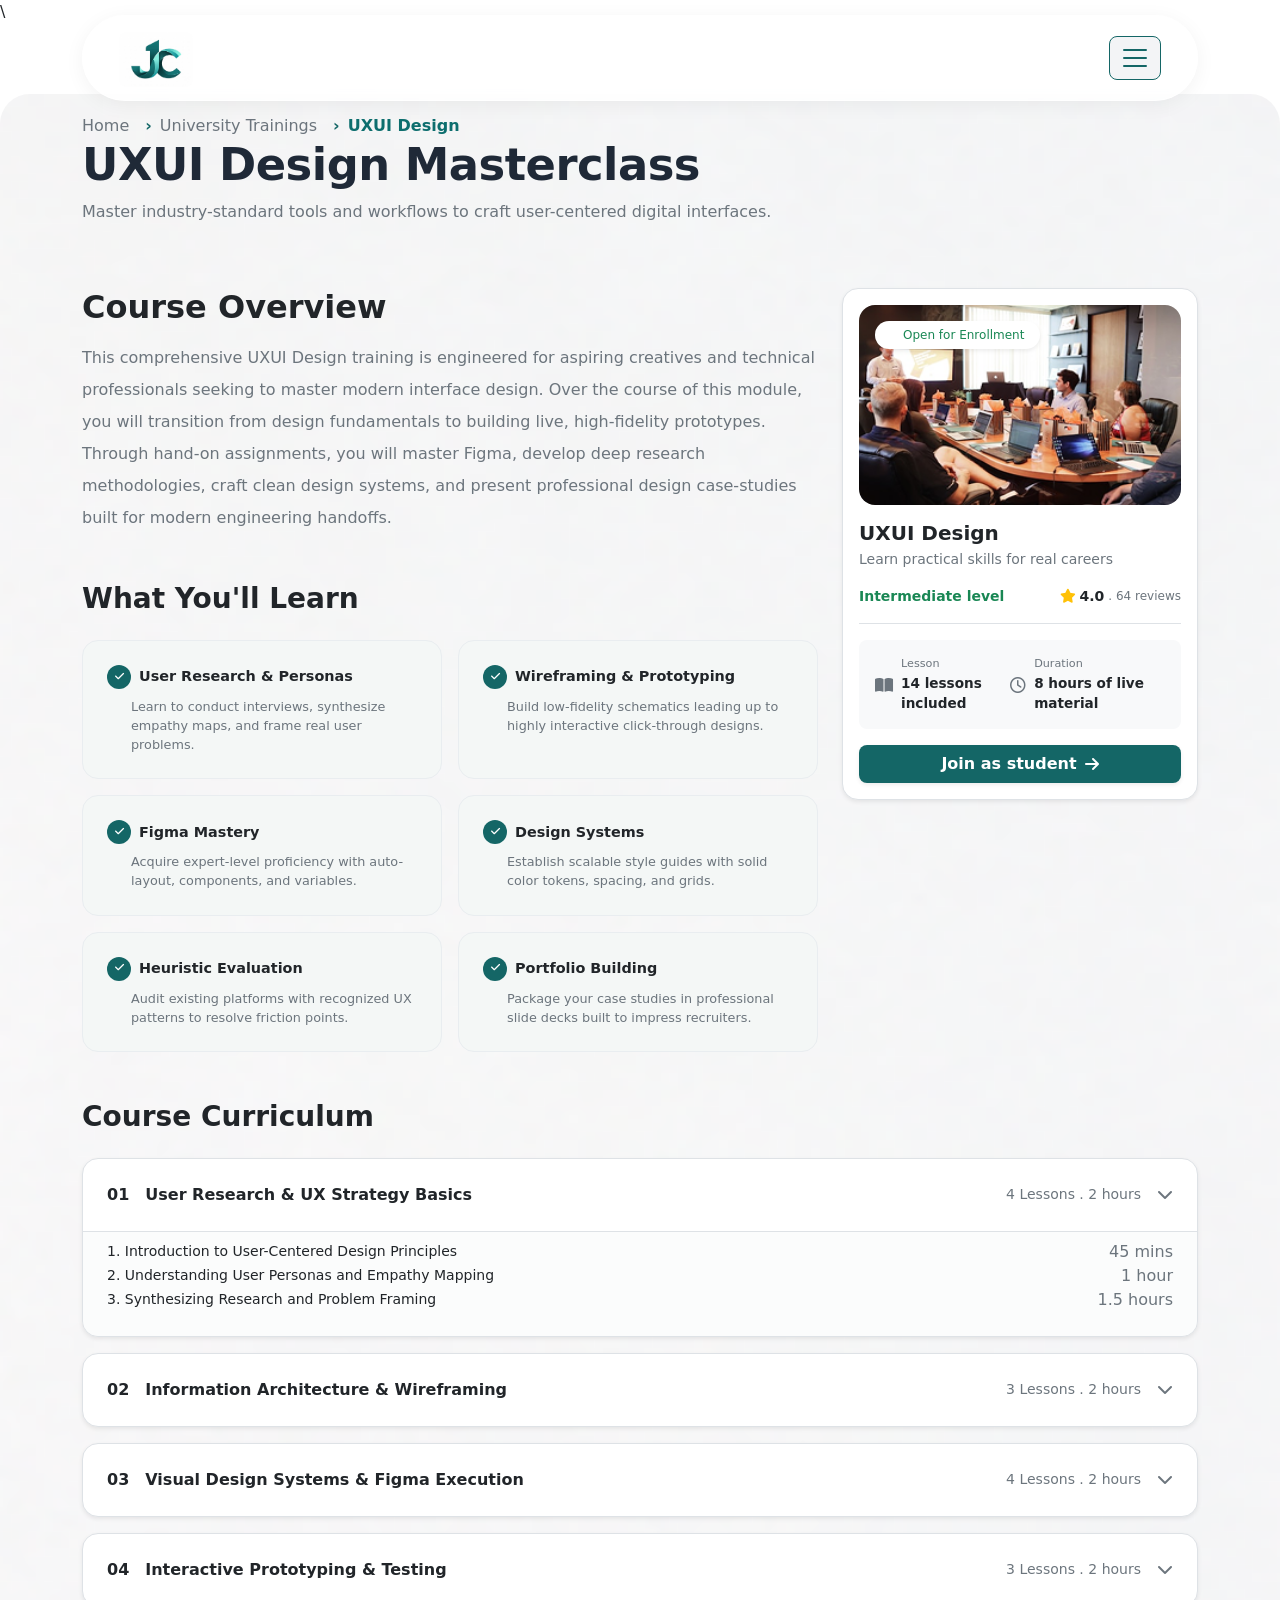
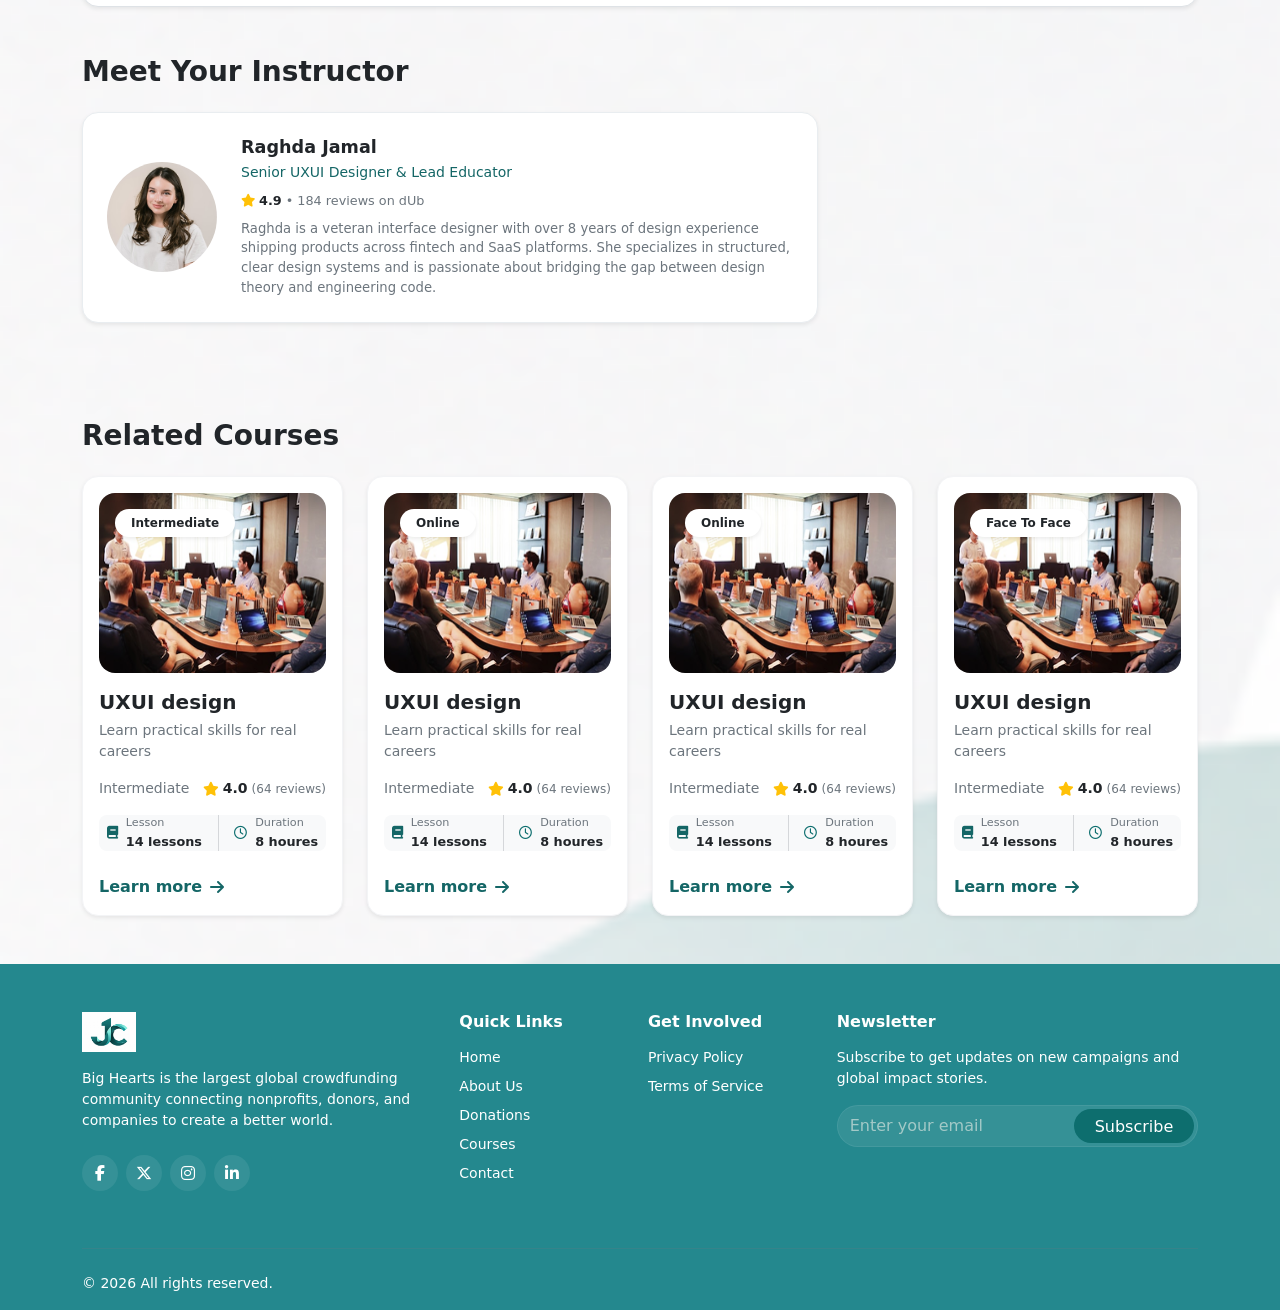
<file: trainingDetail.html>
<!Doctype html>
<html>

<head>
	<title>Jreas Coop</title>
    <meta charset="utf-8">
    <link rel="stylesheet" href="https://cdnjs.cloudflare.com/ajax/libs/font-awesome/6.5.1/css/all.min.css" />
     <meta name="viewport"  content="width=device-width, initial-scale=1">
    <link rel="stylesheet" href="assets/css/bootstrap.min.css" type="text/css">
    	<link rel="stylesheet" href="assets/css/owl.carousel.min.css" type="text/css">

	<link rel="stylesheet" href="assets/css/style.css" type="text/css">

</head>

<body>\

  <!-- back to top button-->
	<a class="backTop" href="##">
		<i class="fas fa-arrow-up"></i>
	</a>
  <!-- Header Section -->
  <section class="header fixed-top" id="mainHeader">
    <div class="container">
      <nav class="navbar navbar-expand-xxl navbar-dark">
        <div class="container-fluid">
          <a class="navbar-brand" href="index.html">
            <img src="assets/img/loggggggggggggo.jfif" alt="Logo" class="d-inline-block align-text-top" style="height: 55px; width: auto; border-radius: 8px;">
          </a>
          <button class="navbar-toggler" type="button" aria-label="Toggle navigation">
            <span class="navbar-toggler-icon"></span>
          </button>
          <div class="collapse navbar-collapse" id="navbarsExampleXxl">
            <ul class="navbar-nav m-auto mb-2 mb-xl-0">
              <li class="nav-item">
                <a class="nav-link active" aria-current="page" href="index.html">Home</a>
              </li>
              <li class="nav-item">
                <a class="nav-link" href="JreasLab.html">JreasLab</a>
              </li>
              <li class="nav-item">
                <a class="nav-link" href="Donation.html">Donation</a>
              </li>
              <li class="nav-item dropdown">
                <a class="nav-link dropdown-toggle custom-dropdown-toggle text-dark" href="#" id="servicesDropdown" role="button" data-bs-toggle="dropdown" aria-expanded="false">
                  Services
                  <i class="fa-solid fa-chevron-down ms-1 dropdown-icon" style="font-size: 0.8em;"></i>  
                </a>
                <ul class="dropdown-menu custom-dropdown-menu border-0 shadow-sm rounded-3" aria-labelledby="servicesDropdown">
                  <li><a class="dropdown-item py-2 px-3" href="cources.html">Courses</a></li>
                  <li><a class="dropdown-item py-2 px-3" href="workshops.html">Workshops</a></li>
                  <li><a class="dropdown-item py-2 px-3" href="university-training.html">University Training</a></li>
                  <li><a class="dropdown-item py-2 px-3" href="Initiatives.html">Initiatives</a></li>
                </ul>
              </li>
              <li class="nav-item">
                <a class="nav-link" href="About.html">About Us</a>
              </li>
              <li class="nav-item">
                <a class="nav-link" href="Contact.html">Contact</a>
              </li>
            </ul>


              <!-- Language Dropdown -->
              <div class="dropdown language-dropdown">
                <button class="lang-action-btn border-0 shadow-none dropdown-toggle" type="button" id="languageDropdown" data-bs-toggle="dropdown" aria-expanded="false" aria-label="Change Language">
                  <i class="fa-solid fa-globe"></i>
                </button>
                <ul class="dropdown-menu custom-lang-menu border-0 shadow-sm rounded-3 mt-2" aria-labelledby="languageDropdown">
                  <li><a class="dropdown-item py-1 px-2 fs-9" href="#">English</a></li>
                  <li><a class="dropdown-item py-1 px-2 fs-9" href="#">العربية</a></li>
                </ul>
              </div>

            
              <!-- Donate Button -->
              <a href="https://givebutter.com/gaza-wifi-center-jreas-labs-hirdy3" class="btn btn-teal px-4 py-2 rounded-pill fw-medium">
                Donate
              </a>
            </div>
          </div>
        </div>
      </nav>
    </div>
  </section>
<!--  -->
   <section class="courses-banner ">
      <div class="container">
        <div class="row align-items-center justify-content-between rounded-4 position-relative overflow-hidden">        
          <div class="col-lg-12">
            <nav aria-label="breadcrumb">
              <ol class="breadcrumb mb-0">
                <li class="breadcrumb-item"><a href="index.html" class="text-decoration-none text-muted">Home</a></li>
                <li class="breadcrumb-item"><a href="index.html" class="text-decoration-none text-muted">University Trainings</a></li>
                <li class="breadcrumb-item active text-teal fw-semibold" style="color: #146666;" aria-current="page"> UXUI Design</li>
              </ol>
            </nav>
            <h1>UXUI Design Masterclass</h1>
            <p class = "text-muted">Master industry-standard tools and workflows to craft user-centered digital interfaces.</p>
          </div>
        </div>
      </div>
<!--  -->
   <section class="training-details py-5">
      <div class="container">
        <div class="row g-4 align-items-start">
          
          <div class="col-lg-8">
            
            <div class="training-details-overview mb-5">
              <h2 class="training-overview-title fw-bold text-dark mb-3">Course Overview</h2>
              <p class="training-overview-text text-muted lh-lg">
                This comprehensive UXUI Design training is engineered for aspiring creatives and technical professionals seeking to master modern interface design. Over the course of this module, you will transition from design fundamentals to building live, high-fidelity prototypes. Through hand-on assignments, you will master Figma, develop deep research methodologies, craft clean design systems, and present professional design case-studies built for modern engineering handoffs.
              </p>
            </div>
            <div class="what-you-learn">
                <h3 class="fw-bold text-dark mb-4">What You'll Learn</h3> 
                <div class="row g-3">
                  
                  <div class="col-md-6 col-sm-6">
                    <div class="training-details-card-item p-4 rounded-4 h-100">
                      <div class="d-flex align-items-center gap-2 mb-2">
                        <div class="training-icon-wrapper rounded-circle d-flex align-items-center justify-content-center text-white flex-shrink-0">
                          <i class="fa-solid fa-check training-check-icon"></i>
                        </div>
                        <h5 class="training-card-title fw-bold text-dark mb-0">User Research & Personas</h5>
                      </div>
                      <p class="training-card-text text-muted mb-0 ps-0 ps-sm-4">Learn to conduct interviews, synthesize empathy maps, and frame real user problems.</p>
                    </div>
                  </div>

                  <div class="col-md-6 col-sm-6">
                    <div class="training-details-card-item p-4 rounded-4 h-100">
                      <div class="d-flex align-items-center gap-2 mb-2">
                        <div class="training-icon-wrapper rounded-circle d-flex align-items-center justify-content-center text-white flex-shrink-0">
                          <i class="fa-solid fa-check training-check-icon"></i>
                        </div>
                        <h5 class="training-card-title fw-bold text-dark mb-0">Wireframing & Prototyping</h5>
                      </div>
                      <p class="training-card-text text-muted mb-0 ps-0 ps-sm-4">Build low-fidelity schematics leading up to highly interactive click-through designs.</p>
                    </div>
                  </div>

                  <div class="col-md-6 col-sm-6">
                    <div class="training-details-card-item p-4 rounded-4 h-100">
                      <div class="d-flex align-items-center gap-2 mb-2">
                        <div class="training-icon-wrapper rounded-circle d-flex align-items-center justify-content-center text-white flex-shrink-0">
                          <i class="fa-solid fa-check training-check-icon"></i>
                        </div>
                        <h5 class="training-card-title fw-bold text-dark mb-0">Figma Mastery</h5>
                      </div>
                      <p class="training-card-text text-muted mb-0 ps-0 ps-sm-4">Acquire expert-level proficiency with auto-layout, components, and variables.</p>
                    </div>
                  </div>

                  <div class="col-md-6 col-sm-6">
                    <div class="training-details-card-item p-4 rounded-4 h-100">
                      <div class="d-flex align-items-center gap-2 mb-2">
                        <div class="training-icon-wrapper rounded-circle d-flex align-items-center justify-content-center text-white flex-shrink-0">
                          <i class="fa-solid fa-check training-check-icon"></i>
                        </div>
                        <h5 class="training-card-title fw-bold text-dark mb-0">Design Systems</h5>
                      </div>
                      <p class="training-card-text text-muted mb-0 ps-0 ps-sm-4">Establish scalable style guides with solid color tokens, spacing, and grids.</p>
                    </div>
                  </div>

                  <div class="col-md-6 col-sm-6">
                    <div class="training-details-card-item p-4 rounded-4 h-100">
                      <div class="d-flex align-items-center gap-2 mb-2">
                        <div class="training-icon-wrapper rounded-circle d-flex align-items-center justify-content-center text-white flex-shrink-0">
                          <i class="fa-solid fa-check training-check-icon"></i>
                        </div>
                        <h5 class="training-card-title fw-bold text-dark mb-0">Heuristic Evaluation</h5>
                      </div>
                      <p class="training-card-text text-muted mb-0 ps-0 ps-sm-4">Audit existing platforms with recognized UX patterns to resolve friction points.</p>
                    </div>
                  </div>

                  <div class="col-md-6 col-sm-6">
                    <div class="training-details-card-item p-4 rounded-4 h-100">
                      <div class="d-flex align-items-center gap-2 mb-2">
                        <div class="training-icon-wrapper rounded-circle d-flex align-items-center justify-content-center text-white flex-shrink-0">
                          <i class="fa-solid fa-check training-check-icon"></i>
                        </div>
                        <h5 class="training-card-title fw-bold text-dark mb-0">Portfolio Building</h5>
                      </div>
                      <p class="training-card-text text-muted mb-0 ps-0 ps-sm-4">Package your case studies in professional slide decks built to impress recruiters.</p>
                    </div>
                  </div>

                </div>
            </div>
          </div>

          <div class="col-lg-4">
            <div class="training-details p-3 rounded-4 shadow-sm bg-white border">
              
              <div class="training-details-img-wrapper position-relative mb-3">
                <img src="assets/img/service.png" alt="UXUI Design" class="img-fluid rounded-4 w-100 object-fit-cover" style="height: 200px;">
                <span class="badge bg-white text-success position-absolute top-0 start-0 m-3 px-3 py-2 rounded-pill shadow-sm fw-medium d-flex align-items-center gap-1" style="font-size: 0.75rem;">
                  <span class="spinner-grow spinner-grow-sm text-success" role="status" style="width: 8px; height: 8px;"></span> Open for Enrollment
                </span>
              </div>

              <!-- عنوان الكارت ونبذة -->
              <h4 class="fw-bold text-dark fs-5 mb-1">UXUI Design</h4>
              <p class="text-muted small mb-3">Learn practical skills for real careers</p>

              <!-- المستوى والتقييم -->
              <div class="d-flex align-items-center justify-content-between mb-3 pb-3 border-bottom">
                <span class="text-success fw-semibold small">Intermediate level</span>
                <div class="d-flex align-items-center gap-1 small fw-semibold">
                  <i class="fa-solid fa-star text-warning"></i>
                  <span class="text-dark">4.0</span>
                  <span class="text-muted fw-normal" style="font-size: 0.75rem;">. 64 reviews</span>
                </div>
              </div>

              <div class="p-3 mb-3 rounded-3 bg-light d-flex justify-content-between align-items-center">
                <div class="d-flex align-items-center gap-2">
                  <i class="fa-solid fa-book-open text-muted fs-6"></i>
                  <div>
                    <div class="text-muted" style="font-size: 0.7rem;">Lesson</div>
                    <div class="fw-bold text-dark" style="font-size: 0.85rem;">14 lessons included</div>
                  </div>
                </div>
                <div class="d-flex align-items-center gap-2">
                  <i class="fa-regular fa-clock text-muted fs-6"></i>
                  <div>
                    <div class="text-muted" style="font-size: 0.7rem;">Duration</div>
                    <div class="fw-bold text-dark" style="font-size: 0.85rem;">8 hours of live material</div>
                  </div>
                </div>
              </div>

              <!-- زر التسجيل -->
              <button type="button" class="btn w-100 text-white rounded-3 py-2.5 fw-semibold shadow-sm d-flex align-items-center justify-content-center gap-2" style="background-color: #146666;" data-bs-toggle="modal" data-bs-target="#joinModal">
                Join as student <i class="fa-solid fa-arrow-right"></i>
              </button>

            </div>
          </div>

        </div>
      </div>
    </section>
   <!--  -->
  <div class="training-details-curriculum">
      <div class = "container">
         <h3 class="training-curriculum-title fw-bold text-dark mb-4">Course Curriculum</h3>
  
  <div class="row g-3">
    
    <!-- العنصر الأول (مفتوح افتراضياً open) -->
    <div class="col-12">
      <details class="training-curriculum-group bg-white rounded-4 shadow-sm border overflow-hidden" open>
        <summary class="d-flex align-items-center justify-content-between p-4 cursor-pointer list-none w-100">
          <div class="d-flex align-items-center gap-3">
            <span class="training-curriculum-number fw-bold">01</span>
            <h5 class="training-curriculum-heading fw-bold text-dark mb-0 fs-6">User Research & UX Strategy Basics</h5>
          </div>
          <div class="d-flex align-items-center gap-3">
            <span class="training-curriculum-meta text-muted small">4 Lessons . 2 hours</span>
            <div class="training-chevron-icon text-muted">
              <i class="fa-solid fa-chevron-down text-sm"></i>
            </div>
          </div>
        </summary>
        
        <!-- قائمة الدروس الفرعية -->
        <div class="px-4 pb-4 pt-2 border-top bg-light bg-opacity-50">
          <div class="d-flex flex-column gap-2.5">
            <div class="d-flex justify-content-between align-items-center">
              <span class="training-lesson-title text-dark small">1. Introduction to User-Centered Design Principles</span>
              <span class="training-lesson-time text-muted">45 mins</span>
            </div>
            <div class="d-flex justify-content-between align-items-center">
              <span class="training-lesson-title text-dark small">2. Understanding User Personas and Empathy Mapping</span>
              <span class="training-lesson-time text-muted">1 hour</span>
            </div>
            <div class="d-flex justify-content-between align-items-center">
              <span class="training-lesson-title text-dark small">3. Synthesizing Research and Problem Framing</span>
              <span class="training-lesson-time text-muted">1.5 hours</span>
            </div>
          </div>
        </div>
      </details>
    </div>

    <!-- العنصر الثاني -->
    <div class="col-12">
      <details class="training-curriculum-group bg-white rounded-4 shadow-sm border overflow-hidden">
        <summary class="d-flex align-items-center justify-content-between p-4 cursor-pointer list-none w-100">
          <div class="d-flex align-items-center gap-3">
            <span class="training-curriculum-number fw-bold">02</span>
            <h5 class="training-curriculum-heading fw-bold text-dark mb-0 fs-6">Information Architecture & Wireframing</h5>
          </div>
          <div class="d-flex align-items-center gap-3">
            <span class="training-curriculum-meta text-muted small">3 Lessons . 2 hours</span>
            <div class="training-chevron-icon text-muted">
              <i class="fa-solid fa-chevron-down text-sm"></i>
            </div>
          </div>
        </summary>
      </details>
    </div>

    <!-- العنصر الثالث -->
    <div class="col-12">
      <details class="training-curriculum-group bg-white rounded-4 shadow-sm border overflow-hidden">
        <summary class="d-flex align-items-center justify-content-between p-4 cursor-pointer list-none w-100">
          <div class="d-flex align-items-center gap-3">
            <span class="training-curriculum-number fw-bold">03</span>
            <h5 class="training-curriculum-heading fw-bold text-dark mb-0 fs-6">Visual Design Systems & Figma Execution</h5>
          </div>
          <div class="d-flex align-items-center gap-3">
            <span class="training-curriculum-meta text-muted small">4 Lessons . 2 hours</span>
            <div class="training-chevron-icon text-muted">
              <i class="fa-solid fa-chevron-down text-sm"></i>
            </div>
          </div>
        </summary>
      </details>
    </div>

    <!-- العنصر الرابع -->
    <div class="col-12">
      <details class="training-curriculum-group bg-white rounded-4 shadow-sm border overflow-hidden">
        <summary class="d-flex align-items-center justify-content-between p-4 cursor-pointer list-none w-100">
          <div class="d-flex align-items-center gap-3">
            <span class="training-curriculum-number fw-bold">04</span>
            <h5 class="training-curriculum-heading fw-bold text-dark mb-0 fs-6">Interactive Prototyping & Testing</h5>
          </div>
          <div class="d-flex align-items-center gap-3">
            <span class="training-curriculum-meta text-muted small">3 Lessons . 2 hours</span>
            <div class="training-chevron-icon text-muted">
              <i class="fa-solid fa-chevron-down text-sm"></i>
            </div>
          </div>
        </summary>
      </details>
    </div>

  </div>
      </div>
  </div>
  <!--  -->
  <div class="training-details-instructor my-5">
       <div class="container">
        <h3 class="training-instructor-section-title fw-bold text-dark mb-4">Meet Your Instructor</h3> 
        <div class="row">
          <div class="col-lg-8 col-md-12">
            <div class="training-instructor-card bg-white rounded-4 shadow-sm border p-4 h-100">
              <div class="row align-items-center g-4">
                
                <div class="col-sm-auto text-center text-sm-start">
                  <div class="training-instructor-img-wrapper mx-auto mx-sm-0">
                    <img src="assets/img/Frame 2147228908.png" alt="Raghda Jamal" class="rounded-circle img-fluid object-fit-cover w-100 h-100">
                  </div>
                </div>

                <div class="col-sm">
                  <div class="training-instructor-info">
                    <h4 class="training-instructor-name fw-bold text-dark mb-1">Raghda Jamal</h4>
                    <p class="training-instructor-role fw-medium mb-2">Senior UXUI Designer & Lead Educator</p>
                    
                    <div class="training-instructor-rating d-flex align-items-center gap-1 mb-2 text-muted small">
                      <i class="fa-solid fa-star text-warning"></i>
                      <span class="fw-bold text-dark">4.9</span>
                      <span>• 184 reviews on dUb</span>
                    </div>
                    
                    <p class="training-instructor-bio text-muted mb-0">
                      Raghda is a veteran interface designer with over 8 years of design experience shipping products across fintech and SaaS platforms. She specializes in structured, clear design systems and is passionate about bridging the gap between design theory and engineering code.
                    </p>
                  </div>
                </div>

              </div>
            </div>
          </div>
        </div>
       </div>
  </div>
  <!--  -->
  <div class="training-details-related py-5">
    <div class="container">
        <h3 class="training-related-title fw-bold text-dark mb-4">Related Courses</h3>
        <div class="row">
          <div class="col-md-6 col-lg-3">
            <div class="card course-card border-0 shadow-sm rounded-4 p-3 h-100 position-relative">
              
              <div class="position-relative mb-3">
                <img src="assets/img/service.png" alt="UXUI design" class="card-img-top rounded-4 object-fit-cover" style="height: 180px;">
                <span class="badge bg-white text-dark shadow-sm position-absolute top-0 start-0 m-3 px-3 py-2 rounded-pill fw-semibold" style="font-size: 0.75rem;">
                  Intermediate
                </span>
              </div>

              <div class="card-body p-0 d-flex flex-column justify-content-between">
                <div>
                  <h5 class="card-title fw-bold text-dark mb-1 fs-5">UXUI design</h5>
                  <p class="card-text text-muted small mb-3">Learn practical skills for real careers</p>
                  
                  <!-- المستوى والتقييم -->
                  <div class="d-flex align-items-center justify-content-between mb-3">
                    <span class="text-secondary small fw-medium">Intermediate</span>
                    <div class="d-flex align-items-center gap-1 small fw-semibold">
                      <i class="fa-solid fa-star text-warning"></i>
                      <span>4.0</span>
                      <span class="text-muted fw-normal" style="font-size: 0.75rem;">(64 reviews)</span>
                    </div>
                  </div>

                  <div class="bg-light p-2.5 rounded-3 mb-3 d-flex justify-content-around align-items-center" style="font-size: 0.8rem;">
                    <div class="d-flex align-items-center gap-2">
                      <i class="fa-solid fa-book" style="color: #146666;"></i>
                      <div>
                        <div class="text-muted" style="font-size: 0.7rem;">Lesson</div>
                        <div class="fw-bold text-dark">14 lessons</div>
                      </div>
                    </div>
                    <div class="vr text-muted opacity-25"></div>
                    <div class="d-flex align-items-center gap-2">
                      <i class="fa-regular fa-clock text-teal" style="color: #146666;"></i>
                      <div>
                        <div class="text-muted" style="font-size: 0.7rem;">Duration</div>
                        <div class="fw-bold text-dark">8 houres</div>
                      </div>
                    </div>
                  </div>
                </div>

                <a href="trainingDetail.html" class="text-decoration-none fw-semibold course-link d-flex align-items-center gap-2 mt-auto pt-2" style="color: #146666;">
                  Learn more <i class="fa-solid fa-arrow-right"></i>
                </a>

              </div>
            </div>
          </div>
          <div class="col-md-6 col-lg-3">
            <div class="card course-card border-0 shadow-sm rounded-4 p-3 h-100 position-relative">
              
              <div class="position-relative mb-3">
                <img src="assets/img/service.png" alt="UXUI design" class="card-img-top rounded-4 object-fit-cover" style="height: 180px;">
                <span class="badge bg-white text-dark shadow-sm position-absolute top-0 start-0 m-3 px-3 py-2 rounded-pill fw-semibold" style="font-size: 0.75rem;">
                  Online
                </span>
              </div>

              <div class="card-body p-0 d-flex flex-column justify-content-between">
                <div>
                  <h5 class="card-title fw-bold text-dark mb-1 fs-5">UXUI design</h5>
                  <p class="card-text text-muted small mb-3">Learn practical skills for real careers</p>
                  
                  <!-- المستوى والتقييم -->
                  <div class="d-flex align-items-center justify-content-between mb-3">
                    <span class="text-secondary small fw-medium">Intermediate</span>
                    <div class="d-flex align-items-center gap-1 small fw-semibold">
                      <i class="fa-solid fa-star text-warning"></i>
                      <span>4.0</span>
                      <span class="text-muted fw-normal" style="font-size: 0.75rem;">(64 reviews)</span>
                    </div>
                  </div>

                  <div class="bg-light p-2.5 rounded-3 mb-3 d-flex justify-content-around align-items-center" style="font-size: 0.8rem;">
                    <div class="d-flex align-items-center gap-2">
                        <i class="fa-solid fa-book" style="color: #146666;"></i>
                      <div>
                        <div class="text-muted" style="font-size: 0.7rem;">Lesson</div>
                        <div class="fw-bold text-dark">14 lessons</div>
                      </div>
                    </div>
                    <div class="vr text-muted opacity-25"></div>
                    <div class="d-flex align-items-center gap-2">
                      <i class="fa-regular fa-clock text-teal" style="color: #146666;"></i>
                      <div>
                        <div class="text-muted" style="font-size: 0.7rem;">Duration</div>
                        <div class="fw-bold text-dark">8 houres</div>
                      </div>
                    </div>
                  </div>
                </div>

                <a href="trainingDetail.html" class="text-decoration-none fw-semibold course-link d-flex align-items-center gap-2 mt-auto pt-2" style="color: #146666;">
                  Learn more <i class="fa-solid fa-arrow-right"></i>
                </a>

              </div>
            </div>
          </div>
          <div class="col-md-6 col-lg-3">
            <div class="card course-card border-0 shadow-sm rounded-4 p-3 h-100 position-relative">
              
              <!-- صورة الكارت والشارة (Badge) -->
              <div class="position-relative mb-3">
                <img src="assets/img/service.png" alt="UXUI design" class="card-img-top rounded-4 object-fit-cover" style="height: 180px;">
                <span class="badge bg-white text-dark shadow-sm position-absolute top-0 start-0 m-3 px-3 py-2 rounded-pill fw-semibold" style="font-size: 0.75rem;">
                  Online
                </span>
              </div>

              <!-- محتوى الكارت -->
              <div class="card-body p-0 d-flex flex-column justify-content-between">
                <div>
                  <h5 class="card-title fw-bold text-dark mb-1 fs-5">UXUI design</h5>
                  <p class="card-text text-muted small mb-3">Learn practical skills for real careers</p>
                  
                  <!-- المستوى والتقييم -->
                  <div class="d-flex align-items-center justify-content-between mb-3">
                    <span class="text-secondary small fw-medium">Intermediate</span>
                    <div class="d-flex align-items-center gap-1 small fw-semibold">
                      <i class="fa-solid fa-star text-warning"></i>
                      <span>4.0</span>
                      <span class="text-muted fw-normal" style="font-size: 0.75rem;">(64 reviews)</span>
                    </div>
                  </div>

                  <div class="bg-light p-2.5 rounded-3 mb-3 d-flex justify-content-around align-items-center" style="font-size: 0.8rem;">
                    <div class="d-flex align-items-center gap-2">
                      <i class="fa-solid fa-book" style="color: #146666;"></i>
                      <div>
                        <div class="text-muted" style="font-size: 0.7rem;">Lesson</div>
                        <div class="fw-bold text-dark">14 lessons</div>
                      </div>
                    </div>
                    <div class="vr text-muted opacity-25"></div>
                    <div class="d-flex align-items-center gap-2">
                      <i class="fa-regular fa-clock text-teal" style="color: #146666;"></i>
                      <div>
                        <div class="text-muted" style="font-size: 0.7rem;">Duration</div>
                        <div class="fw-bold text-dark">8 houres</div>
                      </div>
                    </div>
                  </div>
                </div>

                <a href="trainingDetail.html" class="text-decoration-none fw-semibold course-link d-flex align-items-center gap-2 mt-auto pt-2" style="color: #146666;">
                  Learn more <i class="fa-solid fa-arrow-right"></i>
                </a>

              </div>
            </div>
          </div>
          <div class="col-md-6 col-lg-3">
            <div class="card course-card border-0 shadow-sm rounded-4 p-3 h-100 position-relative">
              
              <div class="position-relative mb-3">
                <img src="assets/img/service.png" alt="UXUI design" class="card-img-top rounded-4 object-fit-cover" style="height: 180px;">
                <span class="badge bg-white text-dark shadow-sm position-absolute top-0 start-0 m-3 px-3 py-2 rounded-pill fw-semibold" style="font-size: 0.75rem;">
                  Face To Face
                </span>
              </div>

              <div class="card-body p-0 d-flex flex-column justify-content-between">
                <div>
                  <h5 class="card-title fw-bold text-dark mb-1 fs-5">UXUI design</h5>
                  <p class="card-text text-muted small mb-3">Learn practical skills for real careers</p>
                  
                  <div class="d-flex align-items-center justify-content-between mb-3">
                    <span class="text-secondary small fw-medium">Intermediate</span>
                    <div class="d-flex align-items-center gap-1 small fw-semibold">
                      <i class="fa-solid fa-star text-warning"></i>
                      <span>4.0</span>
                      <span class="text-muted fw-normal" style="font-size: 0.75rem;">(64 reviews)</span>
                    </div>
                  </div>

                  <div class="bg-light p-2.5 rounded-3 mb-3 d-flex justify-content-around align-items-center" style="font-size: 0.8rem;">
                    <div class="d-flex align-items-center gap-2">
                        <i class="fa-solid fa-book" style="color: #146666;"></i>
                      <div>
                        <div class="text-muted" style="font-size: 0.7rem;">Lesson</div>
                        <div class="fw-bold text-dark">14 lessons</div>
                      </div>
                    </div>
                    <div class="vr text-muted opacity-25"></div>
                    <div class="d-flex align-items-center gap-2">
                      <i class="fa-regular fa-clock text-teal" style="color: #146666;"></i>
                      <div>
                        <div class="text-muted" style="font-size: 0.7rem;">Duration</div>
                        <div class="fw-bold text-dark">8 houres</div>
                      </div>
                    </div>
                  </div>
                </div>

                <a href="trainingDetail.html" class="text-decoration-none fw-semibold course-link d-flex align-items-center gap-2 mt-auto pt-2" style="color: #146666;">
                  Learn more <i class="fa-solid fa-arrow-right"></i>
                </a>

              </div>
            </div>
          </div>
        </div>
    </div>
  </div>
    
  <!--  -->  
  <!-- footer -->
  <footer class="footer-section bg-dark-teal text-white pt-5 pb-3">
    <div class="container">
      <div class="row g-3 mb-5">
        
        <!-- العمود الأول: اللوجو والوصف -->
        <div class="col-lg-4 col-md-6">
          <div class="footer-brand mb-3 d-flex align-items-center gap-2">
            <img src="assets/img/loggggggggggggo.jfif" alt="Jreas Coop logo" height="40" class="object-fit-contain">
          </div>
          <p class="text-light-teal small mb-4 pe-lg-3">
            Big Hearts is the largest global crowdfunding community connecting nonprofits, donors, and companies to create a better world.
          </p>
          <!-- وسائل التواصل الاجتماعي -->
          <div class="d-flex gap-2">
            <a href="#" class="social-icon-btn"><i class="fa-brands fa-facebook-f"></i></a>
            <a href="#" class="social-icon-btn"><i class="fa-brands fa-x-twitter"></i></a>
            <a href="#" class="social-icon-btn"><i class="fa-brands fa-instagram"></i></a>
            <a href="#" class="social-icon-btn"><i class="fa-brands fa-linkedin-in"></i></a>
          </div>
        </div>

        <!-- العمود الثاني: روابط سريعة -->
        <div class="col-lg-2 col-md-6 col-6">
          <h5 class="fw-bold mb-3 text-white fs-6">Quick Links</h5>
          <ul class="list-unstyled footer-links small">
            <li class="mb-2"><a href="#">Home</a></li>
            <li class="mb-2"><a href="#">About Us</a></li>
            <li class="mb-2"><a href="#">Donations</a></li>
            <li class="mb-2"><a href="#">Courses</a></li>
            <li class="mb-2"><a href="#">Contact</a></li>
          </ul>
        </div>

        <!-- العمود الثالث: حملات التبرع / الدعم -->
        <div class="col-lg-2 col-md-6 col-6">
          <h5 class="fw-bold mb-3 text-white fs-6">Get Involved</h5>
          <ul class="list-unstyled footer-links small">
            <li class="mb-2"><a href="#">Privacy Policy</a></li>
            <li class="mb-2"><a href="#">Terms of Service</a></li>
          </ul>
        </div>

        <!-- العمود الرابع: النشرة البريدية -->
        <div class="col-lg-4 col-md-6">
          <h5 class="fw-bold mb-3 text-white fs-6">Newsletter</h5>
          <p class="text-light-teal small mb-3">
            Subscribe to get updates on new campaigns and global impact stories.
          </p>
          <form class="newsletter-form position-relative">
            <div class="input-group">
              <input type="email" class="form-control rounded-pill pe-5 py-2 small" placeholder="Enter your email" required>
              <button class="btn btn-teal rounded-pill position-absolute end-0 top-0 bottom-0 m-1 px-3" type="submit">
                Subscribe
              </button>
            </div>
          </form>
        </div>

      </div>

      <hr class="border-secondary opacity-25 my-4">

      <!-- شريط الحقوق السفلي -->
      <div class="row align-items-center small text-light-teal">
        <div class="col-md-6 text-center text-md-start mb-2 mb-md-0">
          &copy; 2026 All rights reserved.
        </div>
      </div>
    </div>
  </footer>
  <!-- footer -->
	<script src="assets/js/jquery3.3.1.js"></script>
	<script src="assets/js/bootstrap.min.js"></script>
  <script src="assets/js/owl.carousel.min.js"></script>
	<script src="assets/js/main.js"></script>
  <script src="assets/js/jquery3.3.1.js"></script>
<script src="https://cdn.jsdelivr.net/npm/bootstrap@5.3.3/dist/js/bootstrap.bundle.min.js"></script>

</body>

</html>
</file>
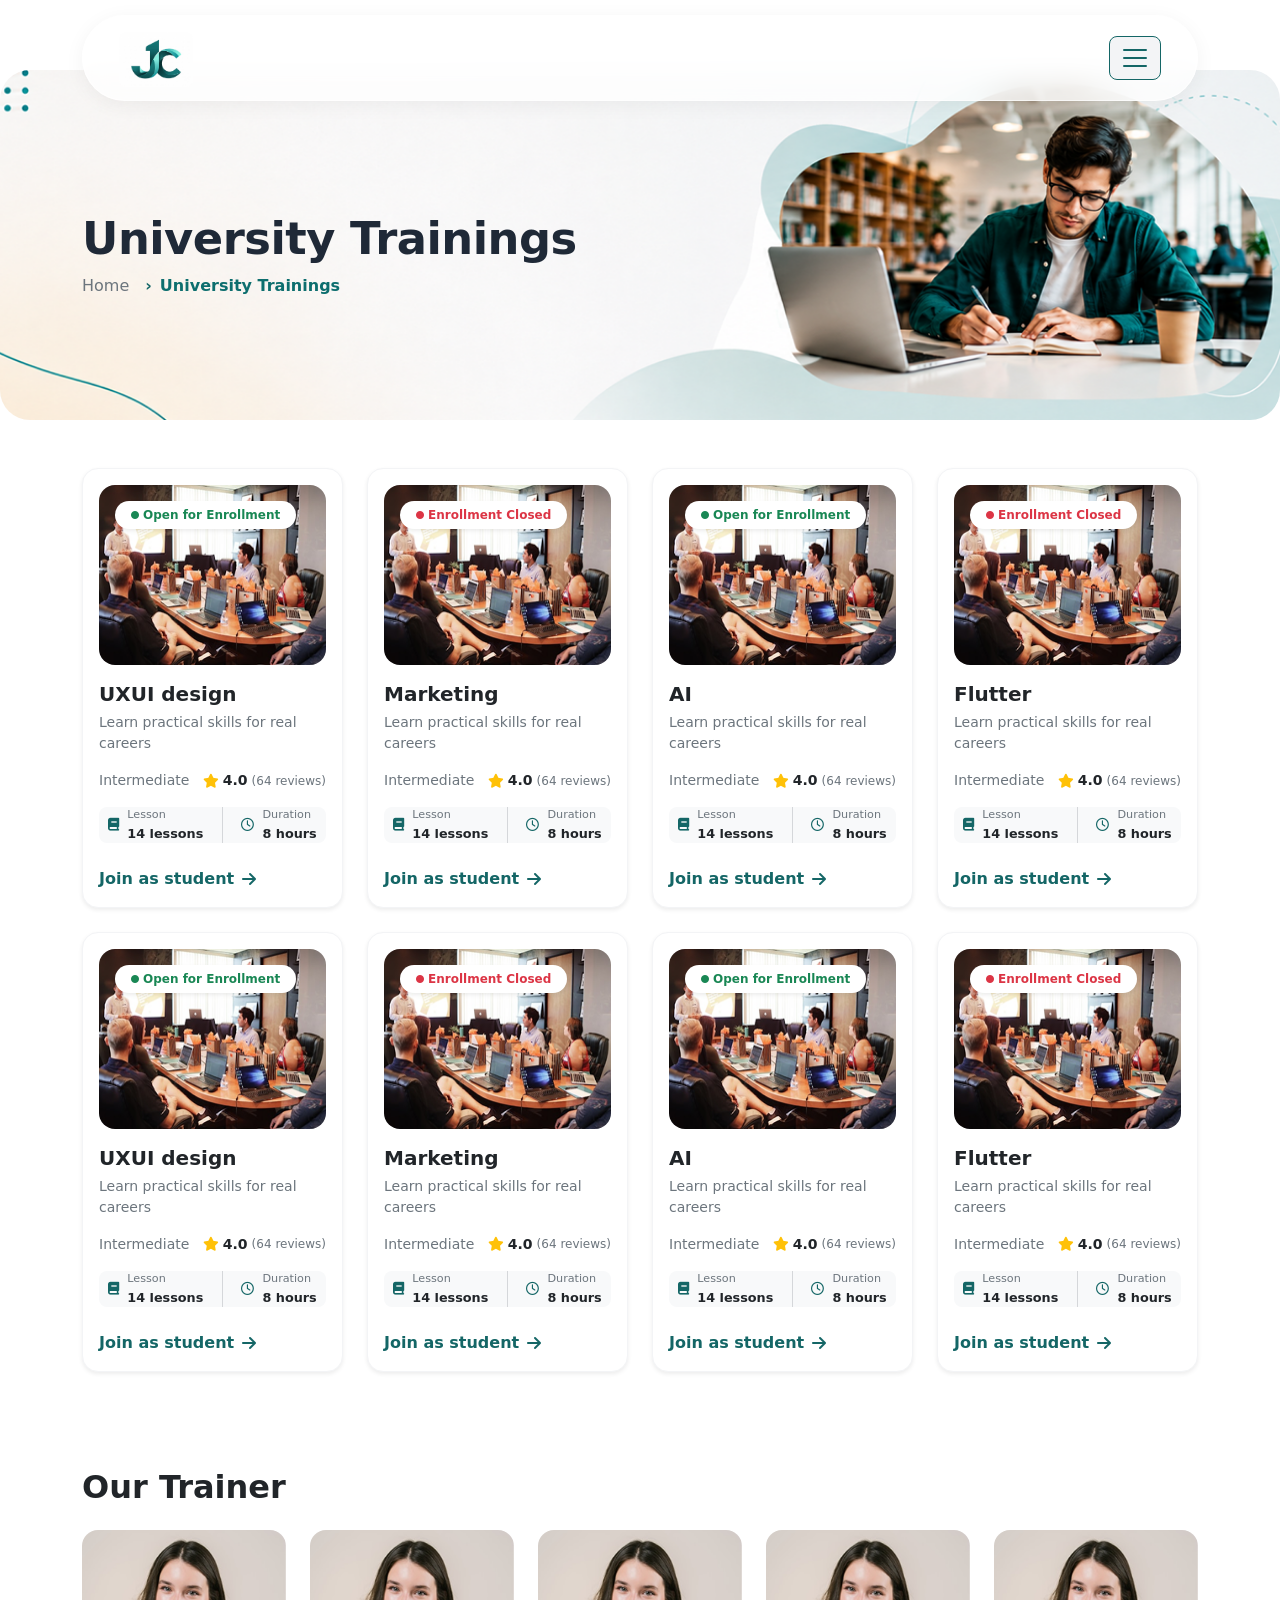
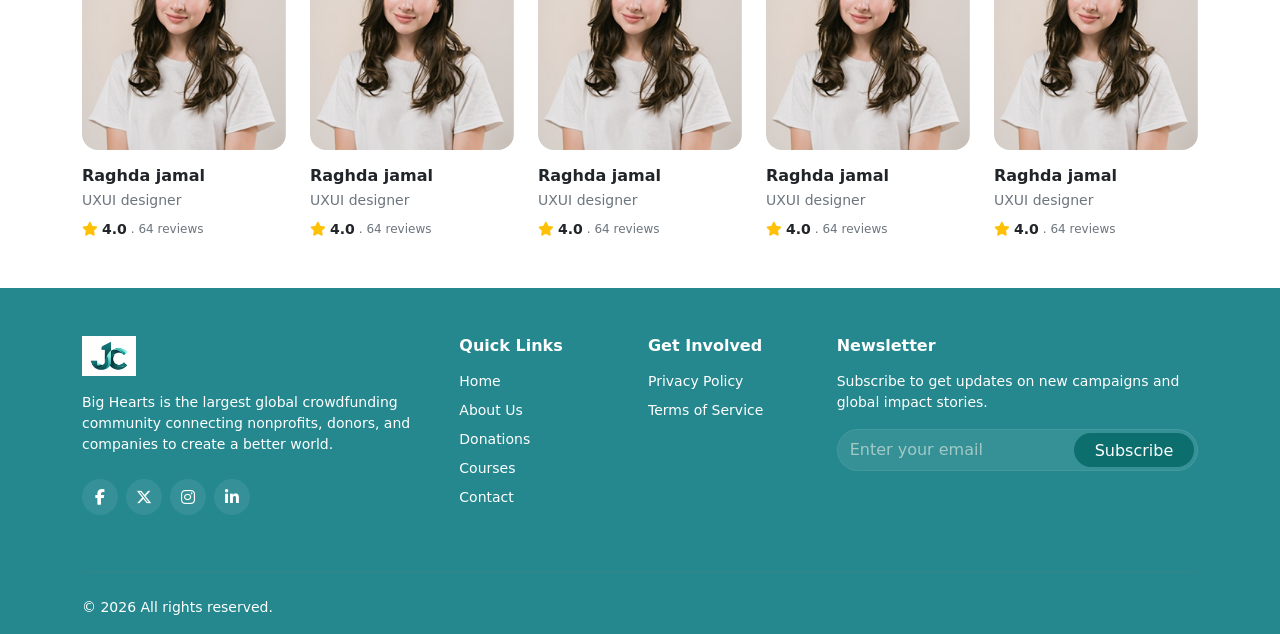
<file: university-training.html>
<!Doctype html>
<html>

<head>
	<title>Jreas Coop</title>
    <meta charset="utf-8">
    <link rel="stylesheet" href="https://cdnjs.cloudflare.com/ajax/libs/font-awesome/6.5.1/css/all.min.css" />
     <meta name="viewport"  content="width=device-width, initial-scale=1">
    <link rel="stylesheet" href="assets/css/bootstrap.min.css" type="text/css">
    	<link rel="stylesheet" href="assets/css/owl.carousel.min.css" type="text/css">

	<link rel="stylesheet" href="assets/css/style.css" type="text/css">

</head>

<body>
  <!-- back to top button-->
	<a class="backTop" href="##">
		<i class="fas fa-arrow-up"></i>
	</a>
  <!-- Header Section -->
  <section class="header fixed-top" id="mainHeader">
    <div class="container">
      <nav class="navbar navbar-expand-xxl navbar-dark">
        <div class="container-fluid">
          <a class="navbar-brand" href="index.html">
            <img src="assets/img/loggggggggggggo.jfif" alt="Logo" class="d-inline-block align-text-top" style="height: 55px; width: auto; border-radius: 8px;">
          </a>
          <button class="navbar-toggler" type="button" aria-label="Toggle navigation">
            <span class="navbar-toggler-icon"></span>
          </button>
          <div class="collapse navbar-collapse" id="navbarsExampleXxl">
            <ul class="navbar-nav m-auto mb-2 mb-xl-0">
              <li class="nav-item">
                <a class="nav-link active" aria-current="page" href="index.html">Home</a>
              </li>
              <li class="nav-item">
                <a class="nav-link" href="JreasLab.html">JreasLab</a>
              </li>
              <li class="nav-item">
                <a class="nav-link" href="Donation.html">Donation</a>
              </li>
              <li class="nav-item dropdown">
                <a class="nav-link dropdown-toggle custom-dropdown-toggle text-dark" href="#" id="servicesDropdown" role="button" data-bs-toggle="dropdown" aria-expanded="false">
                  Services
                  <i class="fa-solid fa-chevron-down ms-1 dropdown-icon" style="font-size: 0.8em;"></i>  
                </a>
                <ul class="dropdown-menu custom-dropdown-menu border-0 shadow-sm rounded-3" aria-labelledby="servicesDropdown">
                  <li><a class="dropdown-item py-2 px-3" href="cources.html">Courses</a></li>
                  <li><a class="dropdown-item py-2 px-3" href="workshops.html">Workshops</a></li>
                  <li><a class="dropdown-item py-2 px-3" href="university-training.html">University Training</a></li>
                  <li><a class="dropdown-item py-2 px-3" href="Initiatives.html">Initiatives</a></li>
                </ul>
              </li>
              <li class="nav-item">
                <a class="nav-link" href="About.html">About Us</a>
              </li>
              <li class="nav-item">
                <a class="nav-link" href="Contact.html">Contact</a>
              </li>
            </ul>


              <!-- Language Dropdown -->
              <div class="dropdown language-dropdown">
                <button class="lang-action-btn border-0 shadow-none dropdown-toggle" type="button" id="languageDropdown" data-bs-toggle="dropdown" aria-expanded="false" aria-label="Change Language">
                  <i class="fa-solid fa-globe"></i>
                </button>
                <ul class="dropdown-menu custom-lang-menu border-0 shadow-sm rounded-3 mt-2" aria-labelledby="languageDropdown">
                  <li><a class="dropdown-item py-1 px-2 fs-9" href="#">English</a></li>
                  <li><a class="dropdown-item py-1 px-2 fs-9" href="#">العربية</a></li>
                </ul>
              </div>

            
              <!-- Donate Button -->
              <a href="https://givebutter.com/gaza-wifi-center-jreas-labs-hirdy3" class="btn btn-teal px-4 py-2 rounded-pill fw-medium">
                Donate
              </a>
            </div>
          </div>
        </div>
      </nav>
    </div>
  </section>
<!--  -->
   <section class="courses-banner ">
      <div class="container">
        <div class="row align-items-center justify-content-between rounded-4 position-relative overflow-hidden">        
          <div class="col-lg-12">
            <h1>University Trainings</h1>
            <nav aria-label="breadcrumb">
              <ol class="breadcrumb mb-0">
                <li class="breadcrumb-item"><a href="index.html" class="text-decoration-none text-muted">Home</a></li>
                <li class="breadcrumb-item active text-teal fw-semibold" style="color: #146666;" aria-current="page">University Trainings</li>
              </ol>
            </nav>
          </div>
        </div>
      </div>
   </section>
<!--  -->
<!--  -->
  <section class="courses-section py-5">
    <div class="container">
      <div class="row g-4">
        
        <!-- الكارد الأول: UXUI design -->
        <div class="col-md-6 col-lg-3">
          <div class="card course-card border-0 shadow-sm rounded-4 p-3 h-100 position-relative">
            <div class="position-relative mb-3">
              <img src="assets/img/service.png" alt="UXUI design" class="card-img-top rounded-4 object-fit-cover" style="height: 180px;">
              <span class="badge bg-white text-success shadow-sm position-absolute top-0 start-0 m-3 px-3 py-2 rounded-pill fw-semibold d-flex align-items-center gap-1" style="font-size: 0.75rem;">
                <i class="fa-solid fa-circle" style="font-size: 0.5rem;"></i> Open for Enrollment
              </span>
            </div>
            <div class="card-body p-0 d-flex flex-column justify-content-between">
              <div>
                <h5 class="card-title fw-bold text-dark mb-1 fs-5">UXUI design</h5>
                <p class="card-text text-muted small mb-3">Learn practical skills for real careers</p>
                
                <div class="d-flex align-items-center justify-content-between mb-3">
                  <span class="text-secondary small fw-medium">Intermediate</span>
                  <div class="d-flex align-items-center gap-1 small fw-semibold">
                    <i class="fa-solid fa-star text-warning"></i>
                    <span>4.0</span>
                    <span class="text-muted fw-normal" style="font-size: 0.75rem;">(64 reviews)</span>
                  </div>
                </div>

                <div class="bg-light p-2.5 rounded-3 mb-3 d-flex justify-content-around align-items-center" style="font-size: 0.8rem;">
                  <div class="d-flex align-items-center gap-2">
                    <i class="fa-solid fa-book" style="color: #146666;"></i>
                    <div>
                      <div class="text-muted" style="font-size: 0.7rem;">Lesson</div>
                      <div class="fw-bold text-dark">14 lessons</div>
                    </div>
                  </div>
                  <div class="vr text-muted opacity-25"></div>
                  <div class="d-flex align-items-center gap-2">
                    <i class="fa-regular fa-clock" style="color: #146666;"></i>
                    <div>
                      <div class="text-muted" style="font-size: 0.7rem;">Duration</div>
                      <div class="fw-bold text-dark">8 hours</div>
                    </div>
                  </div>
                </div>
              </div>

              <!-- رابط يفتح الـ Modal -->
              <a href="#" class="text-decoration-none fw-semibold course-link d-flex align-items-center gap-2 mt-auto pt-2" data-bs-toggle="modal" data-bs-target="#joinModal" style="color: #146666;">
                Join as student <i class="fa-solid fa-arrow-right"></i>
              </a>
            </div>
          </div>
        </div>

        <!-- الكارد الثاني: Marketing -->
        <div class="col-md-6 col-lg-3">
          <div class="card course-card border-0 shadow-sm rounded-4 p-3 h-100 position-relative">
            <div class="position-relative mb-3">
              <img src="assets/img/service.png" alt="Marketing" class="card-img-top rounded-4 object-fit-cover" style="height: 180px;">
              <span class="badge bg-white text-danger shadow-sm position-absolute top-0 start-0 m-3 px-3 py-2 rounded-pill fw-semibold d-flex align-items-center gap-1" style="font-size: 0.75rem;">
                <i class="fa-solid fa-circle" style="font-size: 0.5rem;"></i> Enrollment Closed
              </span>
            </div>
            <div class="card-body p-0 d-flex flex-column justify-content-between">
              <div>
                <h5 class="card-title fw-bold text-dark mb-1 fs-5">Marketing</h5>
                <p class="card-text text-muted small mb-3">Learn practical skills for real careers</p>
                
                <div class="d-flex align-items-center justify-content-between mb-3">
                  <span class="text-secondary small fw-medium">Intermediate</span>
                  <div class="d-flex align-items-center gap-1 small fw-semibold">
                    <i class="fa-solid fa-star text-warning"></i>
                    <span>4.0</span>
                    <span class="text-muted fw-normal" style="font-size: 0.75rem;">(64 reviews)</span>
                  </div>
                </div>

                <div class="bg-light p-2.5 rounded-3 mb-3 d-flex justify-content-around align-items-center" style="font-size: 0.8rem;">
                  <div class="d-flex align-items-center gap-2">
                    <i class="fa-solid fa-book" style="color: #146666;"></i>
                    <div>
                      <div class="text-muted" style="font-size: 0.7rem;">Lesson</div>
                      <div class="fw-bold text-dark">14 lessons</div>
                    </div>
                  </div>
                  <div class="vr text-muted opacity-25"></div>
                  <div class="d-flex align-items-center gap-2">
                    <i class="fa-regular fa-clock" style="color: #146666;"></i>
                    <div>
                      <div class="text-muted" style="font-size: 0.7rem;">Duration</div>
                      <div class="fw-bold text-dark">8 hours</div>
                    </div>
                  </div>
                </div>
              </div>

              <!-- رابط يفتح الـ Modal -->
              <a href="#" class="text-decoration-none fw-semibold course-link d-flex align-items-center gap-2 mt-auto pt-2" data-bs-toggle="modal" data-bs-target="#joinModal" style="color: #146666;">
                Join as student <i class="fa-solid fa-arrow-right"></i>
              </a>
            </div>
          </div>
        </div>

        <!-- الكارد الثالث: AI -->
        <div class="col-md-6 col-lg-3">
          <div class="card course-card border-0 shadow-sm rounded-4 p-3 h-100 position-relative">
            <div class="position-relative mb-3">
              <img src="assets/img/service.png" alt="AI" class="card-img-top rounded-4 object-fit-cover" style="height: 180px;">
              <span class="badge bg-white text-success shadow-sm position-absolute top-0 start-0 m-3 px-3 py-2 rounded-pill fw-semibold d-flex align-items-center gap-1" style="font-size: 0.75rem;">
                <i class="fa-solid fa-circle" style="font-size: 0.5rem;"></i> Open for Enrollment
              </span>
            </div>
            <div class="card-body p-0 d-flex flex-column justify-content-between">
              <div>
                <h5 class="card-title fw-bold text-dark mb-1 fs-5">AI</h5>
                <p class="card-text text-muted small mb-3">Learn practical skills for real careers</p>
                
                <div class="d-flex align-items-center justify-content-between mb-3">
                  <span class="text-secondary small fw-medium">Intermediate</span>
                  <div class="d-flex align-items-center gap-1 small fw-semibold">
                    <i class="fa-solid fa-star text-warning"></i>
                    <span>4.0</span>
                    <span class="text-muted fw-normal" style="font-size: 0.75rem;">(64 reviews)</span>
                  </div>
                </div>

                <div class="bg-light p-2.5 rounded-3 mb-3 d-flex justify-content-around align-items-center" style="font-size: 0.8rem;">
                  <div class="d-flex align-items-center gap-2">
                    <i class="fa-solid fa-book" style="color: #146666;"></i>
                    <div>
                      <div class="text-muted" style="font-size: 0.7rem;">Lesson</div>
                      <div class="fw-bold text-dark">14 lessons</div>
                    </div>
                  </div>
                  <div class="vr text-muted opacity-25"></div>
                  <div class="d-flex align-items-center gap-2">
                    <i class="fa-regular fa-clock" style="color: #146666;"></i>
                    <div>
                      <div class="text-muted" style="font-size: 0.7rem;">Duration</div>
                      <div class="fw-bold text-dark">8 hours</div>
                    </div>
                  </div>
                </div>
              </div>

              <!-- رابط يفتح الـ Modal -->
              <a href="#" class="text-decoration-none fw-semibold course-link d-flex align-items-center gap-2 mt-auto pt-2" data-bs-toggle="modal" data-bs-target="#joinModal" style="color: #146666;">
                Join as student <i class="fa-solid fa-arrow-right"></i>
              </a>
            </div>
          </div>
        </div>

        <!-- الكارد الرابع: Flutter -->
        <div class="col-md-6 col-lg-3">
          <div class="card course-card border-0 shadow-sm rounded-4 p-3 h-100 position-relative">
            <div class="position-relative mb-3">
              <img src="assets/img/service.png" alt="Flutter" class="card-img-top rounded-4 object-fit-cover" style="height: 180px;">
              <span class="badge bg-white text-danger shadow-sm position-absolute top-0 start-0 m-3 px-3 py-2 rounded-pill fw-semibold d-flex align-items-center gap-1" style="font-size: 0.75rem;">
                <i class="fa-solid fa-circle" style="font-size: 0.5rem;"></i> Enrollment Closed
              </span>
            </div>
            <div class="card-body p-0 d-flex flex-column justify-content-between">
              <div>
                <h5 class="card-title fw-bold text-dark mb-1 fs-5">Flutter</h5>
                <p class="card-text text-muted small mb-3">Learn practical skills for real careers</p>
                
                <div class="d-flex align-items-center justify-content-between mb-3">
                  <span class="text-secondary small fw-medium">Intermediate</span>
                  <div class="d-flex align-items-center gap-1 small fw-semibold">
                    <i class="fa-solid fa-star text-warning"></i>
                    <span>4.0</span>
                    <span class="text-muted fw-normal" style="font-size: 0.75rem;">(64 reviews)</span>
                  </div>
                </div>

                <div class="bg-light p-2.5 rounded-3 mb-3 d-flex justify-content-around align-items-center" style="font-size: 0.8rem;">
                  <div class="d-flex align-items-center gap-2">
                    <i class="fa-solid fa-book" style="color: #146666;"></i>
                    <div>
                      <div class="text-muted" style="font-size: 0.7rem;">Lesson</div>
                      <div class="fw-bold text-dark">14 lessons</div>
                    </div>
                  </div>
                  <div class="vr text-muted opacity-25"></div>
                  <div class="d-flex align-items-center gap-2">
                    <i class="fa-regular fa-clock" style="color: #146666;"></i>
                    <div>
                      <div class="text-muted" style="font-size: 0.7rem;">Duration</div>
                      <div class="fw-bold text-dark">8 hours</div>
                    </div>
                  </div>
                </div>
              </div>

              <!-- رابط يفتح الـ Modal -->
              <a href="#" class="text-decoration-none fw-semibold course-link d-flex align-items-center gap-2 mt-auto pt-2" data-bs-toggle="modal" data-bs-target="#joinModal" style="color: #146666;">
                Join as student <i class="fa-solid fa-arrow-right"></i>
              </a>
            </div>
          </div>
        </div>
        <!-- الكارد الأول: UXUI design -->
        <div class="col-md-6 col-lg-3">
          <div class="card course-card border-0 shadow-sm rounded-4 p-3 h-100 position-relative">
            <div class="position-relative mb-3">
              <img src="assets/img/service.png" alt="UXUI design" class="card-img-top rounded-4 object-fit-cover" style="height: 180px;">
              <span class="badge bg-white text-success shadow-sm position-absolute top-0 start-0 m-3 px-3 py-2 rounded-pill fw-semibold d-flex align-items-center gap-1" style="font-size: 0.75rem;">
                <i class="fa-solid fa-circle" style="font-size: 0.5rem;"></i> Open for Enrollment
              </span>
            </div>
            <div class="card-body p-0 d-flex flex-column justify-content-between">
              <div>
                <h5 class="card-title fw-bold text-dark mb-1 fs-5">UXUI design</h5>
                <p class="card-text text-muted small mb-3">Learn practical skills for real careers</p>
                
                <div class="d-flex align-items-center justify-content-between mb-3">
                  <span class="text-secondary small fw-medium">Intermediate</span>
                  <div class="d-flex align-items-center gap-1 small fw-semibold">
                    <i class="fa-solid fa-star text-warning"></i>
                    <span>4.0</span>
                    <span class="text-muted fw-normal" style="font-size: 0.75rem;">(64 reviews)</span>
                  </div>
                </div>

                <div class="bg-light p-2.5 rounded-3 mb-3 d-flex justify-content-around align-items-center" style="font-size: 0.8rem;">
                  <div class="d-flex align-items-center gap-2">
                    <i class="fa-solid fa-book" style="color: #146666;"></i>
                    <div>
                      <div class="text-muted" style="font-size: 0.7rem;">Lesson</div>
                      <div class="fw-bold text-dark">14 lessons</div>
                    </div>
                  </div>
                  <div class="vr text-muted opacity-25"></div>
                  <div class="d-flex align-items-center gap-2">
                    <i class="fa-regular fa-clock" style="color: #146666;"></i>
                    <div>
                      <div class="text-muted" style="font-size: 0.7rem;">Duration</div>
                      <div class="fw-bold text-dark">8 hours</div>
                    </div>
                  </div>
                </div>
              </div>

              <!-- رابط يفتح الـ Modal -->
              <a href="#" class="text-decoration-none fw-semibold course-link d-flex align-items-center gap-2 mt-auto pt-2" data-bs-toggle="modal" data-bs-target="#joinModal" style="color: #146666;">
                Join as student <i class="fa-solid fa-arrow-right"></i>
              </a>
            </div>
          </div>
        </div>

        <!-- الكارد الثاني: Marketing -->
        <div class="col-md-6 col-lg-3">
          <div class="card course-card border-0 shadow-sm rounded-4 p-3 h-100 position-relative">
            <div class="position-relative mb-3">
              <img src="assets/img/service.png" alt="Marketing" class="card-img-top rounded-4 object-fit-cover" style="height: 180px;">
              <span class="badge bg-white text-danger shadow-sm position-absolute top-0 start-0 m-3 px-3 py-2 rounded-pill fw-semibold d-flex align-items-center gap-1" style="font-size: 0.75rem;">
                <i class="fa-solid fa-circle" style="font-size: 0.5rem;"></i> Enrollment Closed
              </span>
            </div>
            <div class="card-body p-0 d-flex flex-column justify-content-between">
              <div>
                <h5 class="card-title fw-bold text-dark mb-1 fs-5">Marketing</h5>
                <p class="card-text text-muted small mb-3">Learn practical skills for real careers</p>
                
                <div class="d-flex align-items-center justify-content-between mb-3">
                  <span class="text-secondary small fw-medium">Intermediate</span>
                  <div class="d-flex align-items-center gap-1 small fw-semibold">
                    <i class="fa-solid fa-star text-warning"></i>
                    <span>4.0</span>
                    <span class="text-muted fw-normal" style="font-size: 0.75rem;">(64 reviews)</span>
                  </div>
                </div>

                <div class="bg-light p-2.5 rounded-3 mb-3 d-flex justify-content-around align-items-center" style="font-size: 0.8rem;">
                  <div class="d-flex align-items-center gap-2">
                    <i class="fa-solid fa-book" style="color: #146666;"></i>
                    <div>
                      <div class="text-muted" style="font-size: 0.7rem;">Lesson</div>
                      <div class="fw-bold text-dark">14 lessons</div>
                    </div>
                  </div>
                  <div class="vr text-muted opacity-25"></div>
                  <div class="d-flex align-items-center gap-2">
                    <i class="fa-regular fa-clock" style="color: #146666;"></i>
                    <div>
                      <div class="text-muted" style="font-size: 0.7rem;">Duration</div>
                      <div class="fw-bold text-dark">8 hours</div>
                    </div>
                  </div>
                </div>
              </div>

              <!-- رابط يفتح الـ Modal -->
              <a href="#" class="text-decoration-none fw-semibold course-link d-flex align-items-center gap-2 mt-auto pt-2" data-bs-toggle="modal" data-bs-target="#joinModal" style="color: #146666;">
                Join as student <i class="fa-solid fa-arrow-right"></i>
              </a>
            </div>
          </div>
        </div>

        <!-- الكارد الثالث: AI -->
        <div class="col-md-6 col-lg-3">
          <div class="card course-card border-0 shadow-sm rounded-4 p-3 h-100 position-relative">
            <div class="position-relative mb-3">
              <img src="assets/img/service.png" alt="AI" class="card-img-top rounded-4 object-fit-cover" style="height: 180px;">
              <span class="badge bg-white text-success shadow-sm position-absolute top-0 start-0 m-3 px-3 py-2 rounded-pill fw-semibold d-flex align-items-center gap-1" style="font-size: 0.75rem;">
                <i class="fa-solid fa-circle" style="font-size: 0.5rem;"></i> Open for Enrollment
              </span>
            </div>
            <div class="card-body p-0 d-flex flex-column justify-content-between">
              <div>
                <h5 class="card-title fw-bold text-dark mb-1 fs-5">AI</h5>
                <p class="card-text text-muted small mb-3">Learn practical skills for real careers</p>
                
                <div class="d-flex align-items-center justify-content-between mb-3">
                  <span class="text-secondary small fw-medium">Intermediate</span>
                  <div class="d-flex align-items-center gap-1 small fw-semibold">
                    <i class="fa-solid fa-star text-warning"></i>
                    <span>4.0</span>
                    <span class="text-muted fw-normal" style="font-size: 0.75rem;">(64 reviews)</span>
                  </div>
                </div>

                <div class="bg-light p-2.5 rounded-3 mb-3 d-flex justify-content-around align-items-center" style="font-size: 0.8rem;">
                  <div class="d-flex align-items-center gap-2">
                    <i class="fa-solid fa-book" style="color: #146666;"></i>
                    <div>
                      <div class="text-muted" style="font-size: 0.7rem;">Lesson</div>
                      <div class="fw-bold text-dark">14 lessons</div>
                    </div>
                  </div>
                  <div class="vr text-muted opacity-25"></div>
                  <div class="d-flex align-items-center gap-2">
                    <i class="fa-regular fa-clock" style="color: #146666;"></i>
                    <div>
                      <div class="text-muted" style="font-size: 0.7rem;">Duration</div>
                      <div class="fw-bold text-dark">8 hours</div>
                    </div>
                  </div>
                </div>
              </div>

              <!-- رابط يفتح الـ Modal -->
              <a href="#" class="text-decoration-none fw-semibold course-link d-flex align-items-center gap-2 mt-auto pt-2" data-bs-toggle="modal" data-bs-target="#joinModal" style="color: #146666;">
                Join as student <i class="fa-solid fa-arrow-right"></i>
              </a>
            </div>
          </div>
        </div>

        <!-- الكارد الرابع: Flutter -->
        <div class="col-md-6 col-lg-3">
          <div class="card course-card border-0 shadow-sm rounded-4 p-3 h-100 position-relative">
            <div class="position-relative mb-3">
              <img src="assets/img/service.png" alt="Flutter" class="card-img-top rounded-4 object-fit-cover" style="height: 180px;">
              <span class="badge bg-white text-danger shadow-sm position-absolute top-0 start-0 m-3 px-3 py-2 rounded-pill fw-semibold d-flex align-items-center gap-1" style="font-size: 0.75rem;">
                <i class="fa-solid fa-circle" style="font-size: 0.5rem;"></i> Enrollment Closed
              </span>
            </div>
            <div class="card-body p-0 d-flex flex-column justify-content-between">
              <div>
                <h5 class="card-title fw-bold text-dark mb-1 fs-5">Flutter</h5>
                <p class="card-text text-muted small mb-3">Learn practical skills for real careers</p>
                
                <div class="d-flex align-items-center justify-content-between mb-3">
                  <span class="text-secondary small fw-medium">Intermediate</span>
                  <div class="d-flex align-items-center gap-1 small fw-semibold">
                    <i class="fa-solid fa-star text-warning"></i>
                    <span>4.0</span>
                    <span class="text-muted fw-normal" style="font-size: 0.75rem;">(64 reviews)</span>
                  </div>
                </div>

                <div class="bg-light p-2.5 rounded-3 mb-3 d-flex justify-content-around align-items-center" style="font-size: 0.8rem;">
                  <div class="d-flex align-items-center gap-2">
                    <i class="fa-solid fa-book" style="color: #146666;"></i>
                    <div>
                      <div class="text-muted" style="font-size: 0.7rem;">Lesson</div>
                      <div class="fw-bold text-dark">14 lessons</div>
                    </div>
                  </div>
                  <div class="vr text-muted opacity-25"></div>
                  <div class="d-flex align-items-center gap-2">
                    <i class="fa-regular fa-clock" style="color: #146666;"></i>
                    <div>
                      <div class="text-muted" style="font-size: 0.7rem;">Duration</div>
                      <div class="fw-bold text-dark">8 hours</div>
                    </div>
                  </div>
                </div>
              </div>

              <!-- رابط يفتح الـ Modal -->
              <a href="#" class="text-decoration-none fw-semibold course-link d-flex align-items-center gap-2 mt-auto pt-2" data-bs-toggle="modal" data-bs-target="#joinModal" style="color: #146666;">
                Join as student <i class="fa-solid fa-arrow-right"></i>
              </a>
            </div>
          </div>
        </div>

      </div>
    </div>
  </section>
  <!--  -->
  <section class="our-trainer-section py-5">
    <div class="container">
      
      <h2 class="section-title fw-bold text-dark mb-4 text-center text-sm-start">Our Trainer</h2>
      
      <div class="row g-4 justify-content-center">     
        <div class="col-6 col-sm-6 col-md-4 col-lg">
          <div class="card trainer-card border-0 bg-transparent h-100">
            
            <!-- صورة المدرب -->
            <div class="trainer-img-wrapper mb-3">
              <img src="assets/img/Frame 2147228908.png" alt="Raghda jamal" class="img-fluid rounded-4 w-100 object-fit-cover" style="height: 220px;">
            </div>

            <!-- تفاصيل المدرب -->
            <div class="card-body p-0 text-center text-sm-start">
              <h5 class="trainer-name fw-bold text-dark mb-1 fs-6">Raghda jamal</h5>
              <p class="trainer-role text-muted small mb-2">UXUI designer</p>
              
              <!-- التقييم -->
              <div class="trainer-rating d-flex align-items-center justify-content-center justify-content-sm-start gap-1 small fw-semibold">
                <i class="fa-solid fa-star text-warning"></i>
                <span class="text-dark">4.0</span>
                <span class="text-muted fw-normal" style="font-size: 0.75rem;">. 64 reviews</span>
              </div>
            </div>

          </div>
        </div>

        <div class="col-6 col-sm-6 col-md-4 col-lg">
          <div class="card trainer-card border-0 bg-transparent h-100">
            <div class="trainer-img-wrapper mb-3">
              <img src="assets/img/Frame 2147228908.png" alt="Raghda jamal" class="img-fluid rounded-4 w-100 object-fit-cover" style="height: 220px;">
            </div>
            <div class="card-body p-0 text-center text-sm-start">
              <h5 class="trainer-name fw-bold text-dark mb-1 fs-6">Raghda jamal</h5>
              <p class="trainer-role text-muted small mb-2">UXUI designer</p>
              <div class="trainer-rating d-flex align-items-center justify-content-center justify-content-sm-start gap-1 small fw-semibold">
                <i class="fa-solid fa-star text-warning"></i>
                <span class="text-dark">4.0</span>
                <span class="text-muted fw-normal" style="font-size: 0.75rem;">. 64 reviews</span>
              </div>
            </div>
          </div>
        </div>

        <div class="col-6 col-sm-6 col-md-4 col-lg">
          <div class="card trainer-card border-0 bg-transparent h-100">
            <div class="trainer-img-wrapper mb-3">
              <img src="assets/img/Frame 2147228908.png" alt="Raghda jamal" class="img-fluid rounded-4 w-100 object-fit-cover" style="height: 220px;">
            </div>
            <div class="card-body p-0 text-center text-sm-start">
              <h5 class="trainer-name fw-bold text-dark mb-1 fs-6">Raghda jamal</h5>
              <p class="trainer-role text-muted small mb-2">UXUI designer</p>
              <div class="trainer-rating d-flex align-items-center justify-content-center justify-content-sm-start gap-1 small fw-semibold">
                <i class="fa-solid fa-star text-warning"></i>
                <span class="text-dark">4.0</span>
                <span class="text-muted fw-normal" style="font-size: 0.75rem;">. 64 reviews</span>
              </div>
            </div>
          </div>
        </div>

        <div class="col-6 col-sm-6 col-md-4 col-lg">
          <div class="card trainer-card border-0 bg-transparent h-100">
            <div class="trainer-img-wrapper mb-3">
              <img src="assets/img/Frame 2147228908.png" alt="Raghda jamal" class="img-fluid rounded-4 w-100 object-fit-cover" style="height: 220px;">
            </div>
            <div class="card-body p-0 text-center text-sm-start">
              <h5 class="trainer-name fw-bold text-dark mb-1 fs-6">Raghda jamal</h5>
              <p class="trainer-role text-muted small mb-2">UXUI designer</p>
              <div class="trainer-rating d-flex align-items-center justify-content-center justify-content-sm-start gap-1 small fw-semibold">
                <i class="fa-solid fa-star text-warning"></i>
                <span class="text-dark">4.0</span>
                <span class="text-muted fw-normal" style="font-size: 0.75rem;">. 64 reviews</span>
              </div>
            </div>
          </div>
        </div>

        <div class="col-6 col-sm-6 col-md-4 col-lg">
          <div class="card trainer-card border-0 bg-transparent h-100">
            <div class="trainer-img-wrapper mb-3">
              <img src="assets/img/Frame 2147228908.png" alt="Raghda jamal" class="img-fluid rounded-4 w-100 object-fit-cover" style="height: 220px;">
            </div>
            <div class="card-body p-0 text-center text-sm-start">
              <h5 class="trainer-name fw-bold text-dark mb-1 fs-6">Raghda jamal</h5>
              <p class="trainer-role text-muted small mb-2">UXUI designer</p>
              <div class="trainer-rating d-flex align-items-center justify-content-center justify-content-sm-start gap-1 small fw-semibold">
                <i class="fa-solid fa-star text-warning"></i>
                <span class="text-dark">4.0</span>
                <span class="text-muted fw-normal" style="font-size: 0.75rem;">. 64 reviews</span>
              </div>
            </div>
          </div>
        </div>

      </div>
    </div>
  </section>
  <!--  -->
    <div class="modal fade" id="joinModal" tabindex="-1" aria-labelledby="joinModalLabel" aria-hidden="true">
      <div class="modal-dialog modal-dialog-centered modal-lg modal-dialog-scrollable">
        <div class="modal-content border-0 rounded-4 shadow-lg p-3 p-md-4">
          
          <!-- رأس النافذة -->
          <div class="modal-header border-0 pb-2 align-items-start">
            <div>
              <div class="d-flex align-items-center gap-2 mb-1">
                <div class="rounded-circle d-flex align-items-center justify-content-center text-white flex-shrink-0" style="width: 32px; height: 32px; background-color: #e6f2f2; color: #146666 !important;">
                  <i class="fa-solid fa-graduation-cap fs-6"></i>
                </div>
                <h4 class="modal-title fw-bold text-dark fs-5" id="joinModalLabel">Join as Student</h4>
              </div>
              <p class="text-muted small mb-0">Fill out the form below to apply for this university training program.</p>
            </div>
            <button type="button" class="btn-close shadow-none" data-bs-dismiss="modal" aria-label="Close"></button>
          </div>

          <!-- محتوى النافذة -->
          <div class="modal-body py-3">
            <form>
              
              <!-- صندوق التدريب المختار -->
              <div class="p-3 mb-4 rounded-4 bg-light border-0 d-flex flex-column flex-sm-row align-items-sm-center justify-content-between gap-2">
                <div class="d-flex align-items-center gap-3">
                  <div style="color: #146666;">
                    <i class="fa-solid fa-briefcase fs-5"></i>
                  </div>
                  <div>
                    <div class="text-muted" style="font-size: 0.75rem;">Selected training</div>
                    <div class="fw-bold text-dark fs-6">UXUI Design</div>
                  </div>
                </div>
                <span class="badge bg-white text-dark shadow-sm px-3 py-2 rounded-pill fw-medium d-inline-flex align-items-center gap-1 align-self-start align-self-sm-center" style="font-size: 0.75rem;">
                  <i class="fa-solid fa-location-dot text-success" style="font-size: 0.7rem;"></i> On-Site training
                </span>
              </div>

              <!-- قسم المعلومات الشخصية -->
              <div class="mb-4 p-3 border rounded-4 bg-white">
                <h6 class="fw-bold text-dark mb-3 d-flex align-items-center gap-2 fs-6">
                  <i class="fa-regular fa-user" style="color: #146666;"></i> Personal Information
                </h6>
                
                <div class="row g-3">
                  <!-- Full Name -->
                  <div class="col-12 col-md-6">
                    <label class="form-label text-muted small fw-medium">Full name</label>
                    <div class="input-group">
                      <span class="input-group-text bg-light border-end-0 text-muted rounded-start-3 ps-3">
                        <i class="fa-regular fa-user fs-7"></i>
                      </span>
                      <input type="text" class="form-control bg-light border-start-0 rounded-end-3 py-2 text-muted" placeholder="full name" required>
                    </div>
                  </div>

                  <!-- Email -->
                  <div class="col-12 col-md-6">
                    <label class="form-label text-muted small fw-medium">Email</label>
                    <div class="input-group">
                      <span class="input-group-text bg-light border-end-0 text-muted rounded-start-3 ps-3">
                        <i class="fa-regular fa-envelope fs-7"></i>
                      </span>
                      <input type="email" class="form-control bg-light border-start-0 rounded-end-3 py-2 text-muted" placeholder="Email" required>
                    </div>
                  </div>

                  <!-- Mobile Number -->
                  <div class="col-12 col-md-6">
                    <label class="form-label text-muted small fw-medium">Mobile Number</label>
                    <div class="input-group">
                      <span class="input-group-text bg-light border-end-0 text-muted rounded-start-3 ps-3">
                        <i class="fa-solid fa-phone fs-7"></i>
                      </span>
                      <input type="tel" class="form-control bg-light border-start-0 rounded-end-3 py-2 text-muted" placeholder="Mobile number" required>
                    </div>
                  </div>

                  <!-- Date of Birthday -->
                  <div class="col-12 col-md-6">
                    <label class="form-label text-muted small fw-medium">Date of Birthday</label>
                    <div class="input-group">
                      <span class="input-group-text bg-light border-end-0 text-muted rounded-start-3 ps-3">
                        <i class="fa-regular fa-calendar fs-7"></i>
                      </span>
                      <input type="date" class="form-control bg-light border-start-0 rounded-end-3 py-2 text-muted" required>
                    </div>
                  </div>

                  <!-- Gender -->
                  <div class="col-12 mt-3">
                    <label class="form-label text-muted small fw-medium d-block mb-2">Gender</label>
                    <div class="d-flex gap-4">
                      <div class="form-check">
                        <input class="form-check-input shadow-none" type="radio" name="gender" id="female" checked>
                      <label class="form-check-label text-dark small fw-medium" for="female">Female</label>
                      </div>
                      <div class="form-check">
                        <input class="form-check-input shadow-none" type="radio" name="gender" id="male">
                        <label class="form-check-label text-dark small fw-medium" for="male">Male</label>
                      </div>
                    </div>
                  </div>

                </div>
              </div>

              <!-- قسم معلومات الجامعة -->
              <div class="mb-4 p-3 border rounded-4 bg-white">
                <h6 class="fw-bold text-dark mb-3 d-flex align-items-center gap-2 fs-6">
                  <i class="fa-solid fa-building-columns" style="color: #146666;"></i> University Information
                </h6>
                
                <div class="row g-3">
                  <!-- University Name -->
                  <div class="col-12 col-md-6">
                    <label class="form-label text-muted small fw-medium">University name</label>
                    <div class="input-group">
                      <span class="input-group-text bg-light border-end-0 text-muted rounded-start-3 ps-3">
                        <i class="fa-solid fa-graduation-cap fs-7"></i>
                      </span>
                      <input type="text" class="form-control bg-light border-start-0 rounded-end-3 py-2 text-muted" placeholder="Enter your university name" required>
                    </div>
                  </div>

                  <!-- Faculty / Department -->
                  <div class="col-12 col-md-6">
                    <label class="form-label text-muted small fw-medium">Faculty/ Department</label>
                    <div class="input-group">
                      <span class="input-group-text bg-light border-end-0 text-muted rounded-start-3 ps-3">
                        <i class="fa-solid fa-book fs-7"></i>
                      </span>
                      <input type="text" class="form-control bg-light border-start-0 rounded-end-3 py-2 text-muted" placeholder="Enter your faculty /department" required>
                    </div>
                  </div>
                </div>
              </div>

              <!-- زر الإرسال -->
              <button type="submit" class="btn w-100 text-white rounded-3 py-2.5 fw-semibold shadow-sm" style="background-color: #146666;">
                Submit
              </button>

            </form>
          </div>

        </div>
      </div>
    </div>
   <!--  -->
  <!-- footer -->
  <footer class="footer-section bg-dark-teal text-white pt-5 pb-3">
    <div class="container">
      <div class="row g-3 mb-5">
        
        <!-- العمود الأول: اللوجو والوصف -->
        <div class="col-lg-4 col-md-6">
          <div class="footer-brand mb-3 d-flex align-items-center gap-2">
            <img src="assets/img/loggggggggggggo.jfif" alt="Jreas Coop logo" height="40" class="object-fit-contain">
          </div>
          <p class="text-light-teal small mb-4 pe-lg-3">
            Big Hearts is the largest global crowdfunding community connecting nonprofits, donors, and companies to create a better world.
          </p>
          <!-- وسائل التواصل الاجتماعي -->
          <div class="d-flex gap-2">
            <a href="#" class="social-icon-btn"><i class="fa-brands fa-facebook-f"></i></a>
            <a href="#" class="social-icon-btn"><i class="fa-brands fa-x-twitter"></i></a>
            <a href="#" class="social-icon-btn"><i class="fa-brands fa-instagram"></i></a>
            <a href="#" class="social-icon-btn"><i class="fa-brands fa-linkedin-in"></i></a>
          </div>
        </div>

        <!-- العمود الثاني: روابط سريعة -->
        <div class="col-lg-2 col-md-6 col-6">
          <h5 class="fw-bold mb-3 text-white fs-6">Quick Links</h5>
          <ul class="list-unstyled footer-links small">
            <li class="mb-2"><a href="#">Home</a></li>
            <li class="mb-2"><a href="#">About Us</a></li>
            <li class="mb-2"><a href="#">Donations</a></li>
            <li class="mb-2"><a href="#">Courses</a></li>
            <li class="mb-2"><a href="#">Contact</a></li>
          </ul>
        </div>

        <!-- العمود الثالث: حملات التبرع / الدعم -->
        <div class="col-lg-2 col-md-6 col-6">
          <h5 class="fw-bold mb-3 text-white fs-6">Get Involved</h5>
          <ul class="list-unstyled footer-links small">
            <li class="mb-2"><a href="#">Privacy Policy</a></li>
            <li class="mb-2"><a href="#">Terms of Service</a></li>
          </ul>
        </div>

        <!-- العمود الرابع: النشرة البريدية -->
        <div class="col-lg-4 col-md-6">
          <h5 class="fw-bold mb-3 text-white fs-6">Newsletter</h5>
          <p class="text-light-teal small mb-3">
            Subscribe to get updates on new campaigns and global impact stories.
          </p>
          <form class="newsletter-form position-relative">
            <div class="input-group">
              <input type="email" class="form-control rounded-pill pe-5 py-2 small" placeholder="Enter your email" required>
              <button class="btn btn-teal rounded-pill position-absolute end-0 top-0 bottom-0 m-1 px-3" type="submit">
                Subscribe
              </button>
            </div>
          </form>
        </div>

      </div>

      <hr class="border-secondary opacity-25 my-4">

      <!-- شريط الحقوق السفلي -->
      <div class="row align-items-center small text-light-teal">
        <div class="col-md-6 text-center text-md-start mb-2 mb-md-0">
          &copy; 2026 All rights reserved.
        </div>
      </div>
    </div>
  </footer>
  <!-- footer -->
	<script src="assets/js/jquery3.3.1.js"></script>
	<script src="assets/js/bootstrap.min.js"></script>
  <script src="assets/js/owl.carousel.min.js"></script>
	<script src="assets/js/main.js"></script>
  <script src="assets/js/jquery3.3.1.js"></script>
<script src="https://cdn.jsdelivr.net/npm/bootstrap@5.3.3/dist/js/bootstrap.bundle.min.js"></script>

</body>

</html>
</file>
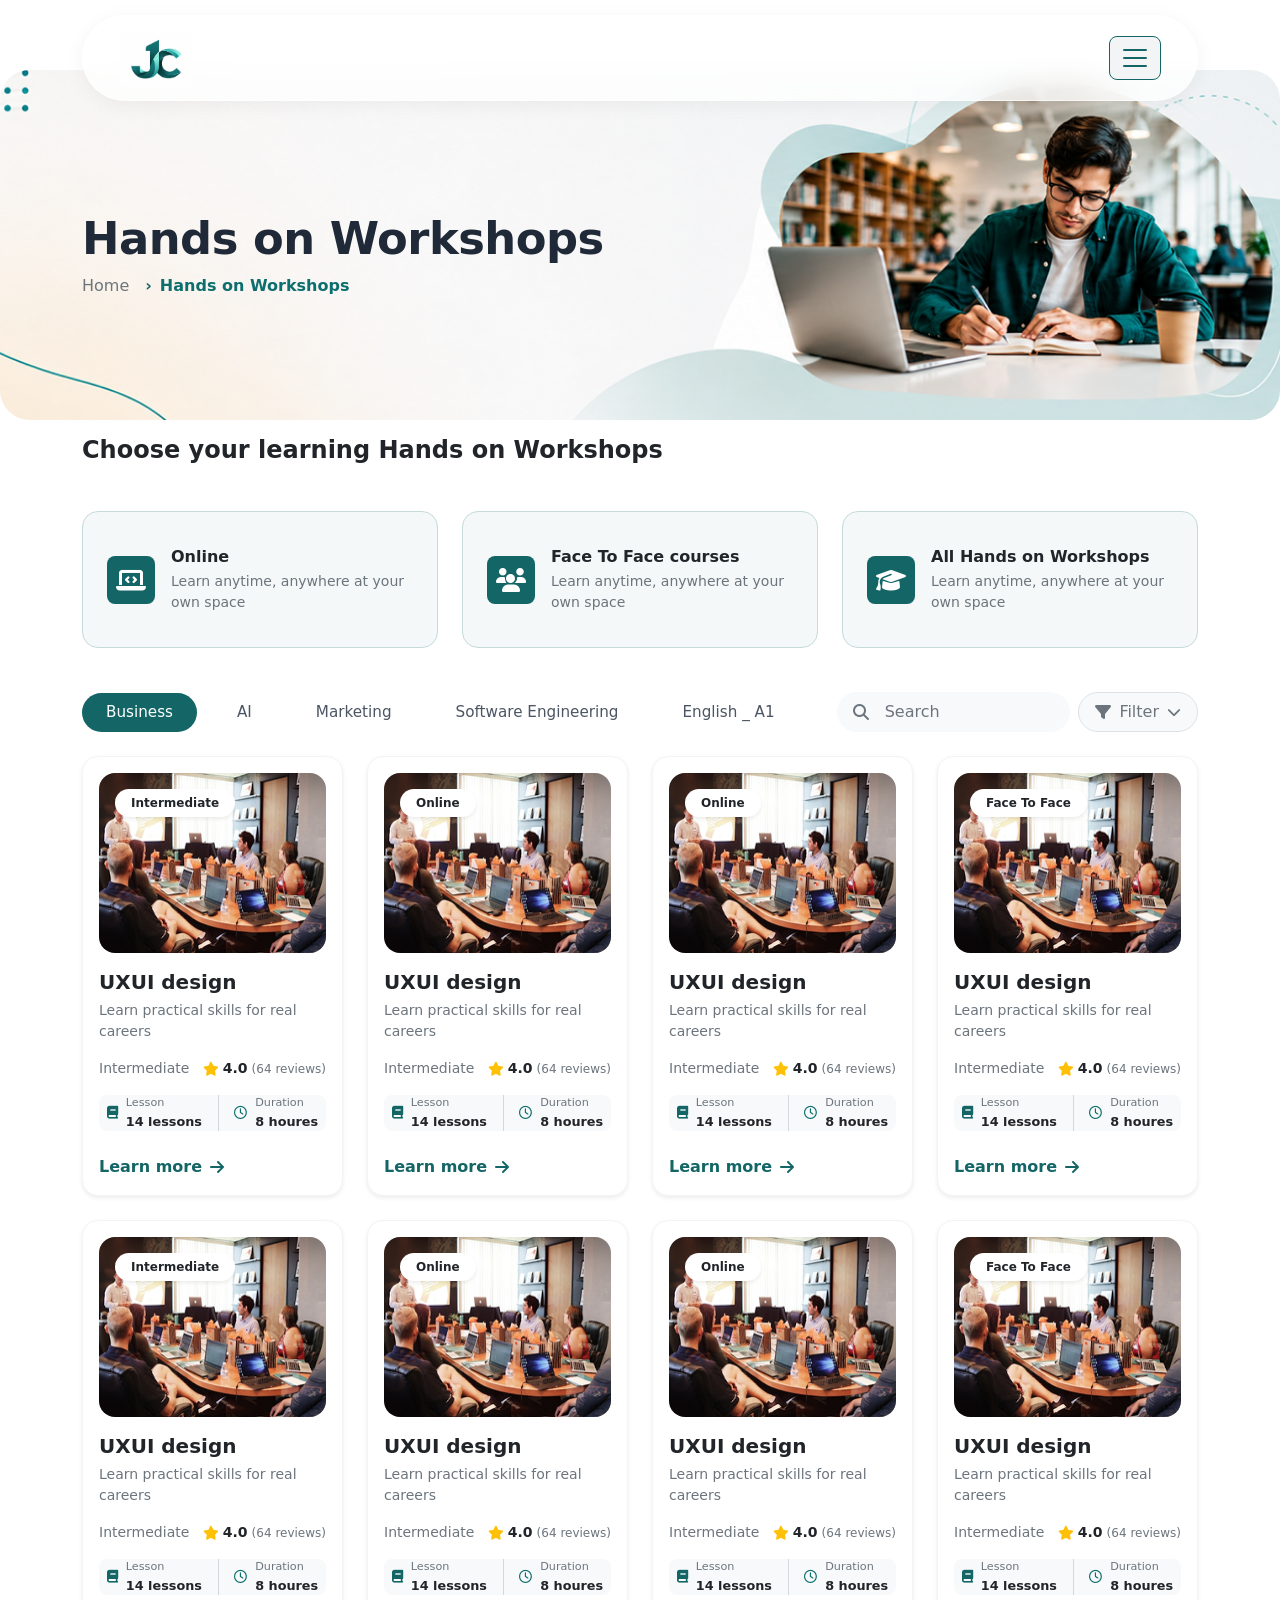
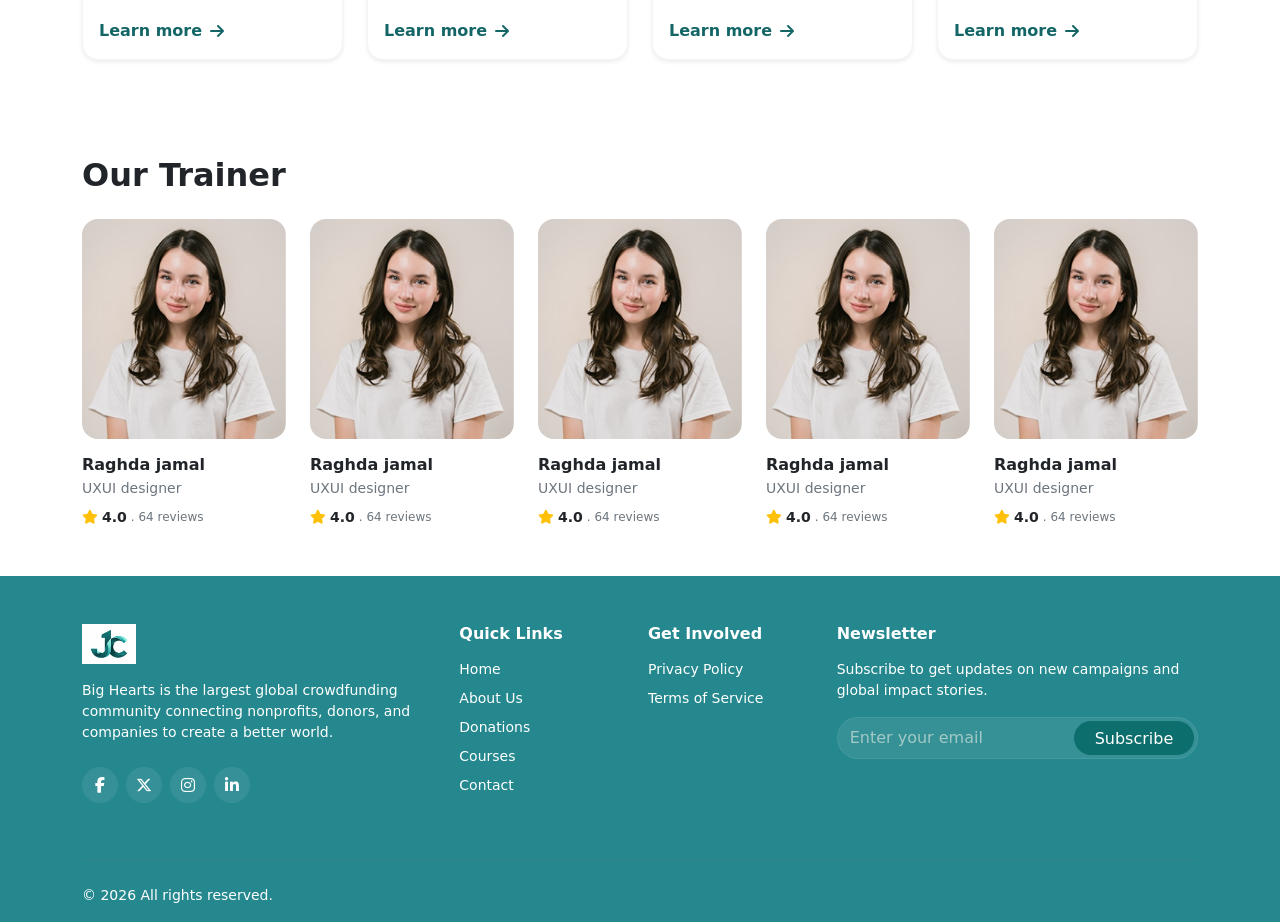
<file: workshops.html>
<!Doctype html>
<html>

<head>
	<title>Jreas Coop</title>
    <meta charset="utf-8">
    <link rel="stylesheet" href="https://cdnjs.cloudflare.com/ajax/libs/font-awesome/6.5.1/css/all.min.css" />
     <meta name="viewport"  content="width=device-width, initial-scale=1">
    <link rel="stylesheet" href="assets/css/bootstrap.min.css" type="text/css">
    	<link rel="stylesheet" href="assets/css/owl.carousel.min.css" type="text/css">

	<link rel="stylesheet" href="assets/css/style.css" type="text/css">

</head>

<body>
  <!-- back to top button-->
	<a class="backTop" href="##">
		<i class="fas fa-arrow-up"></i>
	</a>
  <!-- Header Section -->
  <section class="header fixed-top" id="mainHeader">
    <div class="container">
      <nav class="navbar navbar-expand-xxl navbar-dark">
        <div class="container-fluid">
          <a class="navbar-brand" href="index.html">
            <img src="assets/img/loggggggggggggo.jfif" alt="Logo" class="d-inline-block align-text-top" style="height: 55px; width: auto; border-radius: 8px;">
          </a>
          <button class="navbar-toggler" type="button" aria-label="Toggle navigation">
            <span class="navbar-toggler-icon"></span>
          </button>
          <div class="collapse navbar-collapse" id="navbarsExampleXxl">
            <ul class="navbar-nav m-auto mb-2 mb-xl-0">
              <li class="nav-item">
                <a class="nav-link active" aria-current="page" href="index.html">Home</a>
              </li>
              <li class="nav-item">
                <a class="nav-link" href="JreasLab.html">JreasLab</a>
              </li>
              <li class="nav-item">
                <a class="nav-link" href="Donation.html">Donation</a>
              </li>
              <li class="nav-item dropdown">
                <a class="nav-link dropdown-toggle custom-dropdown-toggle text-dark" href="#" id="servicesDropdown" role="button" data-bs-toggle="dropdown" aria-expanded="false">
                  Services
                  <i class="fa-solid fa-chevron-down ms-1 dropdown-icon" style="font-size: 0.8em;"></i>  
                </a>
                <ul class="dropdown-menu custom-dropdown-menu border-0 shadow-sm rounded-3" aria-labelledby="servicesDropdown">
                  <li><a class="dropdown-item py-2 px-3" href="cources.html">Courses</a></li>
                  <li><a class="dropdown-item py-2 px-3" href="workshops.html">Workshops</a></li>
                  <li><a class="dropdown-item py-2 px-3" href="university-training.html">University Training</a></li>
                  <li><a class="dropdown-item py-2 px-3" href="Initiatives.html">Initiatives</a></li>
                </ul>
              </li>
              <li class="nav-item">
                <a class="nav-link" href="About.html">About Us</a>
              </li>
              <li class="nav-item">
                <a class="nav-link" href="Contact.html">Contact</a>
              </li>
            </ul>


              <!-- Language Dropdown -->
              <div class="dropdown language-dropdown">
                <button class="lang-action-btn border-0 shadow-none dropdown-toggle" type="button" id="languageDropdown" data-bs-toggle="dropdown" aria-expanded="false" aria-label="Change Language">
                  <i class="fa-solid fa-globe"></i>
                </button>
                <ul class="dropdown-menu custom-lang-menu border-0 shadow-sm rounded-3 mt-2" aria-labelledby="languageDropdown">
                  <li><a class="dropdown-item py-1 px-2 fs-9" href="#">English</a></li>
                  <li><a class="dropdown-item py-1 px-2 fs-9" href="#">العربية</a></li>
                </ul>
              </div>

            
              <!-- Donate Button -->
              <a href="https://givebutter.com/gaza-wifi-center-jreas-labs-hirdy3" class="btn btn-teal px-4 py-2 rounded-pill fw-medium">
                Donate
              </a>
            </div>
          </div>
        </div>
      </nav>
    </div>
  </section>
<!--  -->
   <section class="courses-banner ">
      <div class="container">
        <div class="row align-items-center justify-content-between rounded-4 position-relative overflow-hidden">        
          <div class="col-lg-12">
            <h1>Hands on Workshops</h1>
            <nav aria-label="breadcrumb">
              <ol class="breadcrumb mb-0">
                <li class="breadcrumb-item"><a href="index.html" class="text-decoration-none text-muted">Home</a></li>
                <li class="breadcrumb-item active text-teal fw-semibold" style="color: #146666;" aria-current="page">Hands on Workshops</li>
              </ol>
            </nav>
          </div>
        </div>
      </div>
   </section>
<!--  -->
    <section class="learning-courses py-3">
      <div class="container">
        <h2 class=" mb-3 fw-bold text-dark">Choose your learning Hands on Workshops</h2>
        
        <div class="row">
          
          <div class="col-md-4 row1">
            <div class="card  p-2 rounded-4 h-100">
              <div class="card-body d-flex align-items-center gap-3 p-3">
                <div class="course-icon text-white rounded-3 d-flex align-items-center justify-content-center">
                  <i class="fa-solid fa-laptop-code fs-4"></i>
                </div>
                <div>
                  <h5 class="card-title fw-bold mb-1 text-dark fs-6">Online </h5>
                  <p class="card-text text-muted small mb-0">Learn anytime, anywhere at your own space</p>
                </div>
              </div>
            </div>
          </div>

          <div class="col-md-4 row1">
            <div class="card   p-2 rounded-4 h-100 ">
              <div class="card-body d-flex align-items-center gap-3 p-3">
                <div class="course-icon text-white rounded-3 d-flex align-items-center justify-content-center">
                  <i class="fa-solid fa-users fs-4"></i>
                </div>
                <div>
                  <h5 class="card-title fw-bold mb-1 text-dark fs-6">Face To Face courses</h5>
                  <p class="card-text text-muted small mb-0">Learn anytime, anywhere at your own space</p>
                </div>
              </div>
            </div>
          </div>

          <div class="col-md-4 row1">
            <div class="card active-card  p-2 rounded-4 h-100">
              <div class="card-body d-flex align-items-center gap-3 p-3">
                <div class="course-icon text-white rounded-3 d-flex align-items-center justify-content-center">
                  <i class="fa-solid fa-graduation-cap fs-4"></i>
                </div>
                <div>
                  <h5 class="card-title fw-bold mb-1 text-dark fs-6">All Hands on Workshops</h5>
                  <p class="card-text text-muted small mb-0">Learn anytime, anywhere at your own space</p>
                </div>
              </div>
            </div>
          </div>

        </div>
      </div>
    </section>
<!--  -->
    <section class="courses-section py-5">
      <div class="container">
        
        <div class="row align-items-center justify-content-between mb-4 g-3">
          
          <div class="col-lg-8">
            <ul class="nav nav-pills custom-filter-tabs gap-3" id="pills-tab" role="tablist">
              <li class="nav-item" role="presentation">
                <button class="nav-link active rounded-pill px-4" id="pills-business-tab" data-bs-toggle="pill" data-bs-target="#pills-business" type="button" role="tab">Business</button>
              </li>
              <li class="nav-item" role="presentation">
                <button class="nav-link rounded-pill px-4" id="pills-ai-tab" data-bs-toggle="pill" data-bs-target="#pills-ai" type="button" role="tab">AI</button>
              </li>
              <li class="nav-item" role="presentation">
                <button class="nav-link rounded-pill px-4" id="pills-marketing-tab" data-bs-toggle="pill" data-bs-target="#pills-marketing" type="button" role="tab">Marketing</button>
              </li>
              <li class="nav-item" role="presentation">
                <button class="nav-link rounded-pill px-4" id="pills-se-tab" data-bs-toggle="pill" data-bs-target="#pills-se" type="button" role="tab">Software Engineering</button>
              </li>
              <li class="nav-item" role="presentation">
                <button class="nav-link rounded-pill px-4" id="pills-english-tab" data-bs-toggle="pill" data-bs-target="#pills-english" type="button" role="tab">English _ A1</button>
              </li>
            </ul>
          </div>

          <!-- شريط البحث وزر الفلترة -->
          <div class="col-lg-4 d-flex gap-2 justify-content-lg-end">
            <div class="search-box position-relative flex-grow-1" style="max-width: 250px;">
              <input type="text" class="form-control rounded-pill ps-5 py-2 border-0 bg-light" placeholder="Search">
              <i class="fa-solid fa-magnifying-glass position-absolute top-50 start-0 translate-middle-y ms-3 text-muted"></i>
            </div>
            <button class="btn btn-light rounded-pill px-3 border bg-light text-secondary d-flex align-items-center gap-2" type="button">
              <i class="fa-solid fa-filter"></i> Filter <i class="fa-solid fa-chevron-down small"></i>
            </button>
          </div>

        </div>
    <div class="tab-content" id="nav-tabContent">
    <div class="tab-pane fade show active" id="pills-business" role="tabpanel" aria-labelledby="pills-business-tab" tabindex="0">        <div class="row g-4">
          
          <div class="col-md-6 col-lg-3">
            <div class="card course-card border-0 shadow-sm rounded-4 p-3 h-100 position-relative">
              
              <!-- صورة الكارت والشارة (Badge) -->
              <div class="position-relative mb-3">
                <img src="assets/img/service.png" alt="UXUI design" class="card-img-top rounded-4 object-fit-cover" style="height: 180px;">
                <span class="badge bg-white text-dark shadow-sm position-absolute top-0 start-0 m-3 px-3 py-2 rounded-pill fw-semibold" style="font-size: 0.75rem;">
                  Intermediate
                </span>
              </div>

              <!-- محتوى الكارت -->
              <div class="card-body p-0 d-flex flex-column justify-content-between">
                <div>
                  <h5 class="card-title fw-bold text-dark mb-1 fs-5">UXUI design</h5>
                  <p class="card-text text-muted small mb-3">Learn practical skills for real careers</p>
                  
                  <!-- المستوى والتقييم -->
                  <div class="d-flex align-items-center justify-content-between mb-3">
                    <span class="text-secondary small fw-medium">Intermediate</span>
                    <div class="d-flex align-items-center gap-1 small fw-semibold">
                      <i class="fa-solid fa-star text-warning"></i>
                      <span>4.0</span>
                      <span class="text-muted fw-normal" style="font-size: 0.75rem;">(64 reviews)</span>
                    </div>
                  </div>

                  <div class="bg-light p-2.5 rounded-3 mb-3 d-flex justify-content-around align-items-center" style="font-size: 0.8rem;">
                    <div class="d-flex align-items-center gap-2">
                      <i class="fa-solid fa-book" style="color: #146666;"></i>
                      <div>
                        <div class="text-muted" style="font-size: 0.7rem;">Lesson</div>
                        <div class="fw-bold text-dark">14 lessons</div>
                      </div>
                    </div>
                    <div class="vr text-muted opacity-25"></div>
                    <div class="d-flex align-items-center gap-2">
                      <i class="fa-regular fa-clock text-teal" style="color: #146666;"></i>
                      <div>
                        <div class="text-muted" style="font-size: 0.7rem;">Duration</div>
                        <div class="fw-bold text-dark">8 houres</div>
                      </div>
                    </div>
                  </div>
                </div>

                <!-- زر الانتقال -->
                <a href="#" class="text-decoration-none fw-semibold course-link d-flex align-items-center gap-2 mt-auto pt-2" style="color: #146666;">
                  Learn more <i class="fa-solid fa-arrow-right"></i>
                </a>

              </div>
            </div>
          </div>
          <div class="col-md-6 col-lg-3">
            <div class="card course-card border-0 shadow-sm rounded-4 p-3 h-100 position-relative">
              
              <!-- صورة الكارت والشارة (Badge) -->
              <div class="position-relative mb-3">
                <img src="assets/img/service.png" alt="UXUI design" class="card-img-top rounded-4 object-fit-cover" style="height: 180px;">
                <span class="badge bg-white text-dark shadow-sm position-absolute top-0 start-0 m-3 px-3 py-2 rounded-pill fw-semibold" style="font-size: 0.75rem;">
                  Online
                </span>
              </div>

              <!-- محتوى الكارت -->
              <div class="card-body p-0 d-flex flex-column justify-content-between">
                <div>
                  <h5 class="card-title fw-bold text-dark mb-1 fs-5">UXUI design</h5>
                  <p class="card-text text-muted small mb-3">Learn practical skills for real careers</p>
                  
                  <!-- المستوى والتقييم -->
                  <div class="d-flex align-items-center justify-content-between mb-3">
                    <span class="text-secondary small fw-medium">Intermediate</span>
                    <div class="d-flex align-items-center gap-1 small fw-semibold">
                      <i class="fa-solid fa-star text-warning"></i>
                      <span>4.0</span>
                      <span class="text-muted fw-normal" style="font-size: 0.75rem;">(64 reviews)</span>
                    </div>
                  </div>

                  <div class="bg-light p-2.5 rounded-3 mb-3 d-flex justify-content-around align-items-center" style="font-size: 0.8rem;">
                    <div class="d-flex align-items-center gap-2">
                        <i class="fa-solid fa-book" style="color: #146666;"></i>
                      <div>
                        <div class="text-muted" style="font-size: 0.7rem;">Lesson</div>
                        <div class="fw-bold text-dark">14 lessons</div>
                      </div>
                    </div>
                    <div class="vr text-muted opacity-25"></div>
                    <div class="d-flex align-items-center gap-2">
                      <i class="fa-regular fa-clock text-teal" style="color: #146666;"></i>
                      <div>
                        <div class="text-muted" style="font-size: 0.7rem;">Duration</div>
                        <div class="fw-bold text-dark">8 houres</div>
                      </div>
                    </div>
                  </div>
                </div>

                <!-- زر الانتقال -->
                <a href="#" class="text-decoration-none fw-semibold course-link d-flex align-items-center gap-2 mt-auto pt-2" style="color: #146666;">
                  Learn more <i class="fa-solid fa-arrow-right"></i>
                </a>

              </div>
            </div>
          </div>
          <div class="col-md-6 col-lg-3">
            <div class="card course-card border-0 shadow-sm rounded-4 p-3 h-100 position-relative">
              
              <!-- صورة الكارت والشارة (Badge) -->
              <div class="position-relative mb-3">
                <img src="assets/img/service.png" alt="UXUI design" class="card-img-top rounded-4 object-fit-cover" style="height: 180px;">
                <span class="badge bg-white text-dark shadow-sm position-absolute top-0 start-0 m-3 px-3 py-2 rounded-pill fw-semibold" style="font-size: 0.75rem;">
                  Online
                </span>
              </div>

              <!-- محتوى الكارت -->
              <div class="card-body p-0 d-flex flex-column justify-content-between">
                <div>
                  <h5 class="card-title fw-bold text-dark mb-1 fs-5">UXUI design</h5>
                  <p class="card-text text-muted small mb-3">Learn practical skills for real careers</p>
                  
                  <!-- المستوى والتقييم -->
                  <div class="d-flex align-items-center justify-content-between mb-3">
                    <span class="text-secondary small fw-medium">Intermediate</span>
                    <div class="d-flex align-items-center gap-1 small fw-semibold">
                      <i class="fa-solid fa-star text-warning"></i>
                      <span>4.0</span>
                      <span class="text-muted fw-normal" style="font-size: 0.75rem;">(64 reviews)</span>
                    </div>
                  </div>

                  <div class="bg-light p-2.5 rounded-3 mb-3 d-flex justify-content-around align-items-center" style="font-size: 0.8rem;">
                    <div class="d-flex align-items-center gap-2">
                      <i class="fa-solid fa-book" style="color: #146666;"></i>
                      <div>
                        <div class="text-muted" style="font-size: 0.7rem;">Lesson</div>
                        <div class="fw-bold text-dark">14 lessons</div>
                      </div>
                    </div>
                    <div class="vr text-muted opacity-25"></div>
                    <div class="d-flex align-items-center gap-2">
                      <i class="fa-regular fa-clock text-teal" style="color: #146666;"></i>
                      <div>
                        <div class="text-muted" style="font-size: 0.7rem;">Duration</div>
                        <div class="fw-bold text-dark">8 houres</div>
                      </div>
                    </div>
                  </div>
                </div>

                <!-- زر الانتقال -->
                <a href="#" class="text-decoration-none fw-semibold course-link d-flex align-items-center gap-2 mt-auto pt-2" style="color: #146666;">
                  Learn more <i class="fa-solid fa-arrow-right"></i>
                </a>

              </div>
            </div>
          </div>
          <div class="col-md-6 col-lg-3">
            <div class="card course-card border-0 shadow-sm rounded-4 p-3 h-100 position-relative">
              
              <div class="position-relative mb-3">
                <img src="assets/img/service.png" alt="UXUI design" class="card-img-top rounded-4 object-fit-cover" style="height: 180px;">
                <span class="badge bg-white text-dark shadow-sm position-absolute top-0 start-0 m-3 px-3 py-2 rounded-pill fw-semibold" style="font-size: 0.75rem;">
                  Face To Face
                </span>
              </div>

              <!-- محتوى الكارت -->
              <div class="card-body p-0 d-flex flex-column justify-content-between">
                <div>
                  <h5 class="card-title fw-bold text-dark mb-1 fs-5">UXUI design</h5>
                  <p class="card-text text-muted small mb-3">Learn practical skills for real careers</p>
                  
                  <!-- المستوى والتقييم -->
                  <div class="d-flex align-items-center justify-content-between mb-3">
                    <span class="text-secondary small fw-medium">Intermediate</span>
                    <div class="d-flex align-items-center gap-1 small fw-semibold">
                      <i class="fa-solid fa-star text-warning"></i>
                      <span>4.0</span>
                      <span class="text-muted fw-normal" style="font-size: 0.75rem;">(64 reviews)</span>
                    </div>
                  </div>

                  <div class="bg-light p-2.5 rounded-3 mb-3 d-flex justify-content-around align-items-center" style="font-size: 0.8rem;">
                    <div class="d-flex align-items-center gap-2">
                        <i class="fa-solid fa-book" style="color: #146666;"></i>
                      <div>
                        <div class="text-muted" style="font-size: 0.7rem;">Lesson</div>
                        <div class="fw-bold text-dark">14 lessons</div>
                      </div>
                    </div>
                    <div class="vr text-muted opacity-25"></div>
                    <div class="d-flex align-items-center gap-2">
                      <i class="fa-regular fa-clock text-teal" style="color: #146666;"></i>
                      <div>
                        <div class="text-muted" style="font-size: 0.7rem;">Duration</div>
                        <div class="fw-bold text-dark">8 houres</div>
                      </div>
                    </div>
                  </div>
                </div>

                <!-- زر الانتقال -->
                <a href="#" class="text-decoration-none fw-semibold course-link d-flex align-items-center gap-2 mt-auto pt-2" style="color: #146666;">
                  Learn more <i class="fa-solid fa-arrow-right"></i>
                </a>

              </div>
            </div>
          </div>
          <div class="col-md-6 col-lg-3">
            <div class="card course-card border-0 shadow-sm rounded-4 p-3 h-100 position-relative">
              
              <!-- صورة الكارت والشارة (Badge) -->
              <div class="position-relative mb-3">
                <img src="assets/img/service.png" alt="UXUI design" class="card-img-top rounded-4 object-fit-cover" style="height: 180px;">
                <span class="badge bg-white text-dark shadow-sm position-absolute top-0 start-0 m-3 px-3 py-2 rounded-pill fw-semibold" style="font-size: 0.75rem;">
                  Intermediate
                </span>
              </div>

              <!-- محتوى الكارت -->
              <div class="card-body p-0 d-flex flex-column justify-content-between">
                <div>
                  <h5 class="card-title fw-bold text-dark mb-1 fs-5">UXUI design</h5>
                  <p class="card-text text-muted small mb-3">Learn practical skills for real careers</p>
                  
                  <!-- المستوى والتقييم -->
                  <div class="d-flex align-items-center justify-content-between mb-3">
                    <span class="text-secondary small fw-medium">Intermediate</span>
                    <div class="d-flex align-items-center gap-1 small fw-semibold">
                      <i class="fa-solid fa-star text-warning"></i>
                      <span>4.0</span>
                      <span class="text-muted fw-normal" style="font-size: 0.75rem;">(64 reviews)</span>
                    </div>
                  </div>

                  <div class="bg-light p-2.5 rounded-3 mb-3 d-flex justify-content-around align-items-center" style="font-size: 0.8rem;">
                    <div class="d-flex align-items-center gap-2">
                      <i class="fa-solid fa-book" style="color: #146666;"></i>
                      <div>
                        <div class="text-muted" style="font-size: 0.7rem;">Lesson</div>
                        <div class="fw-bold text-dark">14 lessons</div>
                      </div>
                    </div>
                    <div class="vr text-muted opacity-25"></div>
                    <div class="d-flex align-items-center gap-2">
                      <i class="fa-regular fa-clock text-teal" style="color: #146666;"></i>
                      <div>
                        <div class="text-muted" style="font-size: 0.7rem;">Duration</div>
                        <div class="fw-bold text-dark">8 houres</div>
                      </div>
                    </div>
                  </div>
                </div>

                <!-- زر الانتقال -->
                <a href="#" class="text-decoration-none fw-semibold course-link d-flex align-items-center gap-2 mt-auto pt-2" style="color: #146666;">
                  Learn more <i class="fa-solid fa-arrow-right"></i>
                </a>

              </div>
            </div>
          </div>
          <div class="col-md-6 col-lg-3">
            <div class="card course-card border-0 shadow-sm rounded-4 p-3 h-100 position-relative">
              
              <!-- صورة الكارت والشارة (Badge) -->
              <div class="position-relative mb-3">
                <img src="assets/img/service.png" alt="UXUI design" class="card-img-top rounded-4 object-fit-cover" style="height: 180px;">
                <span class="badge bg-white text-dark shadow-sm position-absolute top-0 start-0 m-3 px-3 py-2 rounded-pill fw-semibold" style="font-size: 0.75rem;">
                  Online
                </span>
              </div>

              <!-- محتوى الكارت -->
              <div class="card-body p-0 d-flex flex-column justify-content-between">
                <div>
                  <h5 class="card-title fw-bold text-dark mb-1 fs-5">UXUI design</h5>
                  <p class="card-text text-muted small mb-3">Learn practical skills for real careers</p>
                  
                  <!-- المستوى والتقييم -->
                  <div class="d-flex align-items-center justify-content-between mb-3">
                    <span class="text-secondary small fw-medium">Intermediate</span>
                    <div class="d-flex align-items-center gap-1 small fw-semibold">
                      <i class="fa-solid fa-star text-warning"></i>
                      <span>4.0</span>
                      <span class="text-muted fw-normal" style="font-size: 0.75rem;">(64 reviews)</span>
                    </div>
                  </div>

                  <div class="bg-light p-2.5 rounded-3 mb-3 d-flex justify-content-around align-items-center" style="font-size: 0.8rem;">
                    <div class="d-flex align-items-center gap-2">
                        <i class="fa-solid fa-book" style="color: #146666;"></i>
                      <div>
                        <div class="text-muted" style="font-size: 0.7rem;">Lesson</div>
                        <div class="fw-bold text-dark">14 lessons</div>
                      </div>
                    </div>
                    <div class="vr text-muted opacity-25"></div>
                    <div class="d-flex align-items-center gap-2">
                      <i class="fa-regular fa-clock text-teal" style="color: #146666;"></i>
                      <div>
                        <div class="text-muted" style="font-size: 0.7rem;">Duration</div>
                        <div class="fw-bold text-dark">8 houres</div>
                      </div>
                    </div>
                  </div>
                </div>

                <!-- زر الانتقال -->
                <a href="#" class="text-decoration-none fw-semibold course-link d-flex align-items-center gap-2 mt-auto pt-2" style="color: #146666;">
                  Learn more <i class="fa-solid fa-arrow-right"></i>
                </a>

              </div>
            </div>
          </div>
          <div class="col-md-6 col-lg-3">
            <div class="card course-card border-0 shadow-sm rounded-4 p-3 h-100 position-relative">
              
              <!-- صورة الكارت والشارة (Badge) -->
              <div class="position-relative mb-3">
                <img src="assets/img/service.png" alt="UXUI design" class="card-img-top rounded-4 object-fit-cover" style="height: 180px;">
                <span class="badge bg-white text-dark shadow-sm position-absolute top-0 start-0 m-3 px-3 py-2 rounded-pill fw-semibold" style="font-size: 0.75rem;">
                  Online
                </span>
              </div>

              <!-- محتوى الكارت -->
              <div class="card-body p-0 d-flex flex-column justify-content-between">
                <div>
                  <h5 class="card-title fw-bold text-dark mb-1 fs-5">UXUI design</h5>
                  <p class="card-text text-muted small mb-3">Learn practical skills for real careers</p>
                  
                  <!-- المستوى والتقييم -->
                  <div class="d-flex align-items-center justify-content-between mb-3">
                    <span class="text-secondary small fw-medium">Intermediate</span>
                    <div class="d-flex align-items-center gap-1 small fw-semibold">
                      <i class="fa-solid fa-star text-warning"></i>
                      <span>4.0</span>
                      <span class="text-muted fw-normal" style="font-size: 0.75rem;">(64 reviews)</span>
                    </div>
                  </div>

                  <div class="bg-light p-2.5 rounded-3 mb-3 d-flex justify-content-around align-items-center" style="font-size: 0.8rem;">
                    <div class="d-flex align-items-center gap-2">
                        <i class="fa-solid fa-book" style="color: #146666;"></i>
                      <div>
                        <div class="text-muted" style="font-size: 0.7rem;">Lesson</div>
                        <div class="fw-bold text-dark">14 lessons</div>
                      </div>
                    </div>
                    <div class="vr text-muted opacity-25"></div>
                    <div class="d-flex align-items-center gap-2">
                      <i class="fa-regular fa-clock text-teal" style="color: #146666;"></i>
                      <div>
                        <div class="text-muted" style="font-size: 0.7rem;">Duration</div>
                        <div class="fw-bold text-dark">8 houres</div>
                      </div>
                    </div>
                  </div>
                </div>

                <!-- زر الانتقال -->
                <a href="#" class="text-decoration-none fw-semibold course-link d-flex align-items-center gap-2 mt-auto pt-2" style="color: #146666;">
                  Learn more <i class="fa-solid fa-arrow-right"></i>
                </a>

              </div>
            </div>
          </div>
          <div class="col-md-6 col-lg-3">
            <div class="card course-card border-0 shadow-sm rounded-4 p-3 h-100 position-relative">
              
              <div class="position-relative mb-3">
                <img src="assets/img/service.png" alt="UXUI design" class="card-img-top rounded-4 object-fit-cover" style="height: 180px;">
                <span class="badge bg-white text-dark shadow-sm position-absolute top-0 start-0 m-3 px-3 py-2 rounded-pill fw-semibold" style="font-size: 0.75rem;">
                  Face To Face
                </span>
              </div>

              <!-- محتوى الكارت -->
              <div class="card-body p-0 d-flex flex-column justify-content-between">
                <div>
                  <h5 class="card-title fw-bold text-dark mb-1 fs-5">UXUI design</h5>
                  <p class="card-text text-muted small mb-3">Learn practical skills for real careers</p>
                  
                  <!-- المستوى والتقييم -->
                  <div class="d-flex align-items-center justify-content-between mb-3">
                    <span class="text-secondary small fw-medium">Intermediate</span>
                    <div class="d-flex align-items-center gap-1 small fw-semibold">
                      <i class="fa-solid fa-star text-warning"></i>
                      <span>4.0</span>
                      <span class="text-muted fw-normal" style="font-size: 0.75rem;">(64 reviews)</span>
                    </div>
                  </div>

                  <div class="bg-light p-2.5 rounded-3 mb-3 d-flex justify-content-around align-items-center" style="font-size: 0.8rem;">
                    <div class="d-flex align-items-center gap-2">
                        <i class="fa-solid fa-book" style="color: #146666;"></i>
                      <div>
                        <div class="text-muted" style="font-size: 0.7rem;">Lesson</div>
                        <div class="fw-bold text-dark">14 lessons</div>
                      </div>
                    </div>
                    <div class="vr text-muted opacity-25"></div>
                    <div class="d-flex align-items-center gap-2">
                      <i class="fa-regular fa-clock text-teal" style="color: #146666;"></i>
                      <div>
                        <div class="text-muted" style="font-size: 0.7rem;">Duration</div>
                        <div class="fw-bold text-dark">8 houres</div>
                      </div>
                    </div>
                  </div>
                </div>

                <!-- زر الانتقال -->
                <a href="#" class="text-decoration-none fw-semibold course-link d-flex align-items-center gap-2 mt-auto pt-2" style="color: #146666;">
                  Learn more <i class="fa-solid fa-arrow-right"></i>
                </a>

              </div>
            </div>
          </div>

        </div>
      </div>
      <div class="tab-pane fade" id="nav-profile" role="tabpanel" aria-labelledby="nav-profile-tab" tabindex="0">...</div>
      <div class="tab-pane fade" id="nav-contact" role="tabpanel" aria-labelledby="nav-contact-tab" tabindex="0">...</div>
      <div class="tab-pane fade" id="nav-disabled" role="tabpanel" aria-labelledby="nav-disabled-tab" tabindex="0">...</div>
    </div>


      </div>
    </section>
  <!--  -->
  <section class="our-trainer-section py-5">
    <div class="container">
      
      <h2 class="section-title fw-bold text-dark mb-4 text-center text-sm-start">Our Trainer</h2>
      
      <div class="row g-4 justify-content-center">     
        <div class="col-6 col-sm-6 col-md-4 col-lg">
          <div class="card trainer-card border-0 bg-transparent h-100">
            
            <!-- صورة المدرب -->
            <div class="trainer-img-wrapper mb-3">
              <img src="assets/img/Frame 2147228908.png" alt="Raghda jamal" class="img-fluid rounded-4 w-100 object-fit-cover" style="height: 220px;">
            </div>

            <!-- تفاصيل المدرب -->
            <div class="card-body p-0 text-center text-sm-start">
              <h5 class="trainer-name fw-bold text-dark mb-1 fs-6">Raghda jamal</h5>
              <p class="trainer-role text-muted small mb-2">UXUI designer</p>
              
              <!-- التقييم -->
              <div class="trainer-rating d-flex align-items-center justify-content-center justify-content-sm-start gap-1 small fw-semibold">
                <i class="fa-solid fa-star text-warning"></i>
                <span class="text-dark">4.0</span>
                <span class="text-muted fw-normal" style="font-size: 0.75rem;">. 64 reviews</span>
              </div>
            </div>

          </div>
        </div>

        <div class="col-6 col-sm-6 col-md-4 col-lg">
          <div class="card trainer-card border-0 bg-transparent h-100">
            <div class="trainer-img-wrapper mb-3">
              <img src="assets/img/Frame 2147228908.png" alt="Raghda jamal" class="img-fluid rounded-4 w-100 object-fit-cover" style="height: 220px;">
            </div>
            <div class="card-body p-0 text-center text-sm-start">
              <h5 class="trainer-name fw-bold text-dark mb-1 fs-6">Raghda jamal</h5>
              <p class="trainer-role text-muted small mb-2">UXUI designer</p>
              <div class="trainer-rating d-flex align-items-center justify-content-center justify-content-sm-start gap-1 small fw-semibold">
                <i class="fa-solid fa-star text-warning"></i>
                <span class="text-dark">4.0</span>
                <span class="text-muted fw-normal" style="font-size: 0.75rem;">. 64 reviews</span>
              </div>
            </div>
          </div>
        </div>

        <div class="col-6 col-sm-6 col-md-4 col-lg">
          <div class="card trainer-card border-0 bg-transparent h-100">
            <div class="trainer-img-wrapper mb-3">
              <img src="assets/img/Frame 2147228908.png" alt="Raghda jamal" class="img-fluid rounded-4 w-100 object-fit-cover" style="height: 220px;">
            </div>
            <div class="card-body p-0 text-center text-sm-start">
              <h5 class="trainer-name fw-bold text-dark mb-1 fs-6">Raghda jamal</h5>
              <p class="trainer-role text-muted small mb-2">UXUI designer</p>
              <div class="trainer-rating d-flex align-items-center justify-content-center justify-content-sm-start gap-1 small fw-semibold">
                <i class="fa-solid fa-star text-warning"></i>
                <span class="text-dark">4.0</span>
                <span class="text-muted fw-normal" style="font-size: 0.75rem;">. 64 reviews</span>
              </div>
            </div>
          </div>
        </div>

        <div class="col-6 col-sm-6 col-md-4 col-lg">
          <div class="card trainer-card border-0 bg-transparent h-100">
            <div class="trainer-img-wrapper mb-3">
              <img src="assets/img/Frame 2147228908.png" alt="Raghda jamal" class="img-fluid rounded-4 w-100 object-fit-cover" style="height: 220px;">
            </div>
            <div class="card-body p-0 text-center text-sm-start">
              <h5 class="trainer-name fw-bold text-dark mb-1 fs-6">Raghda jamal</h5>
              <p class="trainer-role text-muted small mb-2">UXUI designer</p>
              <div class="trainer-rating d-flex align-items-center justify-content-center justify-content-sm-start gap-1 small fw-semibold">
                <i class="fa-solid fa-star text-warning"></i>
                <span class="text-dark">4.0</span>
                <span class="text-muted fw-normal" style="font-size: 0.75rem;">. 64 reviews</span>
              </div>
            </div>
          </div>
        </div>

        <div class="col-6 col-sm-6 col-md-4 col-lg">
          <div class="card trainer-card border-0 bg-transparent h-100">
            <div class="trainer-img-wrapper mb-3">
              <img src="assets/img/Frame 2147228908.png" alt="Raghda jamal" class="img-fluid rounded-4 w-100 object-fit-cover" style="height: 220px;">
            </div>
            <div class="card-body p-0 text-center text-sm-start">
              <h5 class="trainer-name fw-bold text-dark mb-1 fs-6">Raghda jamal</h5>
              <p class="trainer-role text-muted small mb-2">UXUI designer</p>
              <div class="trainer-rating d-flex align-items-center justify-content-center justify-content-sm-start gap-1 small fw-semibold">
                <i class="fa-solid fa-star text-warning"></i>
                <span class="text-dark">4.0</span>
                <span class="text-muted fw-normal" style="font-size: 0.75rem;">. 64 reviews</span>
              </div>
            </div>
          </div>
        </div>

      </div>
    </div>
  </section>
  <!--  -->
  <!-- footer -->
  <footer class="footer-section bg-dark-teal text-white pt-5 pb-3">
    <div class="container">
      <div class="row g-3 mb-5">
        
        <!-- العمود الأول: اللوجو والوصف -->
        <div class="col-lg-4 col-md-6">
          <div class="footer-brand mb-3 d-flex align-items-center gap-2">
            <img src="assets/img/loggggggggggggo.jfif" alt="Jreas Coop logo" height="40" class="object-fit-contain">
          </div>
          <p class="text-light-teal small mb-4 pe-lg-3">
            Big Hearts is the largest global crowdfunding community connecting nonprofits, donors, and companies to create a better world.
          </p>
          <!-- وسائل التواصل الاجتماعي -->
          <div class="d-flex gap-2">
            <a href="#" class="social-icon-btn"><i class="fa-brands fa-facebook-f"></i></a>
            <a href="#" class="social-icon-btn"><i class="fa-brands fa-x-twitter"></i></a>
            <a href="#" class="social-icon-btn"><i class="fa-brands fa-instagram"></i></a>
            <a href="#" class="social-icon-btn"><i class="fa-brands fa-linkedin-in"></i></a>
          </div>
        </div>

        <!-- العمود الثاني: روابط سريعة -->
        <div class="col-lg-2 col-md-6 col-6">
          <h5 class="fw-bold mb-3 text-white fs-6">Quick Links</h5>
          <ul class="list-unstyled footer-links small">
            <li class="mb-2"><a href="#">Home</a></li>
            <li class="mb-2"><a href="#">About Us</a></li>
            <li class="mb-2"><a href="#">Donations</a></li>
            <li class="mb-2"><a href="#">Courses</a></li>
            <li class="mb-2"><a href="#">Contact</a></li>
          </ul>
        </div>

        <!-- العمود الثالث: حملات التبرع / الدعم -->
        <div class="col-lg-2 col-md-6 col-6">
          <h5 class="fw-bold mb-3 text-white fs-6">Get Involved</h5>
          <ul class="list-unstyled footer-links small">
            <li class="mb-2"><a href="#">Privacy Policy</a></li>
            <li class="mb-2"><a href="#">Terms of Service</a></li>
          </ul>
        </div>

        <!-- العمود الرابع: النشرة البريدية -->
        <div class="col-lg-4 col-md-6">
          <h5 class="fw-bold mb-3 text-white fs-6">Newsletter</h5>
          <p class="text-light-teal small mb-3">
            Subscribe to get updates on new campaigns and global impact stories.
          </p>
          <form class="newsletter-form position-relative">
            <div class="input-group">
              <input type="email" class="form-control rounded-pill pe-5 py-2 small" placeholder="Enter your email" required>
              <button class="btn btn-teal rounded-pill position-absolute end-0 top-0 bottom-0 m-1 px-3" type="submit">
                Subscribe
              </button>
            </div>
          </form>
        </div>

      </div>

      <hr class="border-secondary opacity-25 my-4">

      <!-- شريط الحقوق السفلي -->
      <div class="row align-items-center small text-light-teal">
        <div class="col-md-6 text-center text-md-start mb-2 mb-md-0">
          &copy; 2026 All rights reserved.
        </div>
      </div>
    </div>
  </footer>
  <!-- footer -->
	<script src="assets/js/jquery3.3.1.js"></script>
	<script src="assets/js/bootstrap.min.js"></script>
  <script src="assets/js/owl.carousel.min.js"></script>
	<script src="assets/js/main.js"></script>
  <script src="assets/js/jquery3.3.1.js"></script>
<script src="https://cdn.jsdelivr.net/npm/bootstrap@5.3.3/dist/js/bootstrap.bundle.min.js"></script>

</body>

</html>
</file>
<file: assets/css/style.css>
body{
    direction: ltr;
     }

/* Jreas Coop landing page */
.coop-page {
  --coop-ink: #071a35;
  --coop-blue: #0875d1;
  --coop-cyan: #1da9cf;
  background: linear-gradient(130deg, #ffffff 0%, #f8fbfd 48%, #e9f5fb 100%);
  color: var(--coop-ink);
  font-family: 'Manrope', sans-serif;
  min-height: 100vh;
}

.coop-header { position: relative; z-index: 10; padding: 14px 5.2% 0; }
.coop-nav { min-height: 68px; padding: 0 28px; background: rgba(255, 255, 255, 0.88); border: 1px solid rgba(255, 255, 255, 0.8); border-radius: 15px; box-shadow: 0 10px 28px rgba(38, 75, 100, 0.08); backdrop-filter: blur(12px); }
.coop-nav-inner { min-height: 68px; }
.coop-brand img { display: block; width: 86px; height: 52px; object-fit: contain; }
.coop-links { gap: 25px; }
.coop-links .nav-link { position: relative; padding: 24px 0 21px; color: #142235; font-size: 12px; font-weight: 600; }
.coop-links .nav-link:hover, .coop-links .nav-link.is-active { color: #071a35; }
.coop-links .nav-link.is-active::after { position: absolute; right: 0; bottom: 15px; left: 0; height: 2px; border-radius: 2px; background: var(--coop-blue); content: ''; }
.coop-actions { display: flex; align-items: center; gap: 28px; }
.coop-contact-button, .coop-primary-button { display: inline-flex; align-items: center; gap: 10px; border-radius: 999px; background: linear-gradient(135deg, #0b84d9, #075db7); color: #fff; font-size: 12px; font-weight: 700; text-decoration: none; box-shadow: 0 7px 13px rgba(8, 117, 209, 0.22); }
.coop-contact-button { padding: 12px 21px; }
.coop-contact-button:hover, .coop-primary-button:hover { color: #fff; transform: translateY(-1px); }
.coop-language { display: inline-flex; align-items: center; gap: 8px; padding: 0; border: 0; background: transparent; color: #172536; font-size: 12px; font-weight: 600; }
.coop-language .fa-globe { font-size: 16px; }
.coop-language .fa-chevron-down { font-size: 8px; }
.coop-toggler { border: 0; color: var(--coop-ink); }

.coop-hero { overflow: hidden; padding: 46px 5.2% 24px; }
.coop-hero-inner { max-width: 1390px; margin: 0 auto; }
.coop-copy { position: relative; z-index: 2; padding: 42px 0 120px 1.5%; }
.coop-copy h1 { max-width: 535px; margin: 0 0 23px; color: var(--coop-ink); font-size: clamp(42px, 4.35vw, 72px); font-weight: 800; letter-spacing: -2.2px; line-height: 1.05; }
.coop-copy h1 span { color: var(--coop-cyan); }
.coop-copy > p { max-width: 430px; margin-bottom: 27px; color: #536174; font-size: 15px; line-height: 1.65; }
.coop-hero-buttons { display: flex; flex-wrap: wrap; gap: 16px; }
.coop-primary-button { padding: 14px 23px; }
.coop-secondary-button { display: inline-flex; align-items: center; justify-content: center; padding: 13px 25px; border: 1px solid #142235; border-radius: 999px; color: #142235; font-size: 12px; font-weight: 700; text-decoration: none; }
.coop-secondary-button:hover { background: #fff; color: var(--coop-blue); }
.coop-principles { display: flex; flex-wrap: wrap; gap: 0; margin-top: 46px; }
.coop-principles span { display: inline-flex; align-items: center; gap: 9px; padding: 0 24px; border-right: 1px solid #ced8e0; color: #263546; font-size: 12px; font-weight: 600; }
.coop-principles span:first-child { padding-left: 0; }
.coop-principles span:last-child { border-right: 0; }
.coop-principles i { color: #122942; font-size: 20px; }
.coop-visual-column { position: relative; min-height: 540px; }
.coop-hero-image-wrap { position: absolute; top: -20px; right: -10%; bottom: -16px; left: -5%; overflow: hidden; border-radius: 24px 0 0 24px; box-shadow: 0 24px 50px rgba(38, 75, 100, 0.2); }
.coop-hero-image { width: 100%; height: 100%; object-fit: cover; object-position: 87% center; }
.coop-features { position: relative; z-index: 3; margin-top: -15px; }
.coop-feature-card { display: flex; align-items: center; min-height: 104px; padding: 18px 20px; border: 1px solid rgba(214, 226, 233, 0.76); border-radius: 14px; background: rgba(255, 255, 255, 0.95); box-shadow: 0 12px 26px rgba(30, 76, 104, 0.12); }
.coop-feature-icon { display: grid; flex: 0 0 48px; width: 48px; height: 48px; margin-right: 15px; place-items: center; border: 1px solid #d2e6ee; border-radius: 11px; color: #083f61; font-size: 21px; }
.coop-feature-card h2 { margin: 0 0 5px; color: #0e1e32; font-size: 14px; font-weight: 800; }
.coop-feature-card p { margin: 0; color: #718091; font-size: 11px; line-height: 1.35; }
.coop-anchor-section { height: 1px; }

@media (max-width: 1199.98px) {
  .coop-links { gap: 15px; }
  .coop-actions { gap: 16px; }
  .coop-copy { padding-bottom: 90px; }
  .coop-visual-column { min-height: 470px; }
}

@media (max-width: 991.98px) {
  .coop-header { padding: 10px 4%; }
  .coop-nav { padding: 0 18px; }
  .coop-nav-inner { align-items: center; }
  .coop-links { gap: 0; padding-top: 15px; }
  .coop-links .nav-link { padding: 9px 0; }
  .coop-links .nav-link.is-active::after { bottom: 4px; left: 0; right: auto; width: 26px; }
  .coop-actions { justify-content: flex-start; padding: 12px 0 18px; }
  .coop-hero { padding: 28px 4% 20px; }
  .coop-copy { padding: 20px 0 40px; }
  .coop-copy h1 { font-size: clamp(42px, 8vw, 65px); }
  .coop-visual-column { min-height: 470px; }
  .coop-hero-image-wrap { right: 0; left: 0; border-radius: 22px; }
  .coop-features { margin-top: 18px; }
}

@media (max-width: 575.98px) {
  .coop-header { padding-right: 14px; padding-left: 14px; }
  .coop-nav { border-radius: 12px; }
  .coop-brand img { width: 74px; height: 46px; }
  .coop-actions { flex-wrap: wrap; gap: 16px; }
  .coop-contact-button { padding: 10px 16px; }
  .coop-hero { padding: 14px 14px 20px; }
  .coop-copy h1 { font-size: 43px; letter-spacing: -1.4px; }
  .coop-copy > p { font-size: 13px; }
  .coop-principles { gap: 14px 0; margin-top: 34px; }
  .coop-principles span { padding: 0 13px; font-size: 10px; }
  .coop-principles span:first-child { padding-left: 0; }
  .coop-principles i { font-size: 16px; }
  .coop-visual-column { min-height: 335px; }
  .coop-hero-image-wrap { top: 0; bottom: 0; }
  .coop-feature-card { min-height: 88px; }
}
/* .bg-dark {
    --bs-bg-opacity: 1;
    background-color: rgba(var(--bs-dark-rgb), var(--bs-bg-opacity)) !important;
} */
 :root {
  --teal-color: #0d6e6e;
  --teal-hover: #0a5656;
  --sky-blue: #cbe5f7;
  --accent-yellow: #ffc107;
}

/* Shared glass navigation used across every page. */
.header.fixed-top {
  padding: 15px 0;
  transition: all 0.4s ease-in-out;
  background: transparent;
}

.header .navbar {
  background: rgba(255, 255, 255, 0.75);
  backdrop-filter: blur(12px);
  -webkit-backdrop-filter: blur(12px);
  border: 1px solid rgba(255, 255, 255, 0.6);
  border-radius: 50px;
  padding: 8px 24px;
  box-shadow: 0 4px 20px rgba(0, 0, 0, 0.05);
  transition: all 0.4s ease-in-out;
}

.header.scrolled,
.header:has(.navbar.scrollNavbar) {
  padding: 10px 0;
}

.header.scrolled .navbar,
.header .navbar.scrollNavbar {
  background: rgba(255, 255, 255, 0.88);
  border-radius: 40px;
  box-shadow: 0 10px 30px rgba(0, 0, 0, 0.1);
}

@media (max-width: 991px) {
  .header .navbar {
    border-radius: 20px;
  }
}

@media (max-width: 575px) {
  .header.fixed-top {
    padding-right: 14px;
    padding-left: 14px;
  }

  .header .navbar {
    border-radius: 12px;
  }
}

 .header .logo img{
    height:35px;
    width: 100px;
 }
 header .nav-icon  img{
  width:27 !important;
  height:27 !important;
 }
 .nav-icon button i{
  color:#1d1d1d;
 }
 
 .navbar-dark .navbar-nav a.nav-link {
    color: #000000;
    font-size: 16px;
    padding: 10px 20px;
    font-weight: normal;
 }
.navbar-dark .navbar-nav a.active{
 color:#10696E;
 font-weight:bold;
  }
  .dropdown-menu .dropdown-item {
  font-size: 0.9rem;
  transition: all 0.2s ease;
}

.dropdown-menu .dropdown-item:hover {
  background-color: #f8f9fa;
  color: var(--teal-brand, #0d6e6e);
}

.dropdown-menu .dropdown-item.text-danger:hover {
  background-color: #fff5f5;
  color: #dc3545 !important;
}.dropdown-menu {
  z-index: 1050 !important;
}
  /* الأيقونات */
.icon-btn:hover {
  color: var(--teal-brand) !important;
}

/* زر التبرع */
.btn-teal {
  background-color: var(--teal-brand);
  color: #ffffff;
  border: none;
  transition: background-color 0.2s ease, transform 0.2s ease;
}

.btn-teal:hover {
  background-color: var(--teal-hover);
  color: #ffffff;
}

/* ضبط السهم الخاص بـ Dropdown */
.dropdown-toggle::after {
  vertical-align: middle;
  margin-left: 0.3em;
}

.custom-badge {
  color: #0d6e6e;
}
.custom-badge {
  background: linear-gradient(90deg, #eef7f6 0%, #fef3cd 100%);
  border: 1px solid rgba(13, 110, 110, 0.08); /* إطار خفيف جداً لزيادة الوضوح */
}
.custom-badge i{
  color: #0d6e6e;
}

.HeroSection{
  padding-top:70px;
}
.HeroSection img{width:100%}
.hero-title {
  font-size: 68px;
  line-height: 1.15;
  letter-spacing: -0.5px;
}
.hero-title span {
  color:#10696E
}
.hero-text {
  font-size: 0.95rem;
  max-width: 440px;
  line-height: 1.5;
  color:#000000;
}

/* تنسيق الزر */
.btn-teal {
  background-color: #10696E;
  color: #ffffff;
  border: none;
  transition: all 0.3s ease;
}

.btn-teal:hover {
  background-color: #10696E;
  color: #ffffff;
}

/* تنسيقات البطاقة وإظهار الحدود الخفيفة */
.feature-card {
  border: 1px solid rgba(0, 0, 0, 0.06);
  transition: transform 0.2s ease, box-shadow 0.2s ease;
}

.feature-card:hover {
  transform: translateY(-2px);
  box-shadow: 0 8px 20px rgba(0, 0, 0, 0.06) !important;
}

/* أحجام الخطوط والتنسيقات الدقيقة */
.card-title {
  font-size: 0.95rem;
  line-height: 1.2;
}

.card-desc {
  font-size: 0.8rem;
  color: #6c757d;
  line-height: 1.35;
}

.icon-wrapper {
  display: flex;
  align-items: center;
  justify-content: center;
  flex-shrink: 0;
  color: #10696E;
}

/*  */
/* 

/* */ 
/* -------------------------------------------------- */
/* طبقات الخلفية المائلة المكدسة (Stacked Cards) */
/* -------------------------------------------------- */
.video-stack-wrapper {
  position: relative;
  width: 100%;
  max-width: 520px;
  margin: 0 auto;
  padding-bottom: 25px; /* لإتاحة مساحة لبروز الطبقات في الأسفل */
}

/* التنسيق الموحد لجميع الطبقات */
.stack-card, 
.main-video-card {
  border-radius: 24px;
  height: 320px;
}

.stack-card {
  position: absolute;
  top: 0;
  left: 0;
  width: 100%;
  transition: transform 0.3s ease;
}

/* الطبقة 1: الصفراء (الأبعد للخلف) */
.stack-yellow {
  background-color: var(--accent-yellow);
  transform: rotate(7deg) scale(1);
  transform-origin: bottom left;
  z-index: 1;
}

/* الطبقة 2: السماوية */
.stack-blue {
  background-color: var(--sky-blue);
  transform: rotate(4.5deg) scale(0.99);
  transform-origin: bottom left;
  z-index: 2;
}

/* الطبقة 3: الجنزاري/التيل */
.stack-teal {
  background-color: var(--teal-color);
  transform: rotate(2deg);
  transform-origin: bottom left;
  z-index: 3;
}

/* البطاقة الرئيسية المحتوية على الصورة */
.main-video-card {
  position: relative;
  z-index: 4;
  background-color: #f8f9fa;
}

/* زر الـ Play المتركز بالمنتصف */
.play-btn {
  position: absolute;
  top: 50%;
  left: 50%;
  transform: translate(-50%, -50%);
  width: 64px;
  height: 64px;
  border-radius: 50%;
  background-color: var(--teal-color);
  display: flex;
  align-items: center;
  justify-content: center;
  cursor: pointer;
  transition: transform 0.2s ease, background-color 0.2s ease;
}

.play-btn:hover {
  transform: translate(-50%, -50%) scale(1.1);
  background-color: var(--teal-hover);
}

/* استجابة الشاشات الصغيرة (Responsive) */
@media (max-width: 576px) {
  .stack-card, 
  .main-video-card {
    height: 240px;
    border-radius: 18px;
  }
  .play-btn {
    width: 50px;
    height: 50px;
  }
}


.text-teal {
  color: var(--teal-color) !important;
}

/*  */
/*  */
.service-card {
  border: 1px solid rgba(0, 0, 0, 0.08) !important;
  transition: transform 0.25s ease, box-shadow 0.25s ease;
}

.service-card:hover {
  transform: translateY(-4px);
  box-shadow: 0 12px 24px rgba(0, 0, 0, 0.08) !important;
}

/* ضبط ارتفاع الصورة وحوافها الدائرية من الأعلى */
.card-img-wrapper {
  height: 180px;
  overflow: hidden;
  border-top-left-radius: 1rem;
  border-top-right-radius: 1rem;
}

.card-img-wrapper img {
  width: 100%;
  height: 100%;
  object-fit: cover;
}

.icon-badge {
  width: 32px;
  height: 32px;
  border-radius: 8px;
  background-color: #eef7f6;
  display: flex;
  align-items: center;
  justify-content: center;
  flex-shrink: 0;
}

.extra-small {
  font-size: 0.75rem;
}

/* رابط Learn more والأسهم */
.learn-more-link {
  font-size: 0.875rem;
  transition: color 0.2s ease;
}

.learn-more-link i {
  transition: transform 0.2s ease;
}

.learn-more-link:hover i {
  transform: translateX(4px);
}
/*  */
/* 

*/
/* الألوان الأساسية */
:root {
  --gallery-bg: #fdf8f4; /* لون الخلفية الناعم الكريت/البيج */
  --teal-color: #0d6e6e;
  --dot-inactive: #a8d5d5;
}

/* تنسيق الحاوية الرئيسية للقسم */
.gallery-card-wrapper {
  background-image: url('../img/back.png'); 
  background-size: cover;      
  background-position: center;  
  background-repeat: no-repeat;
  border-radius:30px;
  padding:30px;}

/* الرسمة التجريدية في الزاوية العلوية اليمنى */
.gallery-bg-pattern {
  position: absolute;
  top: 0;
  right: 0;
  width: 280px;
  pointer-events: none;
  z-index: 0;
}

/* ضبط حجم وتناسب صندوق الصور */
.gallery-img-box {
  height: 280px;
  transition: transform 0.3s ease, box-shadow 0.3s ease;
}

.gallery-img-box:hover {
  transform: translateY(-4px);
  box-shadow: 0 10px 20px rgba(0, 0, 0, 0.08) !important;
}

/* نقاط الترقيم (Carousel Dots) */
.gallery-dots .dot {
  width: 8px;
  height: 8px;
  border-radius: 50%;
  background-color: var(--dot-inactive);
  cursor: pointer;
  transition: all 0.3s ease;
}

.gallery-dots .dot.active {
  background-color: var(--teal-color);
  width: 10px;
  height: 10px;
}

/* استجابة الشاشات الصغيرة (Responsive) */
@media (max-width: 767px) {
  .gallery-img-box {
    height: 220px;
  }
}

/* تنسيقات البطاقة والحدود */
.activity-card {
  border: 1px solid rgba(0, 0, 0, 0.06) !important;
  transition: transform 0.25s ease, box-shadow 0.25s ease;
}

.activity-card:hover {
  transform: translateY(-4px);
  box-shadow: 0 12px 24px rgba(0, 0, 0, 0.08) !important;
}

/* ضبط ارتفاع وتغطية الصور */
.card-img-wrapper {
  height: 170px;
  overflow: hidden;
}

.card-img-wrapper img {
  width: 100%;
  height: 100%;
  object-fit: cover;
}

/* أحجام وتنسيقات النصوص */
.card-title {
  font-size: 0.925rem;
  line-height: 1.35;
}

.card-desc {
  font-size: 0.8rem;
  line-height: 1.4;
  color: #6c757d;
}

.extra-small {
  font-size: 0.75rem;
}

/* -------------------------------------------------- */
/* ألوان البادجات المتنوعة (Soft Badges) */
/* -------------------------------------------------- */
.badge {
  font-weight: 500;
  font-size: 0.75rem;
}

/* أصفر خفيف */
.badge-yellow {
  background-color: #fef3d6;
}
.text-dark-yellow {
  color: #856404;
}

/* أزرق خفيف */
.badge-blue {
  background-color: #e8f4f8;
}
.text-dark-blue {
  color: #1d6a8a;
}

/* أخضر خفيف */
.badge-green {
  background-color: #d1f2d9;
}
.text-dark-green {
  color: #155724;
}

/* كريمي/بيج خفيف */
.badge-cream {
  background-color: #fcf4e8;
}

/*  */
/*  */
:root {
  --teal-color: #0d6e6e;
  --teal-hover: #0a5656;
}

.text-teal {
  color: var(--teal-color) !important;
}

.btn-teal {
  background-color: var(--teal-color);
  color: #ffffff;
  border: none;
  min-width: 120px;
  transition: all 0.3s ease;
}

.btn-teal:hover {
  background-color: var(--teal-hover);
  color: #ffffff;
}

/* -------------------------------------------------- */
/* التدرج الخلفي الهادئ للجانب الأيسر */
/* -------------------------------------------------- */
.banner-content-side {
  background: linear-gradient(135deg, #f0f7f6 0%, #ffffff 50%, #fffde8 100%);
  min-height: 450px;
}

.banner-heading {
  font-size: 1.85rem;
  letter-spacing: -0.3px;
}

.banner-desc {
  line-height: 1.5;
  color: #555555 !important;
  max-width: 480px;
}

.extra-small {
  font-size: 0.75rem;
  line-height: 1.2;
  display: block;
}

.max-w-stats {
  max-width: 420px;
}

/* رسم الأيادي التجريدية بالزاوية */
.top-left-pattern {
  top: 10px;
  left: 10px;
  width: 90px;
  opacity: 0.7;
}

/* ضبط ارتفاع الصورة في الشاشات الكبيرة */
.banner-image-side {
  height: 480px;
}

.banner-image-side img {
  object-position: center;
}

/* responsive */
@media (max-width: 991px) {
  .banner-image-side {
    height: 320px;
  }
  .banner-content-side {
    min-height: auto;
  }
}
:root {
  --teal-dark: #0f6466;      /* اللون الأخضر التيل الداكن للنموذج */
  --teal-light: #eef8f8;     /* لون خلفية كروت المعلومات الفاتحة */
  --teal-brand: #0d6e6e;     /* لون العناوين والأيقونات */
}

.text-teal {
  color: var(--teal-brand) !important;
}

.extra-small {
  font-size: 0.8rem;
}

/* بطاقات المعلومات الفاتحة */
.contact-info-card {
  background-color: var(--teal-light);
  border: 1px solid rgba(13, 110, 110, 0.08);
  transition: transform 0.2s ease;
}

.contact-info-card:hover {
  transform: translateY(-2px);
}

/* خلفية النموذج الجانبي الداكنة */
.contact-form-wrapper {
  background-color: var(--teal-dark);
}

/* تنسيق حقول الإدخال والأيقونات بالداخل */
.custom-input-group {
  background-color: rgba(255, 255, 255, 0.05);
  border: 1px solid rgba(255, 255, 255, 0.3);
  border-radius: 12px;
  overflow: hidden;
  transition: border-color 0.2s ease;
}

.custom-input-group:focus-within {
  border-color: #ffffff;
}

.custom-input {
  background-color: transparent !important;
  border: none !important;
  color: #ffffff !important;
  box-shadow: none !important;
  font-size: 0.9rem;
}

.custom-input::placeholder {
  color: rgba(255, 255, 255, 0.5) !important;
}

/* حقل الـ Textarea الخاص بالرسالة */
.custom-textarea {
  background-color: rgba(255, 255, 255, 0.05) !important;
  border: 1px solid rgba(255, 255, 255, 0.3) !important;
  border-radius: 12px !important;
  resize: none;
}

.custom-textarea:focus {
  border-color: #ffffff !important;
}

/* زر Send الأبيض */
.btn-send {
  background-color: #ffffff;
  color: var(--teal-dark);
  border: none;
  transition: background-color 0.2s ease, transform 0.2s ease;
}

.btn-send:hover {
  background-color: #f0f0f0;
  color: var(--teal-dark);
  transform: translateY(-1px);
}

/* Container styling for dots */
.owl-dots {
  display: flex !important;
  align-items: center;
  justify-content: center;
  gap: 12px;
  margin-top: 25px;
}

/* Base style for all dots */
.owl-dots .owl-dot {
  border: none !important;
  border-radius: 50% !important;
  outline: none !important;
  padding: 0 !important;
  transition: all 0.3s ease-in-out;
  background-color: #81b2b2 !important; /* اللون الباهت للنقاط العادية */
}

/* 1. النقطة النشطة (الكبيرة والداكنة) */
.owl-dots .owl-dot.active {
  width: 14px !important;
  height: 14px !important;
  background-color: #0d6e6e !important; /* اللون الداكن */
  opacity: 1 !important;
}

/* 2. النقطة الثانية (الحجم المتوسط) */
.owl-dots .owl-dot:nth-child(2) {
  width: 12px !important;
  height: 12px !important;
  opacity: 0.85 !important;
}

/* 3. النقطة الثالثة (الحجم الأصغر قليلاً) */
.owl-dots .owl-dot:nth-child(3) {
  width: 10px !important;
  height: 10px !important;
  opacity: 0.7 !important;
}

/* 4. النقطة الرابعة وما بعدها (الصغيرة جداً) */
.owl-dots .owl-dot:nth-child(n+4) {
  width: 7px !important;
  height: 7px !important;
  opacity: 0.5 !important;
}
/* ألوان الفوتر والروابط */
.bg-dark-teal {
  background-color: #24888e;
}
.text-light-teal {
  color: #ffffff !important;
}

/* تنسيق الروابط عند الحوم (Hover) */
.footer-links a {
  color: #ffffff !important;
  text-decoration: none;
  transition: color 0.2s ease-in-out, padding-left 0.2s ease-in-out;
  display: inline-block;
}

.footer-links a:hover {
  color: #ffffff;
  padding-left: 4px;
}

/* أزرار التواصل الاجتماعي */
.social-icon-btn {
  width: 36px;
  height: 36px;
  background-color: rgba(255, 255, 255, 0.08);
  color: #ffffff;
  border-radius: 50%;
  display: flex;
  align-items: center;
  justify-content: center;
  text-decoration: none;
  transition: all 0.3s ease;
}

.social-icon-btn:hover {
  background-color: #0d6e6e;
  color: #ffffff;
  transform: translateY(-3px);
}

/* مدخل النشرة البريدية */
.newsletter-form .form-control {
  background-color: rgba(255, 255, 255, 0.08);
  border: 1px solid rgba(255, 255, 255, 0.15);
  color: #ffffff;
}

.newsletter-form .form-control::placeholder {
  color: #a3c9c7;
}

.newsletter-form .form-control:focus {
  background-color: rgba(255, 255, 255, 0.12);
  border-color: #0d6e6e;
  box-shadow: none;
  color: #ffffff;
}
/* Container Layout */
.custom-select-container {
  display: flex;
  flex-direction: column;
  gap: 6px;
  width: 100%;
  max-width: 320px;
}

/* Optional Label Styling */
.select-label {
  font-size: 0.875rem;
  font-weight: 600;
  color: #374151;
}

/* Relative Wrapper for Custom SVG Arrow Placement */
.select-wrapper {
  position: relative;
  display: flex;
  align-items: center;
}

/* Custom Dropdown Arrow Icon */
.select-wrapper::after {
  content: "";
  position: absolute;
  right: 16px;
  width: 12px;
  height: 8px;
  background-image: url("data:image/svg+xml,%3Csvg xmlns='http://www.w3.org/2000/svg' viewBox='0 0 16 10'%3E%3Cpath fill='%230d6e6e' d='M8 10L0 0h16z'/%3E%3C/svg%3E");
  background-repeat: no-repeat;
  background-size: contain;
  pointer-events: none; /* Allows clicks to target the select element */
  transition: transform 0.2s ease-in-out;
}

/* Arrow Flip Effect when Active/Focused */
.select-wrapper:focus-within::after {
  transform: rotate(180deg);
}

/* Main <select> Styling */
select.custom-select {
  width: 100%;
  padding: 12px 40px 12px 16px; /* Extra padding-right prevents text overlapping the arrow */
  font-size: 0.95rem;
  font-weight: 500;
  color: #1f2937;
  background-color: #ffffff;
  border: 1.5px solid #d1d5db;
  border-radius: 8px;
  outline: none;
  cursor: pointer;
  
  /* Reset Default Native Browser Arrows */
  appearance: none;
  -webkit-appearance: none;
  -moz-appearance: none;
  
  transition: border-color 0.2s ease, box-shadow 0.2s ease;
}

/* Hover State */
select.custom-select:hover {
  border-color: #0d6e6e;
}

/* Focus State */
select.custom-select:focus {
  border-color: #0d6e6e;
  box-shadow: 0 0 0 4px rgba(13, 110, 110, 0.15);
}

/* Option List Items */
select.custom-select option {
  padding: 10px;
  background-color: #ffffff;
  color: #1f2937;
}

select.custom-select option:disabled {
  color: #9ca3af;
}
.dropdown-toggle::after {
    display:none;
}




.search-container {
  display: inline-flex;
  align-items: center;
}

.search-action-btn {
  width: 40px;
  height: 40px;
  border-radius: 50%;
  background-color: #f3f4f6;
  color: #4b5563;
  display: inline-flex;
  align-items: center;
  justify-content: center;
  transition: all 0.3s ease;
  cursor: pointer;
  z-index: 2;
}

.search-action-btn:hover {
  background-color: #0d6e6e;
  color: #ffffff;
}

.search-input-field {
  position: absolute;
  right: 0;
  width: 0;
  height: 40px;
  opacity: 0;
  visibility: hidden;
  transition: all 0.4s cubic-bezier(0.4, 0, 0.2, 1);
  border: 1.5px solid #0d6e6e;
  padding-right: 45px !important;
  font-size: 0.9rem;
  box-shadow: none !important;
  background-color: #ffffff;
}

.search-input-field.active {
  width: 240px;
  opacity: 1;
  visibility: visible;
}

/* تنسيقات القائمة عندما تكون في وضع الموبايل/الريسبونسيف */
@media (max-width: 1399.5px) { /* شاشات أقل من الـ XXL */
  .navbar-collapse {
    background-color: #ffffff; /* خلفية بيضاء واضحة للقائمة المنسدلة */
    position: absolute;
    top: 100%; /* تظهر تماماً تحت الـ Navbar الرئيسي */
    left: 0;
    width: 100%;
    padding: 20px;
    box-shadow: 0 15px 30px rgba(0, 0, 0, 0.08); /* ظل قوي لفصل القائمة عن محتوى الموقع */
    border-bottom: 3px solid #146666; /* خط تراكواز أنيق أسفل القائمة */
    border-radius: 0 0 16px 16px; /* حواف دافئة من الأسفل */
    max-height: 80vh; /* لضمان عدم خروج القائمة عن طول الشاشة */
    overflow-y: auto; /* إضافة سكرول داخلي إذا كانت العناصر كثيرة */
  }

  /* ترتيب العناصر داخل القائمة بشكل عمودي وأنيق */
  .navbar-nav {
    align-items: flex-start !important;
    gap: 12px !important;
    width: 100%;
    margin-bottom: 15px !important;
  }

  /* تنسيق الروابط داخل القائمة المتنقلة */
  .navbar-nav .nav-link {
    padding: 8px 12px;
    border-radius: 8px;
    width: 100%;
    transition: background-color 0.2s ease;
  }

  .navbar-nav .nav-link:hover {
    background-color: #f3f4f6;
    color: #146666 !important;
  }

  /* تنسيق قسم الأيقونات والأزرار (بحث، لغة، تسجيل دخول، تبرع) في الموبايل */
  .nav-icon {
    flex-direction: column;
    align-items: stretch !important;
    gap: 12px !important;
    width: 100%;
    padding-top: 15px;
    border-top: 1px solid #e5e7eb; /* خط فاصل بين الروابط والأزرار */
 
  }
  .hero-title {
    font-size: 40px;
    line-height: 1.15;
  }

  .nav-icon .btn-teal,
  .nav-icon a.d-flex {
    width: 100%;
    justify-content: center;
  }
}/* تنسيق زر الـ 3 شرطات (Navbar Toggler) */
.navbar-toggler {
  border: 1.5px solid #146666 !important; /* إطار بنفس لون التراكواز الأساسي */
  background-color: #f3f4f6 !important; /* خلفية خفيفة ومرتبة للزر */
  padding: 6px 10px !important;
  border-radius: 8px !important;
  transition: all 0.3s ease;
  box-shadow: none !important;
}

/* تغيير لون الشرطات الداخلية للزر (تغيير لون الأيقونة الافتراضية) */
.navbar-toggler-icon {
  background-image: url("data:image/svg+xml,%3csvg xmlns='http://www.w3.org/2000/svg' viewBox='0 0 30 30'%3e%3cpath stroke='%23146666' stroke-linecap='round' stroke-miterlimit='10' stroke-width='2' d='M4 7h22M4 15h22M4 23h22'/%3e%3c/svg%3e") !important;
}

/* تأثير عند المرور أو الضغط على الزر */
.navbar-toggler:hover {
  background-color: #146666 !important;
}

.navbar-toggler:hover .navbar-toggler-icon {
  background-image: url("data:image/svg+xml,%3csvg xmlns='http://www.w3.org/2000/svg' viewBox='0 0 30 30'%3e%3cpath stroke='%23ffffff' stroke-linecap='round' stroke-miterlimit='10' stroke-width='2' d='M4 7h22M4 15h22M4 23h22'/%3e%3c/svg%3e") !important;
}

 .backTop {
  position: fixed;
  width: 45px;
  height: 45px;
  border-radius: 8px;
  background: #146666; /* لون التراكواز الأساسي للموقع */
  color: white;
  text-align: center;
  right: 20px;
  bottom: 20px;
  border: 1px solid rgba(255, 255, 255, 0.3);
  font-size: 18px;
  line-height: 43px;
  z-index: 10;
  opacity: 0.7;
  transition: all 0.3s ease;
  display: none;
  cursor: pointer;
  box-shadow: 0 4px 10px rgba(20, 102, 102, 0.2);
}

.backTop:hover {
  color: white;
  background: #0f4f4f; /* درجة أغمق قليلاً من التراكواز عند المرور */
  opacity: 1;
  transform: translateY(-3px); /* حركة صعود خفيفة وأنيقة عند مرور الماوس */
}

.visible {
  display: block;
}
@media (max-width: 1399.5px) { /* شاشات أقل من الـ XXL */

.row1{
  margin-top:10px;
}
}
.scrollNavbar{
        background: #ffffff!important; 
    }

  .courses-banner{
  background-image: url('../img/b.png'); 
  background-size: cover;       
  background-position: center;  
  background-repeat: no-repeat;
  border-radius: 30px;
  padding-top: 20px;
  margin-top:70px;
  
  min-height: 350px; 
  display: flex;
  flex-direction: column;
  justify-content: center; 
  width:100%;
}
.breadcrumb-item + .breadcrumb-item::before {
  content: "›" !important;
  color: #146666 !important; 
  padding-left: 8px;
  padding-right: 8px;
  font-weight: bold;
}
@media (max-width: 768px) {
  .courses-banner {
  background-size: cover;       
    background-position: center !important;
    min-height: 220px !important; /*  */
  }
}
.courses-banner h1{
  font-size: 2.8rem;   
  color: #1f2937;   
  font-weight:600; 
  letter-spacing: -0.5px; /*  */
}

@media (max-width: 768px) {
  .courses-banner h1{
    font-size: 1rem !important;
  }
}

.learning-courses h2{
  font-size: 1.5rem;
}


.course-icon {
  width: 48px;
  height: 48px;
  min-width: 48px;
  background-color: #146666;  
  border-radius: 10px;
}


.learning-courses .card:hover{
  border-color: #146666 !important; /* لون التراكواز الأساسي للموقع */
  background-color: #f0f7f7;
  box-shadow: 0 6px 15px rgba(20, 102, 102, 0.08);
}

.learning-courses .card {
  transition: all 0.3s ease;
  background-color: #f4f8f8;
  border: 1px solid #c6dada;
  margin-top:20px !important;

}



.learning-courses .card:hover {
  border-color: #146666 !important;
  background-color: #f0f7f7 !important;
  box-shadow: 0 6px 15px rgba(20, 102, 102, 0.08) !important;
}

.learning-courses .card:hover .card-title,
.learning-courses .card:hover p {
  color: #146666 !important;
}

/*  */
/*  */
/* 
 /* */ 
 /*  */
 /* تنسيق فلاتر التبويب العلوية */
.custom-filter-tabs .nav-link {
  color: #4b5563;
  background-color: transparent;
  font-weight: 500;
  font-size: 0.95rem;
  transition: all 0.3s ease;
}

.custom-filter-tabs .nav-link.active {
  background-color: #146666 !important; /* لون التراكواز الأساسي للموقع */
  color: #ffffff !important;
}

.course-card {
  background-color: #ffffff;
  border: 1px solid #f3f4f6 !important;
  transition: all 0.3s ease;
}

.course-card:hover {
  transform: translateY(-5px);
  box-shadow: 0 10px 25px rgba(20, 102, 102, 0.1) !important;
  border-color: #146666 !important;
}

.course-link {
  transition: gap 0.2s ease;
}

.course-card:hover .course-link {
  gap: 8px !important; 
}
/*  */
/*  */
/*  */
/* تخصيص لون اللينك الأساسي وحركة السهم عند التحويم (Hover) */
.course-link {
  color: #146666 !important;
  transition: all 0.3s ease;
}

.course-link:hover {
  color: #0d4444 !important;
}

.course-link:hover i {
  transform: translateX(4px);
  transition: transform 0.2s ease-in-out;
}

.course-card {
  transition: transform 0.3s ease, box-shadow 0.3s ease;
}

.course-card:hover {
  transform: translateY(-5px);
  box-shadow: 0 .5rem 1rem rgba(0,0,0,.08) !important;
}
/*  */
/*  */
/* تنسيق الـ Modal وزواياه */
.modal-content {
  border-radius: 1.25rem !important;
}

/* تنسيق الحقول وعناصر الإدخال */
.modal .form-control {
  font-size: 0.875rem;
  box-shadow: none !important;
}

.modal .form-control:focus {
  border-color: #146666;
  background-color: #fff !important;
}

/* أيقونات حقول الإدخال الجانبية */
.modal .input-group-text {
  border-color: #dee2e6;
  color: #6c757d;
}

/* أزرار الـ Radio للنوع */
.modal .form-check-input:checked {
  background-color: #146666;
  border-color: #146666;
}

/* زر الـ Submit وتأثيره عند التحويم */
.modal button[type="submit"] {
  background-color: #146666;
  transition: background-color 0.2s ease;
}

.modal button[type="submit"]:hover {
  background-color: #0f4d4d;
}
/*  */
/*  */
/* تنسيقات training details */

.training-details-section {
  background-color: #f8f9fa;
}

.training-details-card {
  border-radius: 1.25rem;
  background-color: #ffffff;
}

.training-details-card .btn:hover {
  background-color: #0f4f4f !important;
}
/* تنسيقات بطاقات ما ستتعلمه (What You'll Learn) */
.training-details-card-item {
  background-color: #f4f7f6;
  border: 1px solid #e9edf0;
  transition: all 0.3s ease;
}

.training-details-card-item:hover {
  background-color: #ffffff;
  box-shadow: 0 10px 25px rgba(0, 0, 0, 0.05);
  transform: translateY(-3px);
}

.training-details-card-item .training-icon-wrapper {
  width: 24px;
  height: 24px;
  background-color: #146666;
}

.training-details-card-item .training-check-icon {
  font-size: 0.65rem;
}

.training-details-card-item .training-card-title {
  font-size: 0.9rem;
}

.training-details-card-item .training-card-text {
  font-size: 0.8rem;
}

/*  */
/*  */
/*  */
/*  */
/* تنسيقات قسم Meet Your Instructor */
.training-details-instructor .training-instructor-card {
  border-color: #e9edf0 !important;
  transition: all 0.3s ease;
}

.training-details-instructor .training-instructor-card:hover {
  box-shadow: 0 .5rem 1rem rgba(0, 0, 0, .075) !important;
}

/* تحكم بحجم صورة المحاضر دائرية الشكل */
.training-details-instructor .training-instructor-img-wrapper {
  width: 110px;
  height: 110px;
  flex-shrink: 0;
}

.training-details-instructor .training-instructor-name {
  font-size: 1.1rem;
}

.training-details-instructor .training-instructor-role {
  color: #146666;
  font-size: 0.875rem;
}

.training-details-instructor .training-instructor-rating {
  font-size: 0.8rem;
}

.training-details-instructor .training-instructor-bio {
  font-size: 0.825rem;
  line-height: 1.5;
}
/*  */
/*  */
/* تنسيقات قسم Why Your Contribution Matters */
.training-details-mission .training-mission-stat-card {
  background-color: #fcfcfc !important;
  border-color: #eef2f5 !important;
  transition: all 0.3s ease;
}

.training-details-mission .training-mission-stat-card:hover {
  transform: translateY(-3px);
  box-shadow: 0 .5rem 1rem rgba(0, 0, 0, .05) !important;
}

.training-details-mission .training-mission-title {
  font-size: 1.85rem;
}

/*  */
/*  */
.training-details-initiatives .training-initiative-card {
  background-color: #f7fafc;
  border: 1px solid transparent;
  transition: all 0.3s ease;
}

.training-details-initiatives .training-initiative-card-active {
  border-color: #146666 !important;
  background-color: #f8fbfa;
}

.training-details-initiatives .training-initiative-card:hover {
  border-color: #146666 !important;
  box-shadow: 0 .25rem .5rem rgba(0, 0, 0, .04);
}
/*  */
/* تنسيقات قسم Student Support Space */
.training-details-support .training-support-feature-card {
  border-color: #eef2f5 !important;
  transition: all 0.3s ease;
  padding:10px;
}

.training-details-support .training-support-feature-card:hover {
  border-color: #146666 !important;
  background-color: #f8fbfa !important;
}

.training-details-support .training-support-meta-bar {
  border-color: #eef2f5 !important;
}

.training-details-support .training-support-meta-bar .training-meta-icon {
  width: 32px;
  height: 32px;
  background-color: #f7fafc;
  display: flex;
  align-items: center;
  justify-content: center;
  border-radius: 50%;
  color: #146666 !important;
}
.training-details-initiatives .nav-link.active{
background:transparent !important;
border:0px #146666 !important;
}
/*  */

/* تنسيقات قسم التبرع */
.donation-section .donation-img-wrapper {
  border-color: #eef2f5 !important;
  transition: all 0.3s ease;
}

.donation-section .donation-img-wrapper:hover {
  transform: translateY(-3px);
  box-shadow: 0 .5rem 1rem rgba(0, 0, 0, .075) !important;
}

.donation-section .btn:hover {
  opacity: 0.9;
  transform: translateY(-2px);
  transition: all 0.2s ease;
}
/* تنسيقات قسم About Top */

.about-title {
  line-height: 1.2;
  color: var(--text-main, #212529);
  letter-spacing: -0.5px;
}

.about-description {
  line-height: 1.7;
  font-size: 0.95rem;
  color: #6c757d;
}

.about-features .icon-check {
  width: 24px;
  height: 24px;
  background-color: #146666;
  font-size: 0.75rem;
}

.about-features .feature-text {
  color:#212529 ;
}

.about-explore-btn {
  background-color: #146666;
  transition: all 0.3s ease;
}

.about-explore-btn:hover {
  background-color: #0f4f4f;
  transform: translateY(-2px);
}

.about-image-wrapper img {
  max-height: 400px;
}

/* تنسيقات قسم card-about وتأثير التمرير */
.card-about {
  background-color: var(--bg-secondary, #f8f9fa) !important;
  transition: background-color 0.3s ease;
}

.card-about .feature-card {
  background-color: var(--bg-card, #ffffff) !important;
  border-color: var(--border-color, #eef2f5) !important;
  transition: all 0.3s ease;
}

.card-about .feature-card:hover {
  transform: translateY(-5px);
  border-color: #146666 !important;
  box-shadow: 0 0.5rem 1.5rem rgba(20, 102, 102, 0.08) !important;
}

.card-about h2,
.card-about h5 {
  color: var(--text-main, #212529) !important;
}

.card-about p {
  color: var(--text-muted, #6c757d) !important;
}

.card-about .icon-box {
  background-color: #e6f2f2 !important;
  color: #146666 !important;
}


.card-about .feature-card {
  box-shadow: none !important;
  transition: all 0.35s ease-in-out !important;
  border: 1px solid #eef2f5 !important;
}

.card-about .feature-card:hover {
  transform: translateY(-7px) !important;
  box-shadow: 0 12px 24px rgba(20, 102, 102, 0.15) !important;
}
.our-trainers .trainer-desc {
    max-width: 600px;
    font-size: 0.95rem;
}

.our-trainers .trainer-img-wrapper {
    height: 200px;
    overflow: hidden;
}

.our-trainers .trainer-role {
    color: #146666;
    font-size: 0.85rem;
    font-weight: 600;
}

.our-trainers .trainer-text {
    font-size: 0.81rem;
    line-height: 1.5;
}

.Student-say {
    background: linear-gradient(180deg, #10696E0D 0%, #C9E2EE33 100%);
}


.Student-say .student-card {
    border: 1px solid #eaecf0 !important;
    transition: transform 0.2s ease, box-shadow 0.2s ease;
}

.Student-say .student-card:hover {
    transform: translateY(-4px);
    box-shadow: 0 10px 25px rgba(0, 0, 0, 0.06) !important;
}

.Student-say .student-img {
    width: 44px;
    height: 44px;
    object-fit: cover;
}
</file>
